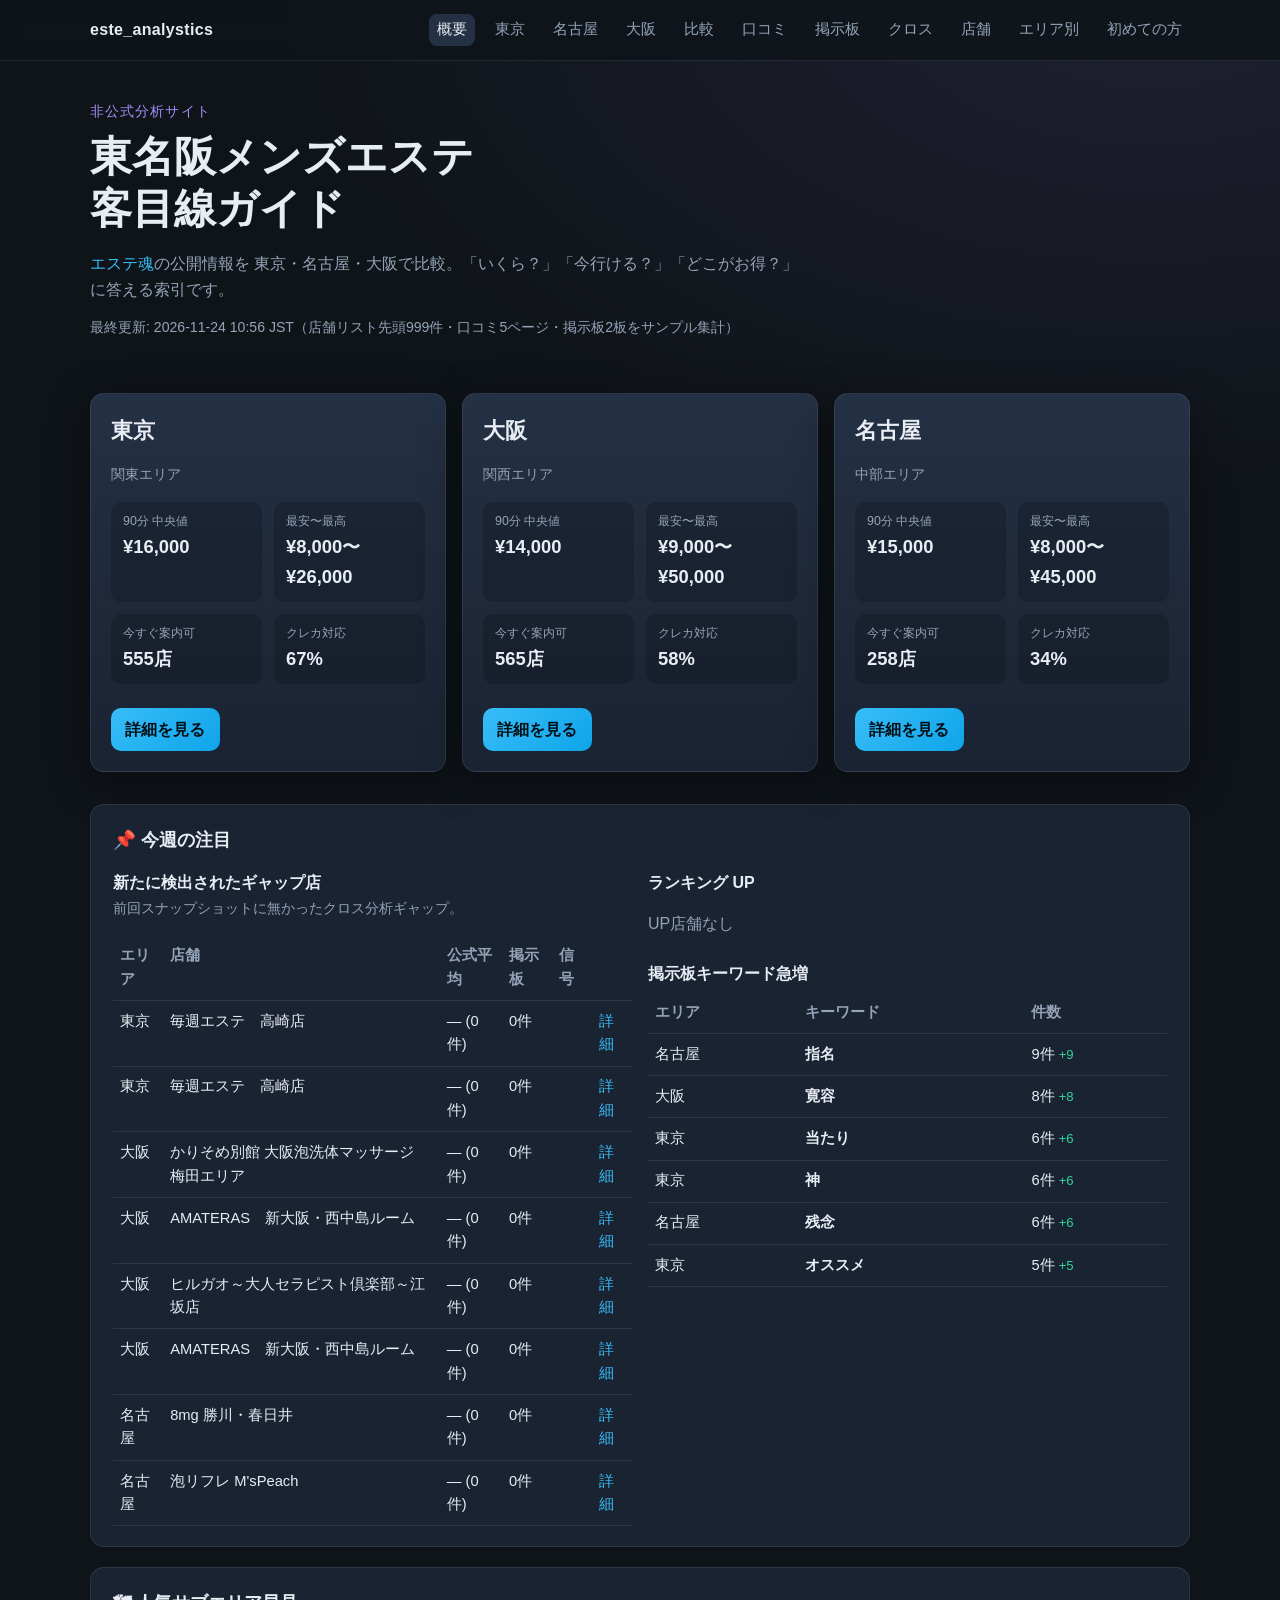
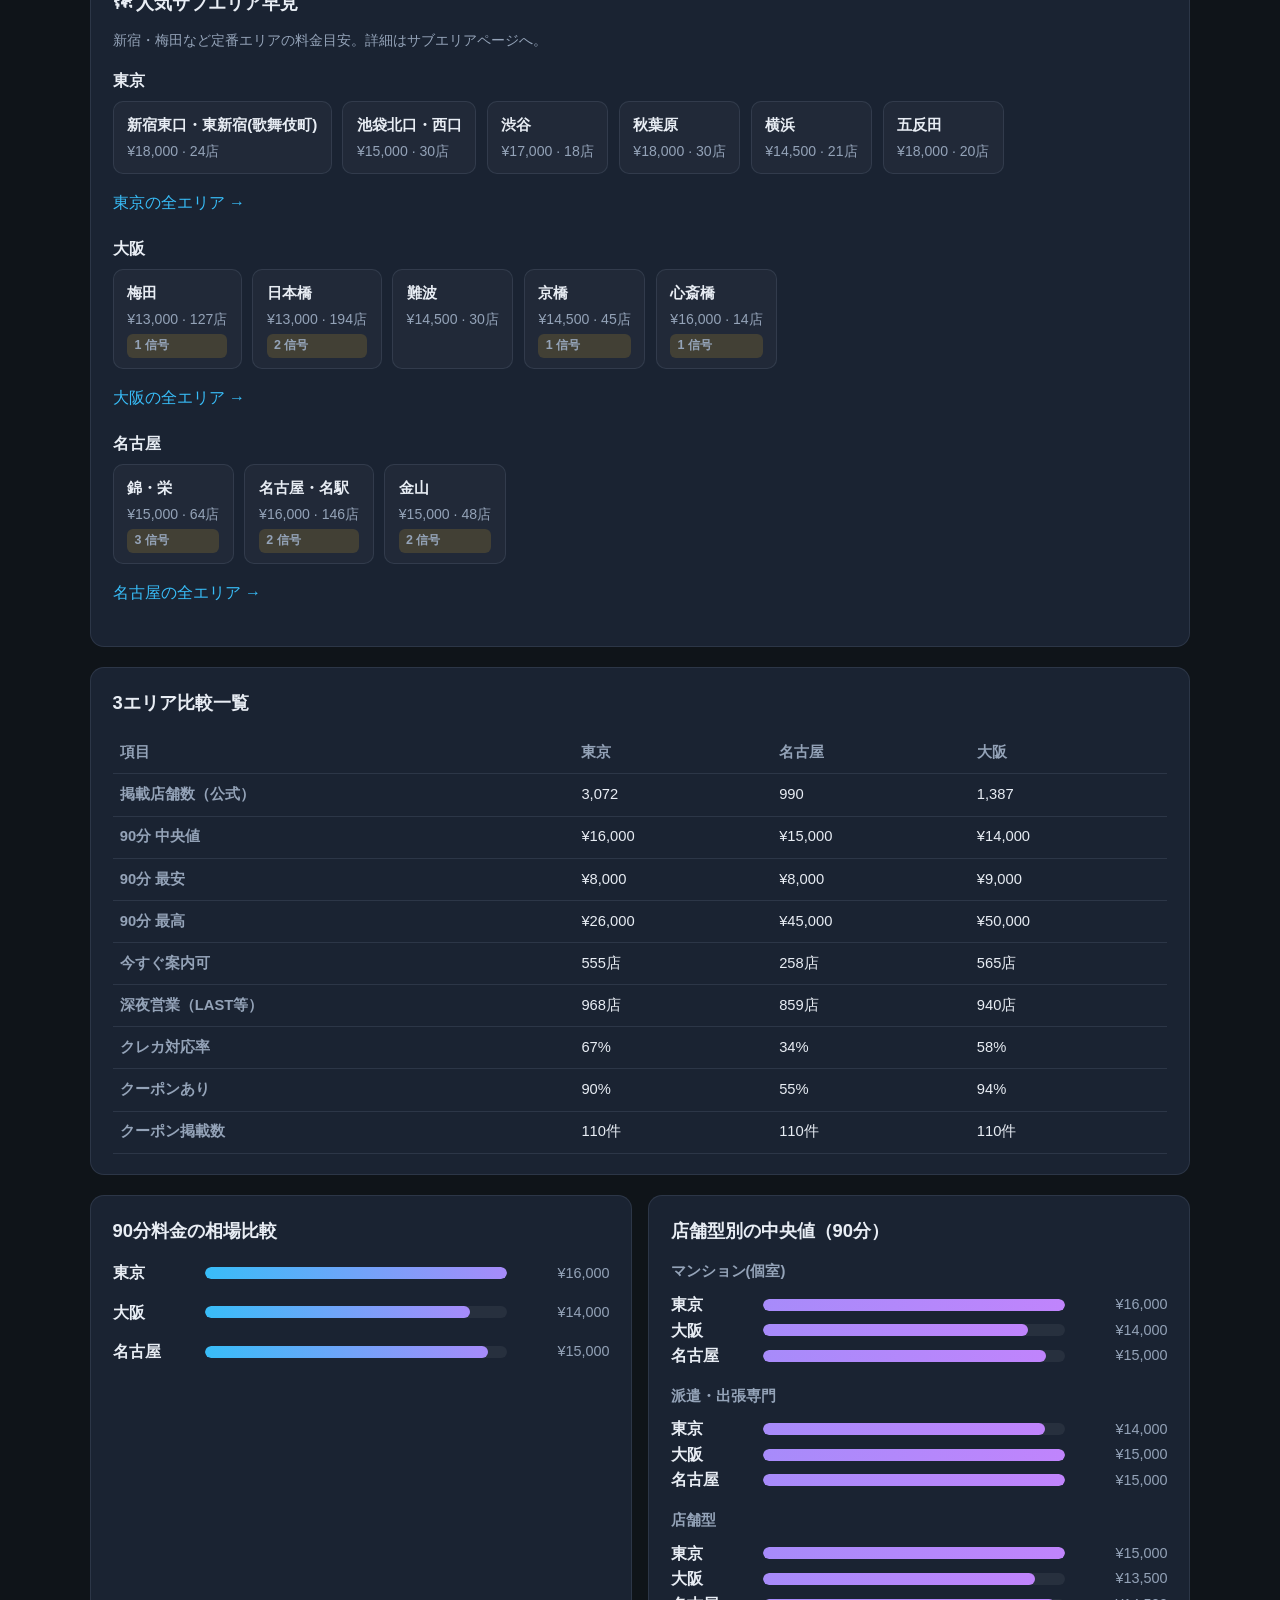
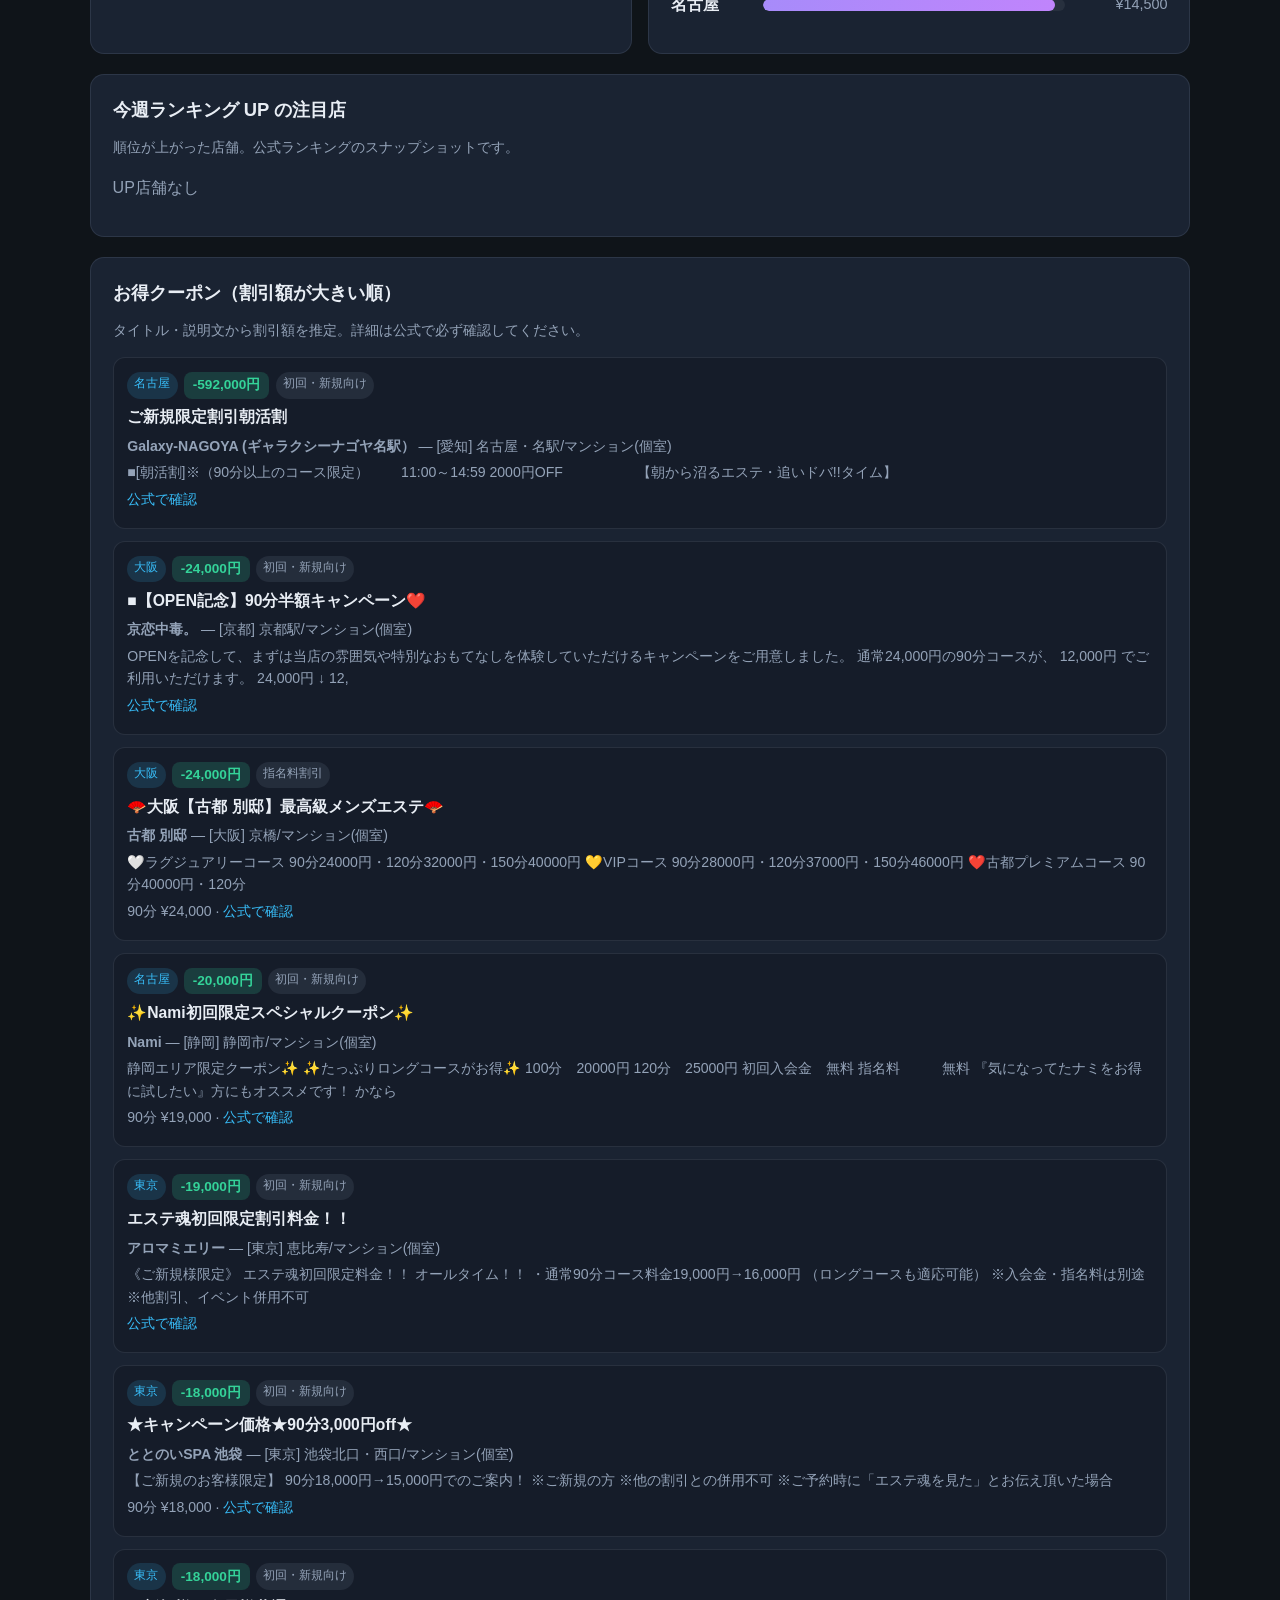
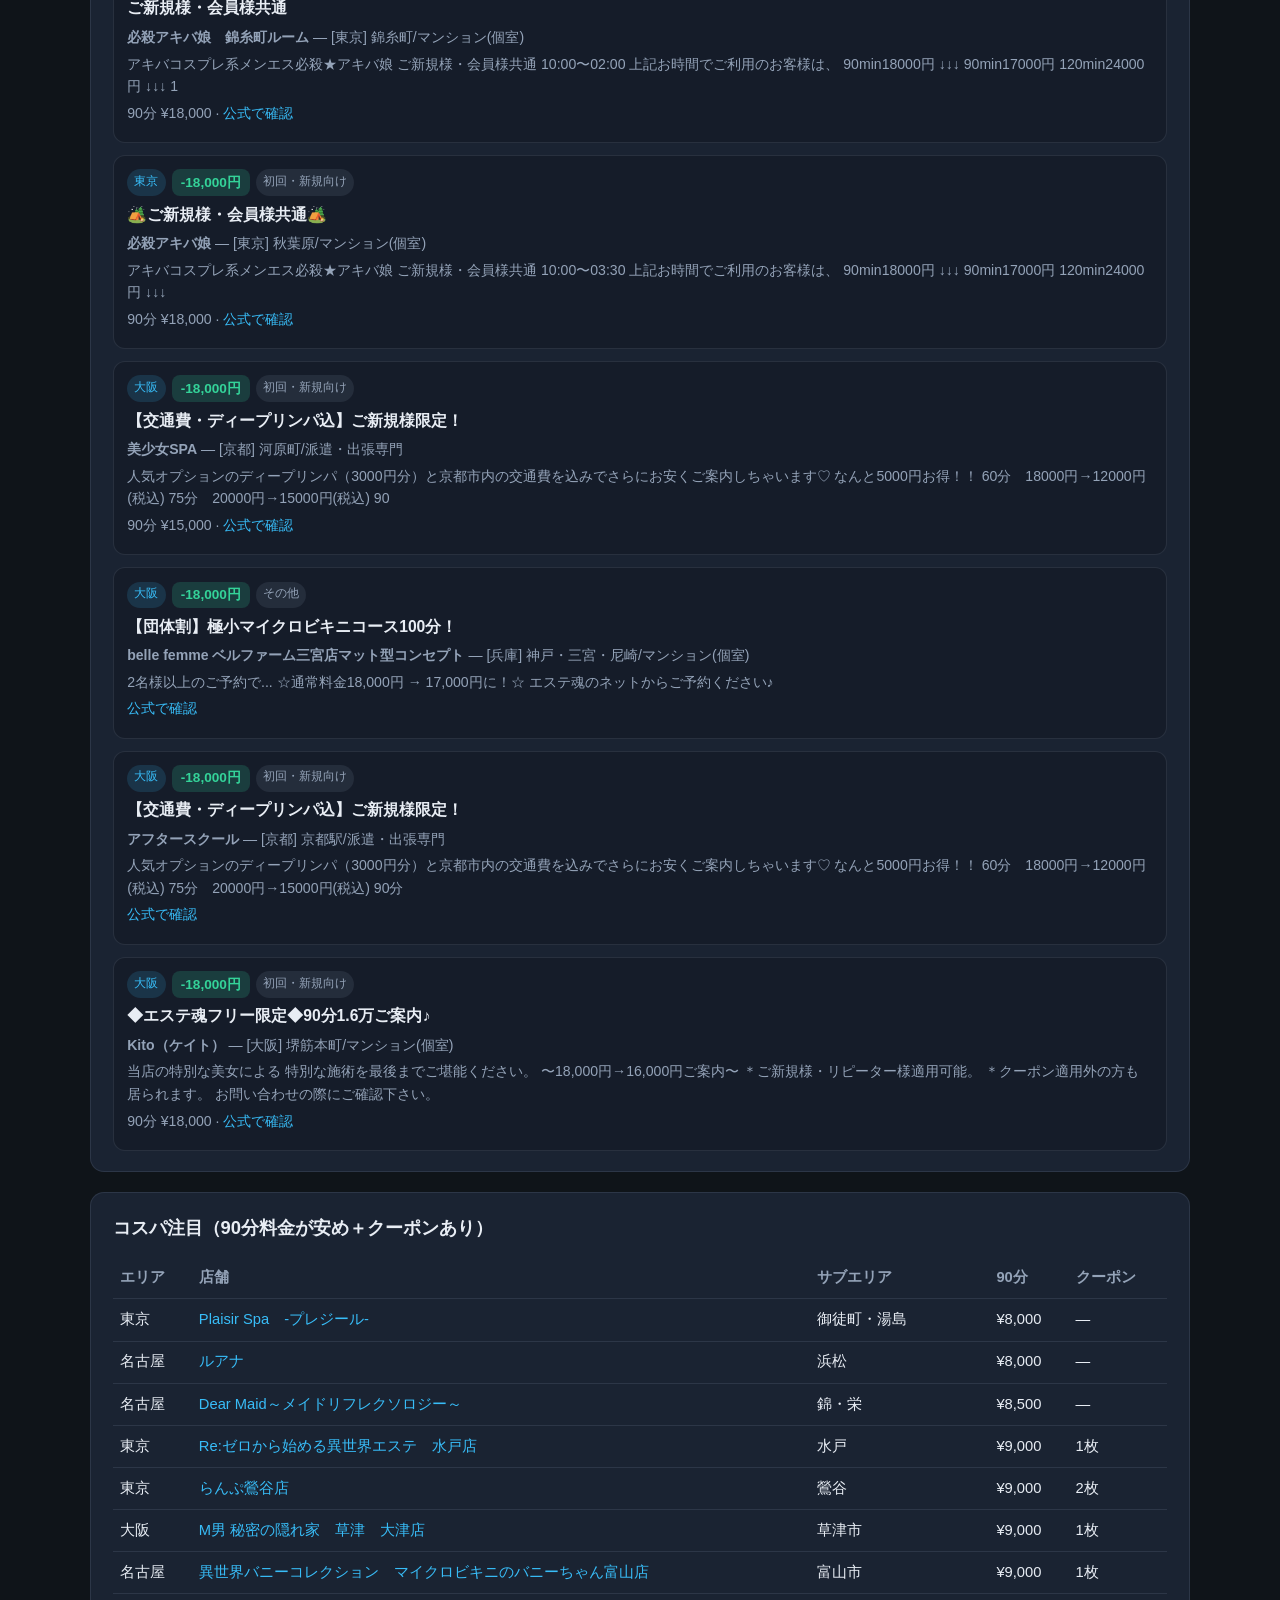
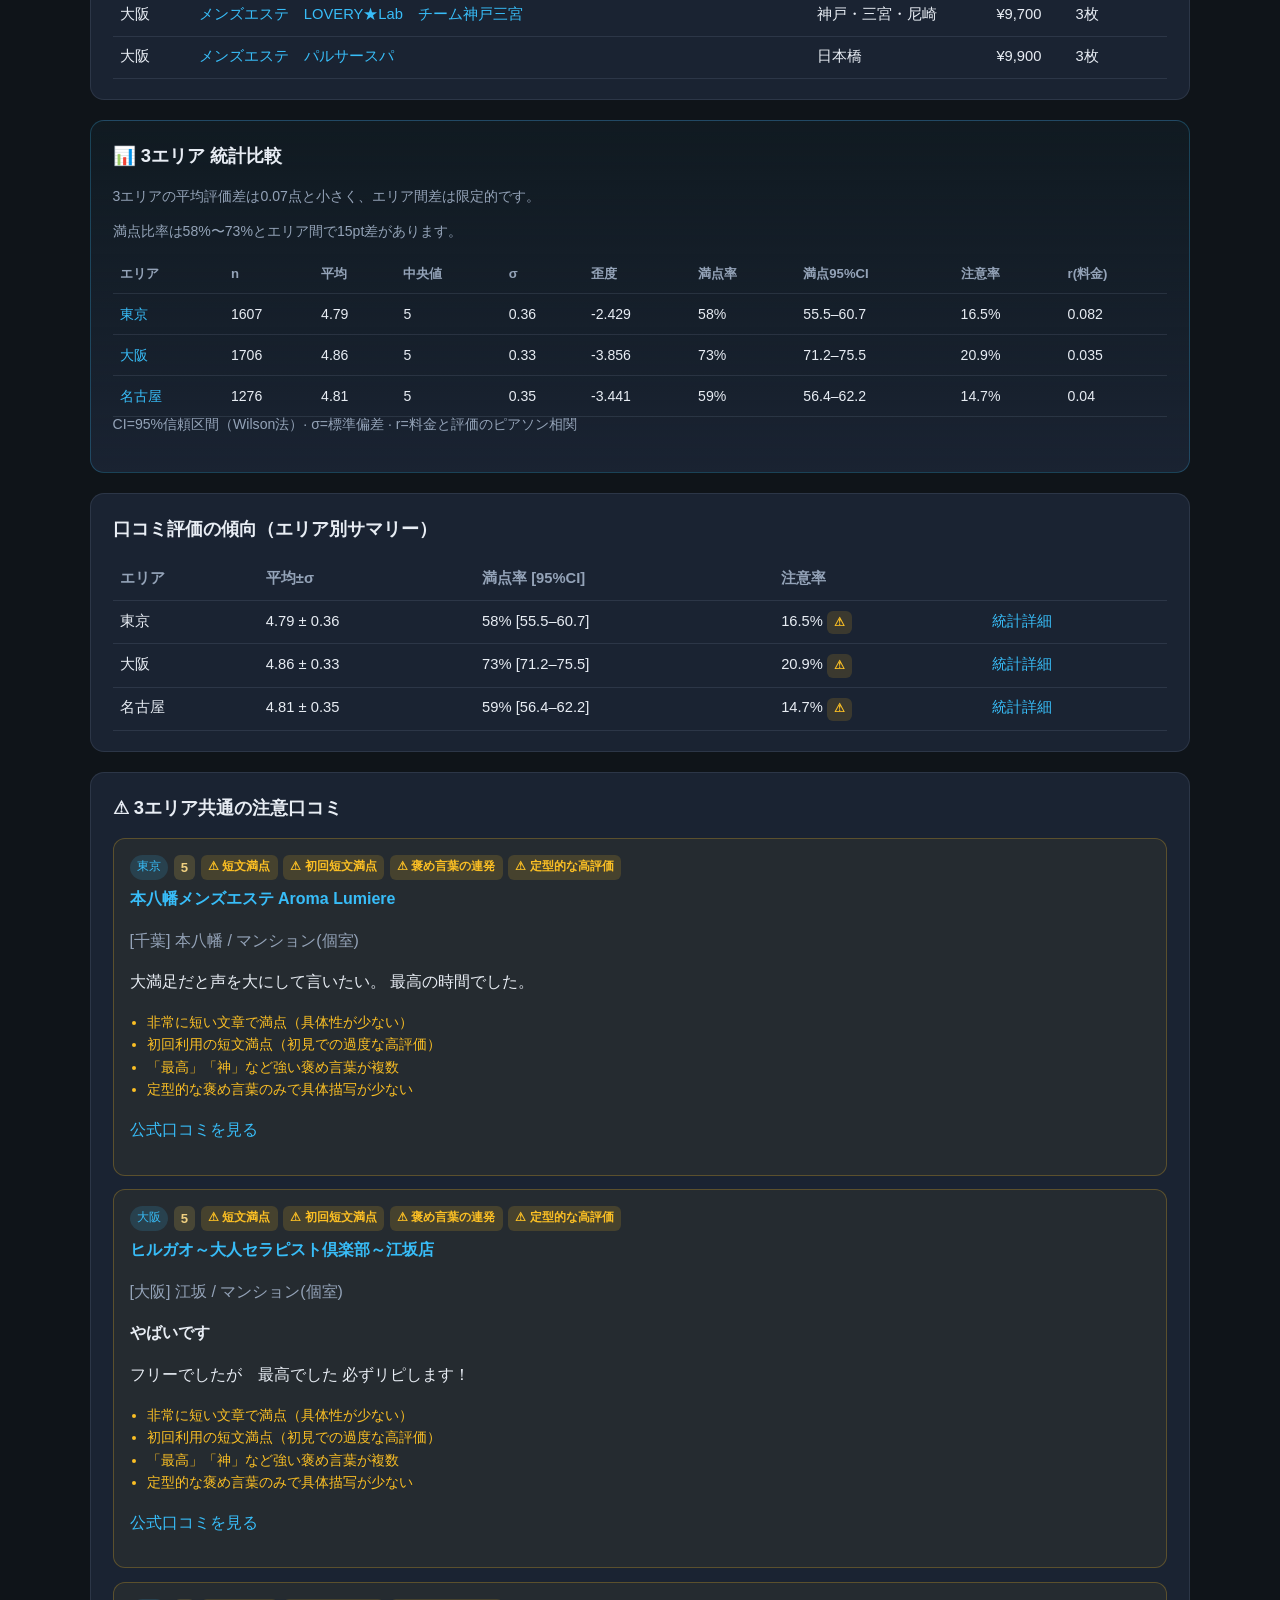
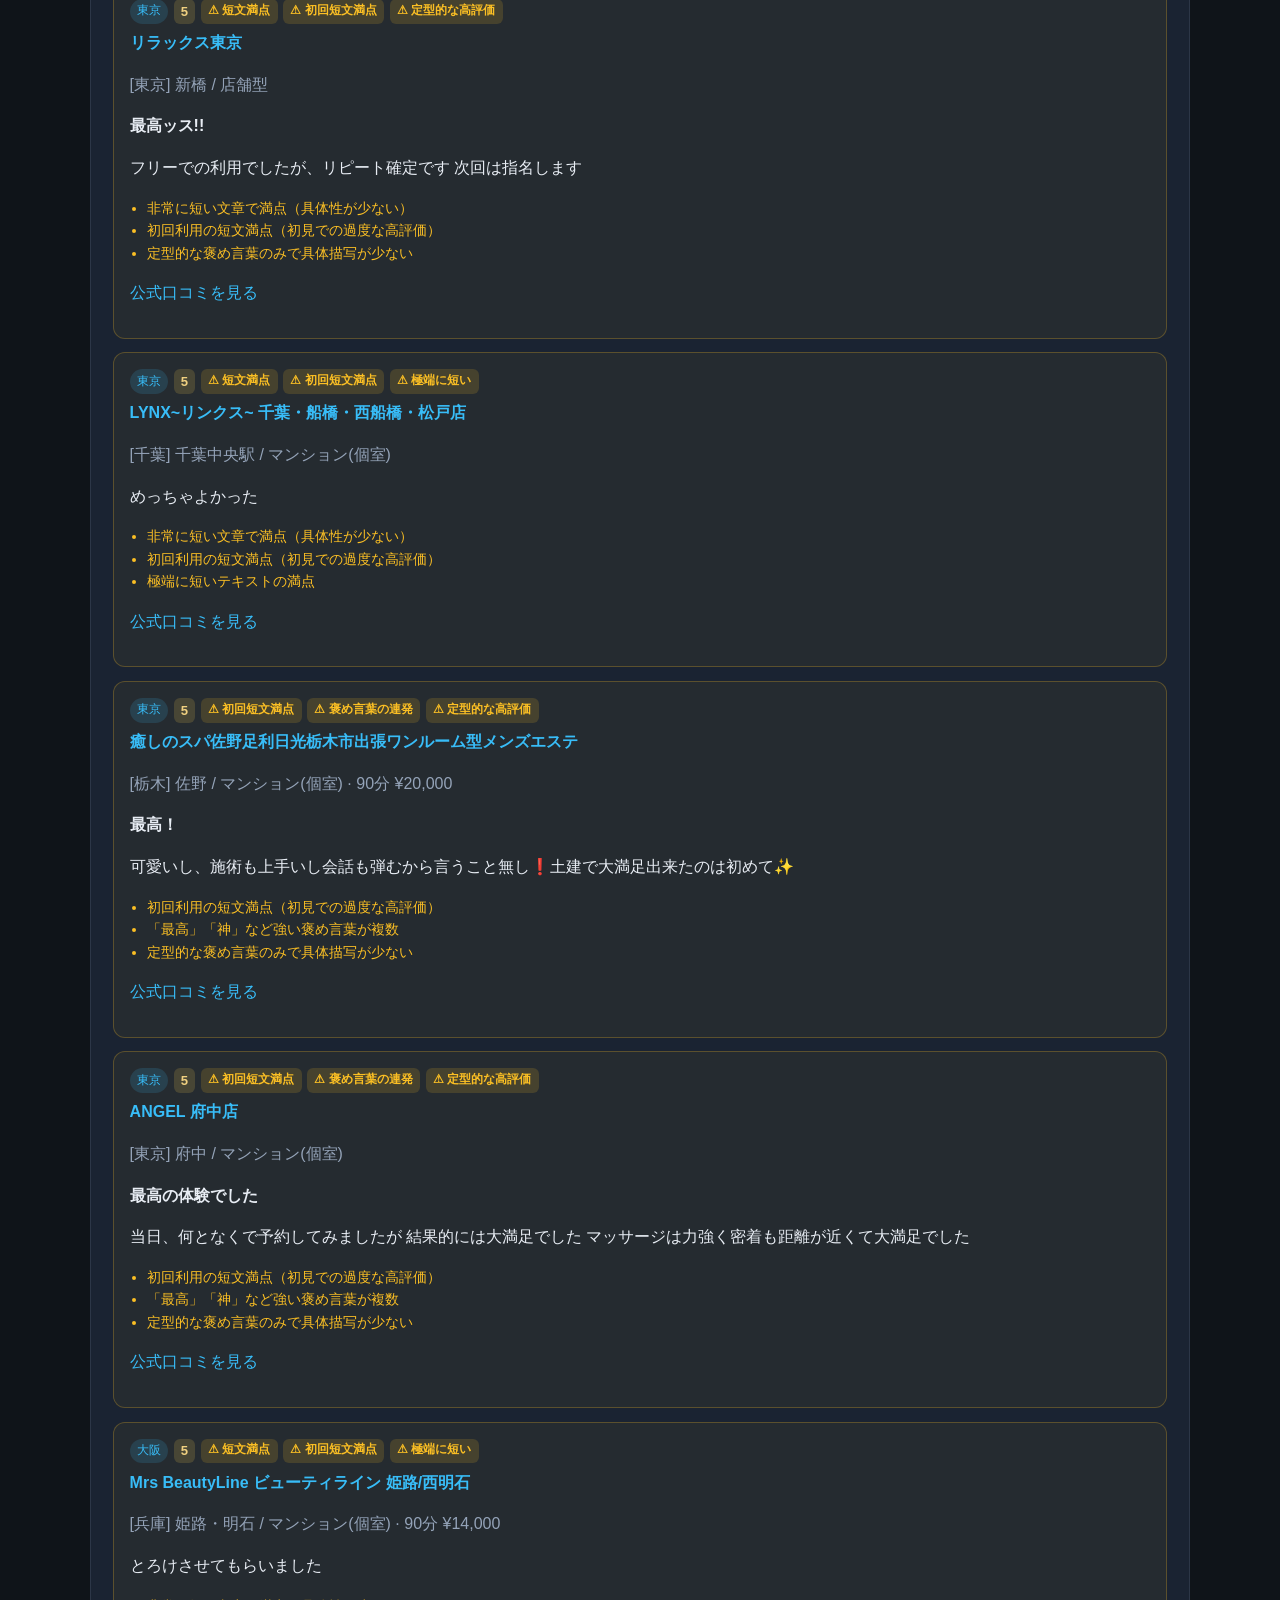
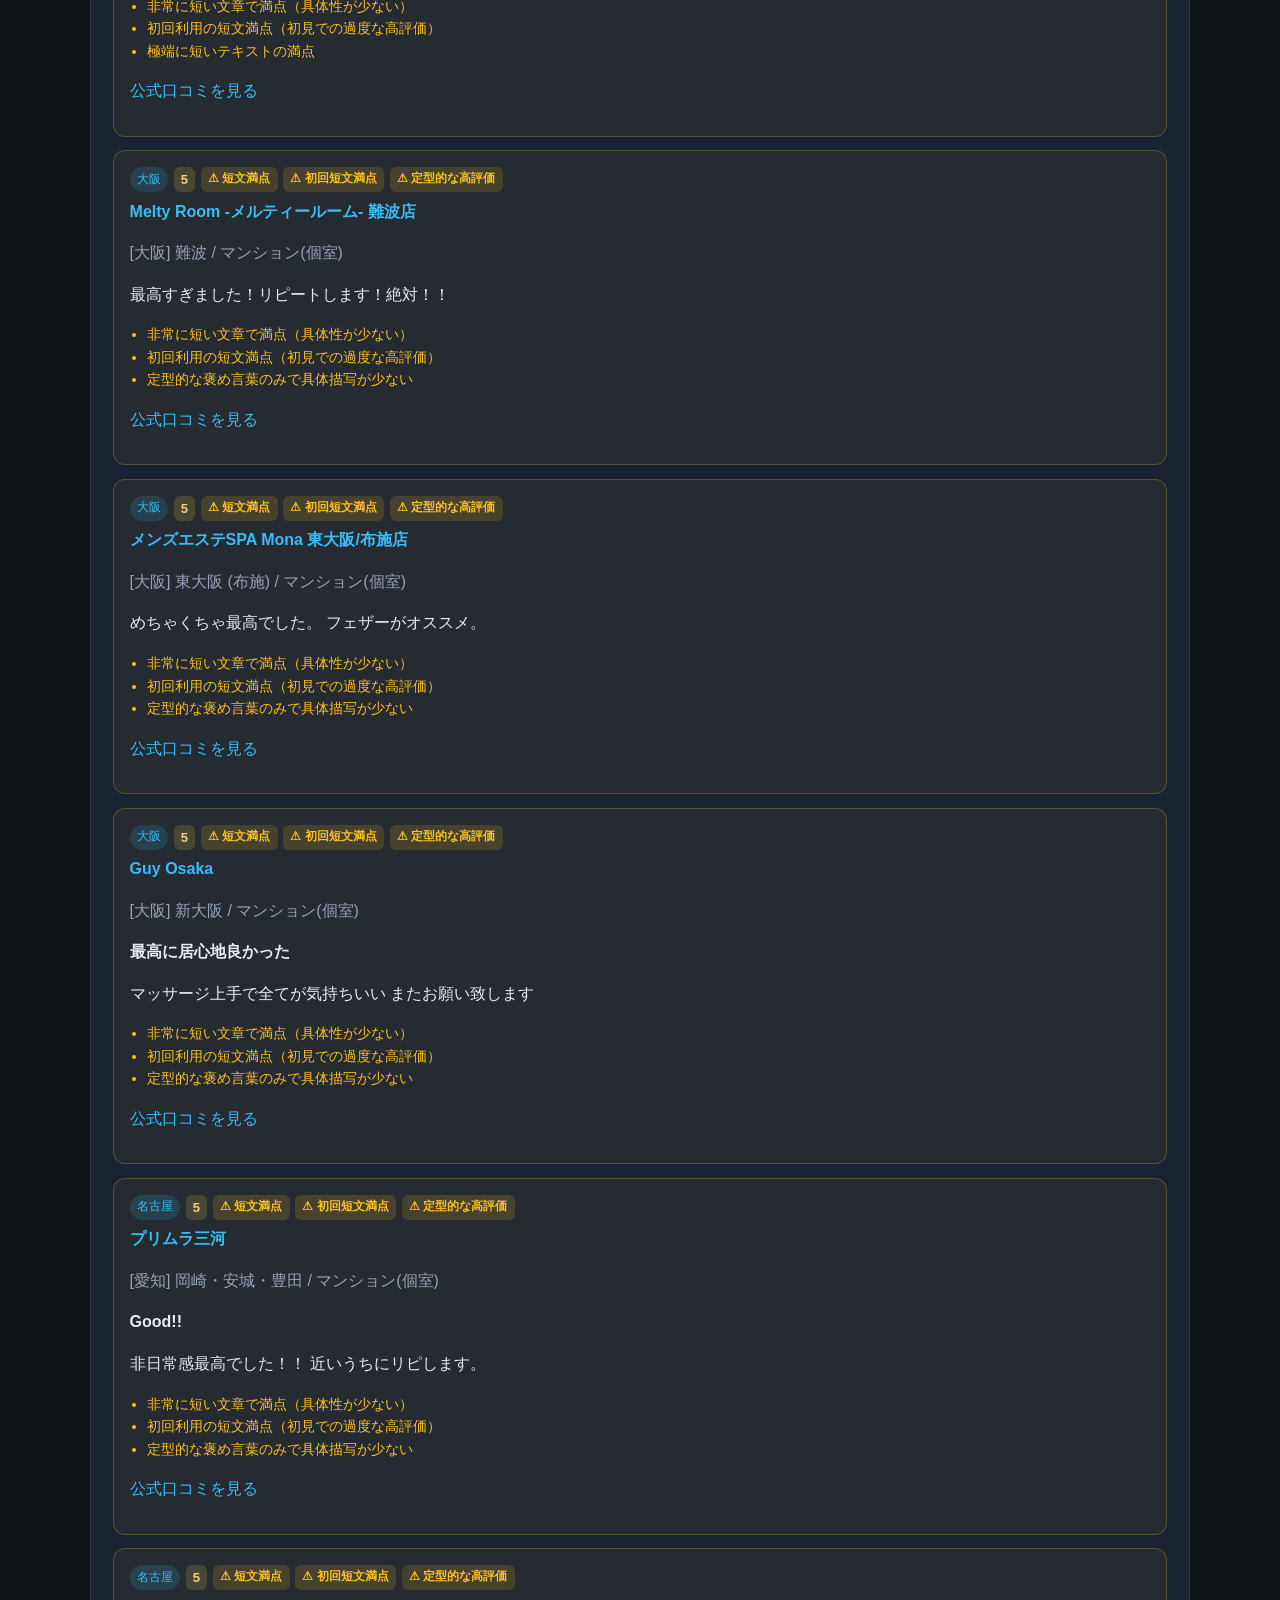
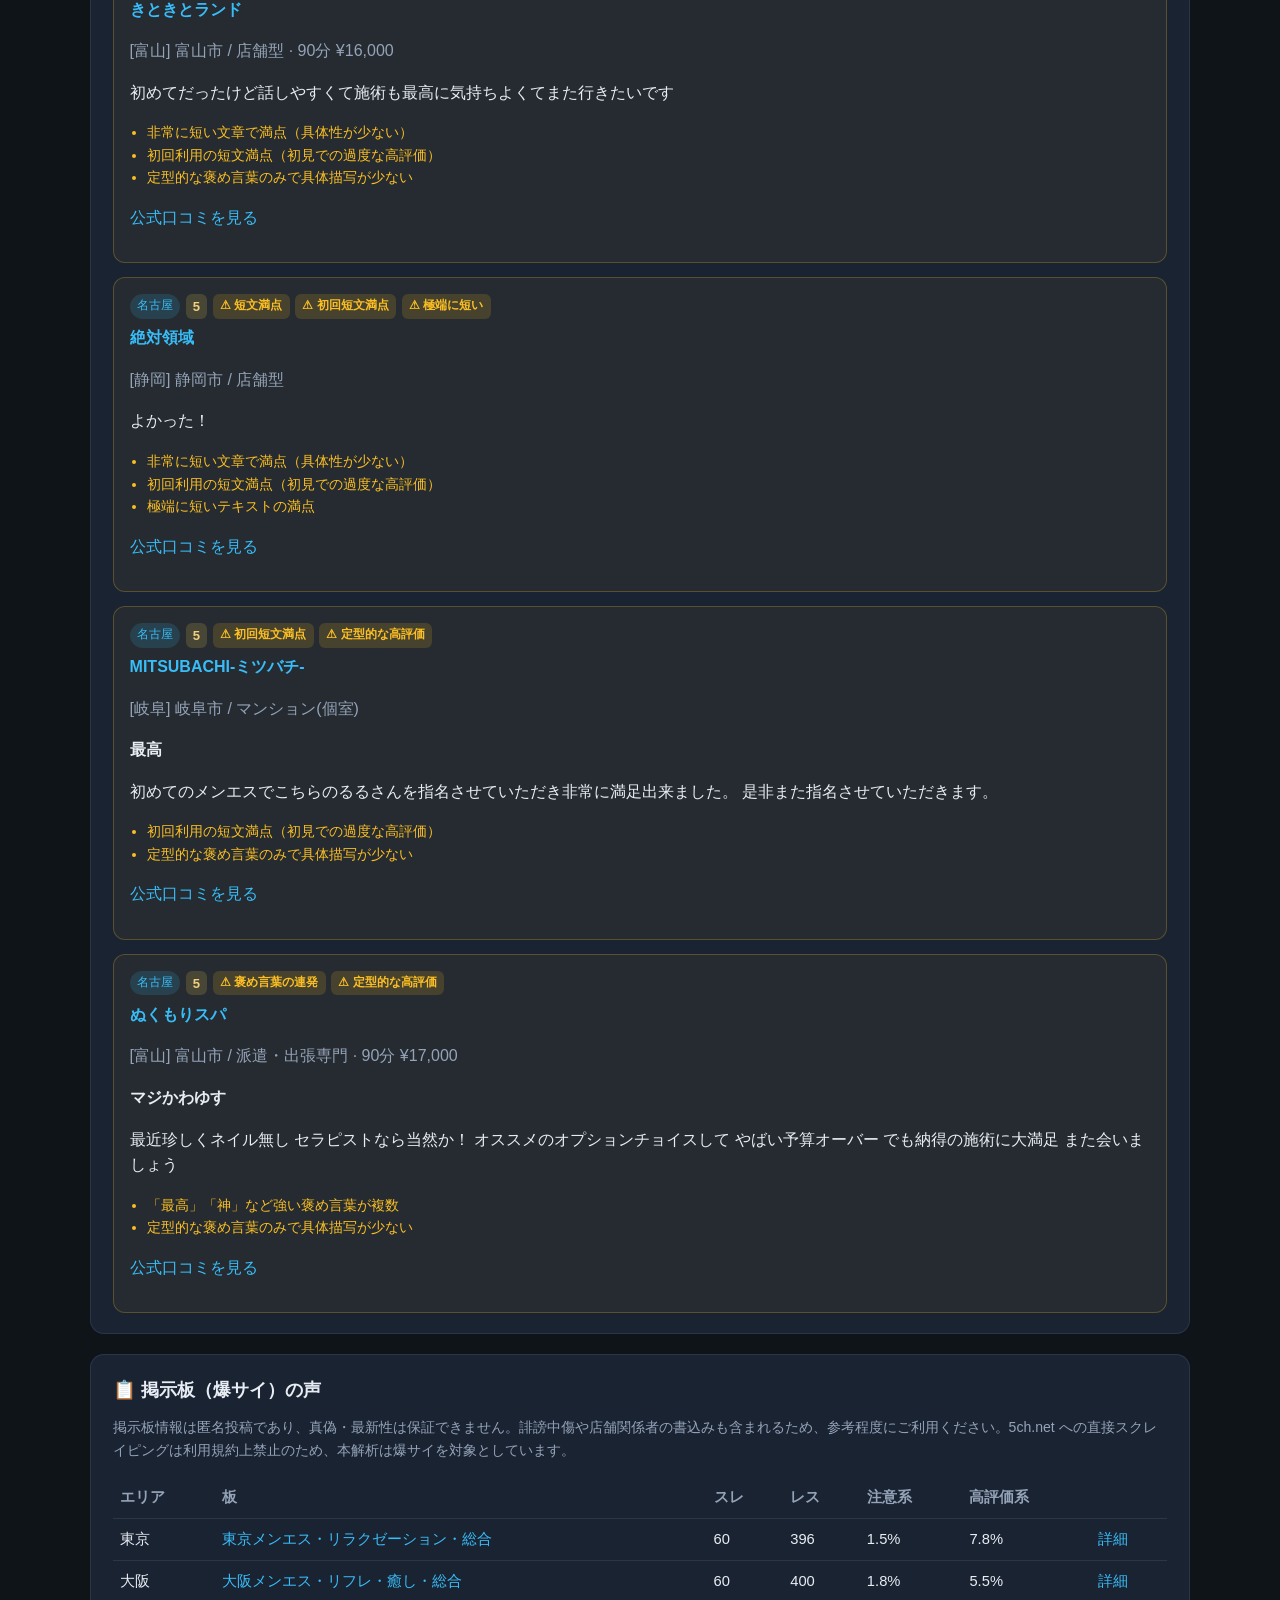
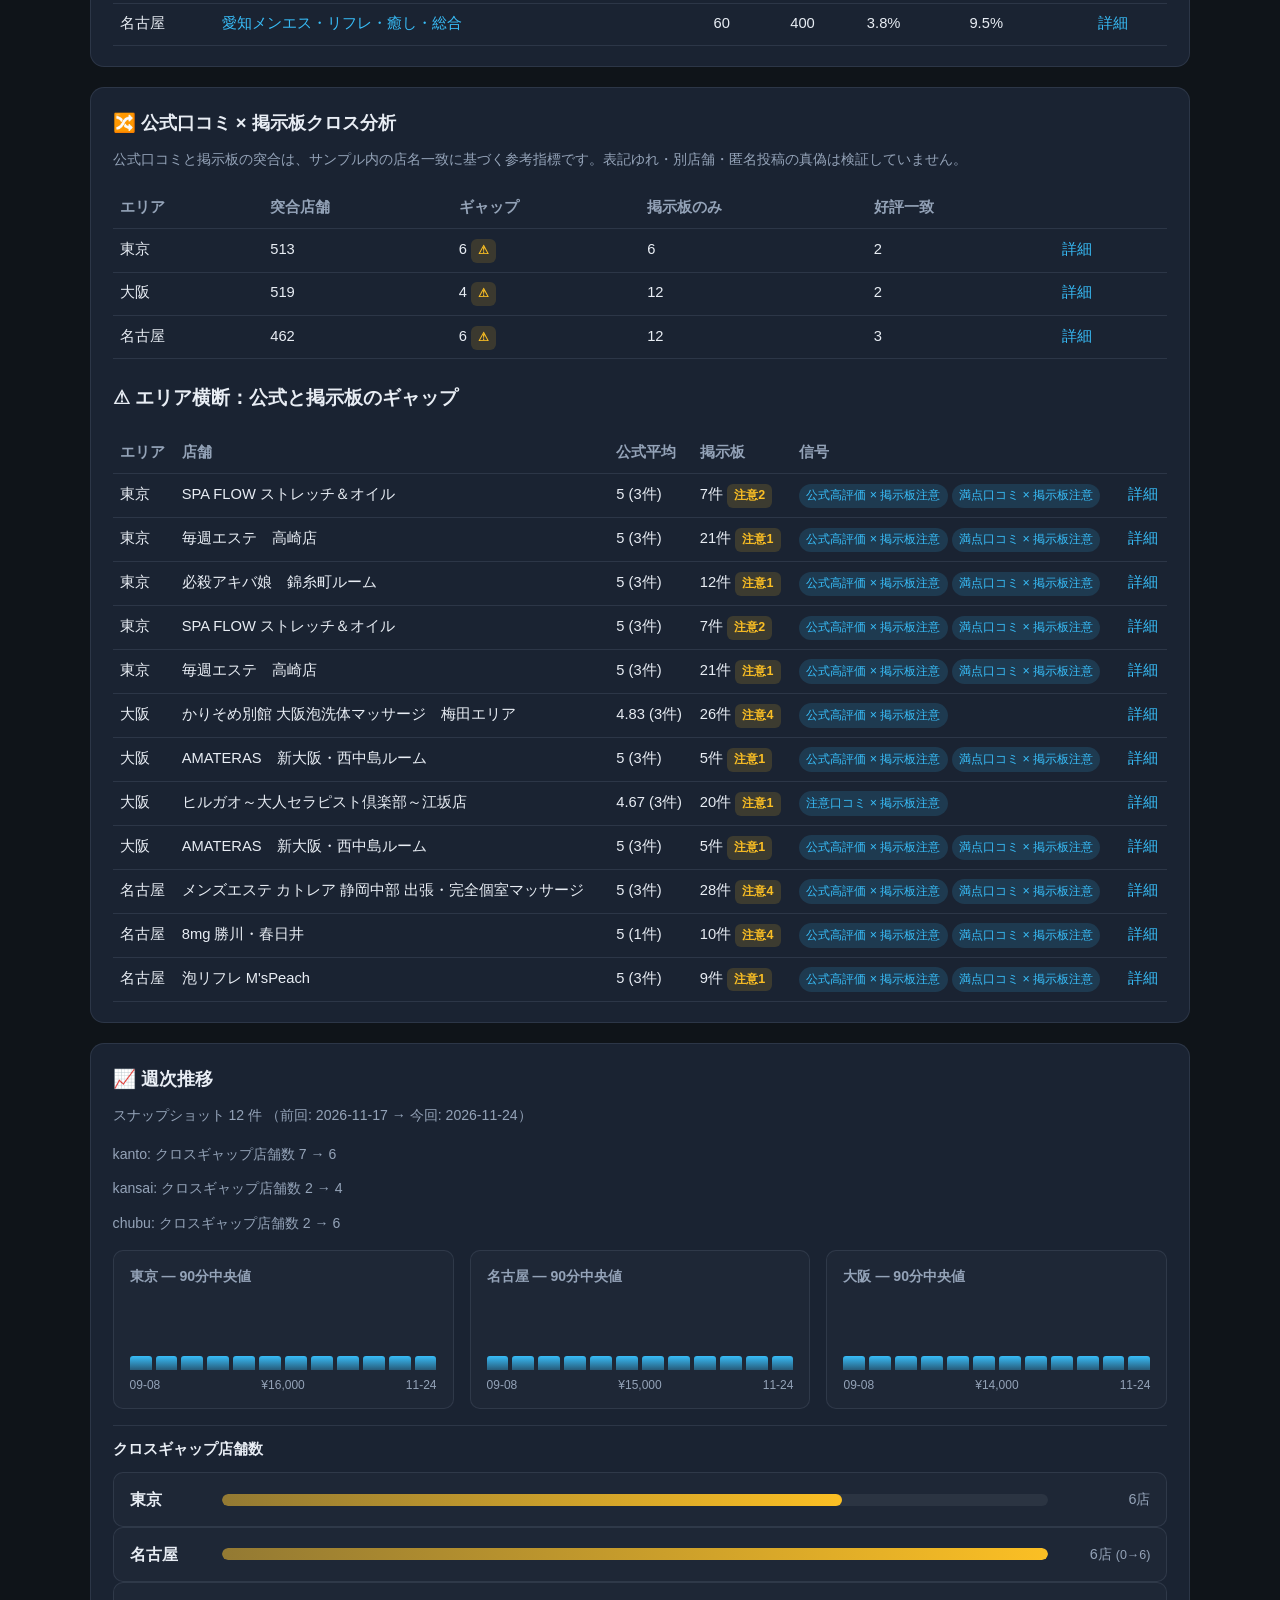
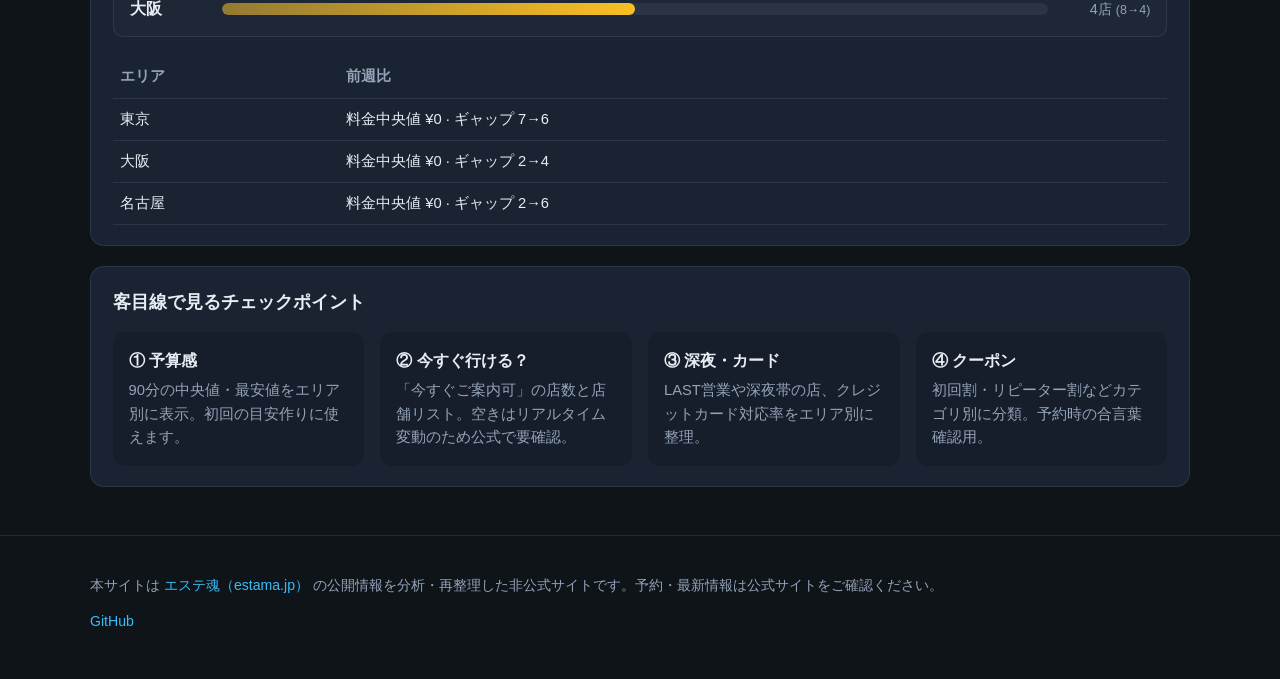
<file: docs/index.html>
<!DOCTYPE html>
<html lang="ja">
<head>
  <meta charset="UTF-8">
  <meta name="viewport" content="width=device-width, initial-scale=1.0">
  <title>エステ魂 東名阪エリア解析 | este_analystics</title>
  <meta name="description" content="エステ魂（estama.jp）の東京・名古屋・大阪を客目線で再整理。料金相場、今すぐ案内可、クーポン、口コミ・掲示板クロス分析を比較。">
  <link rel="canonical" href="https://jim-auto.github.io/este_analystics/">
  <meta property="og:title" content="エステ魂 東名阪エリア解析 | este_analystics">
  <meta property="og:description" content="東京・名古屋・大阪のメンズエステを客目線で比較。料金相場、クーポン、口コミ×掲示板クロス分析。">
  <meta property="og:url" content="https://jim-auto.github.io/este_analystics/">
  <meta property="og:type" content="website">
  <meta property="og:locale" content="ja_JP">
  <meta name="twitter:card" content="summary">
  <link rel="stylesheet" href="css/style.css">
</head>
<body>
  <header class="site-header">
    <div class="container header-inner">
      <a class="logo" href="index.html">este_analystics</a>
      <nav class="nav">
        <a href="index.html" class="active">概要</a>
        <a href="area.html?region=kanto">東京</a>
        <a href="area.html?region=chubu">名古屋</a>
        <a href="area.html?region=kansai">大阪</a>
        <a href="compare.html">比較</a>
        <a href="reviews.html?region=kanto">口コミ</a>
        <a href="bbs.html?region=kanto">掲示板</a>
        <a href="cross.html?region=kanto">クロス</a>
        <a href="shops.html?region=kanto">店舗</a>
        <a href="subareas.html?region=kanto">エリア別</a>
        <a href="guide.html">初めての方</a>
      </nav>
    </div>
  </header>

  <main class="container">
    <section class="hero">
      <p class="eyebrow">非公式分析サイト</p>
      <h1>東名阪メンズエステ<br>客目線ガイド</h1>
      <p class="lead">
        <a href="https://estama.jp/" target="_blank" rel="noopener">エステ魂</a>の公開情報を
        東京・名古屋・大阪で比較。「いくら？」「今行ける？」「どこがお得？」に答える索引です。
      </p>
      <p class="updated" id="updated-at">データ読込中…</p>
    </section>

    <section class="cards" id="region-cards"></section>

    <section id="digest-section"></section>

    <section id="featured-section"></section>

    <section class="panel">
      <h2>3エリア比較一覧</h2>
      <div class="table-scroll">
        <table id="compare-table">
          <thead>
            <tr>
              <th>項目</th>
              <th>東京</th>
              <th>名古屋</th>
              <th>大阪</th>
            </tr>
          </thead>
          <tbody></tbody>
        </table>
      </div>
    </section>

    <section class="grid-2">
      <div class="panel">
        <h2>90分料金の相場比較</h2>
        <div class="chart-bars" id="price-chart"></div>
      </div>
      <div class="panel">
        <h2>店舗型別の中央値（90分）</h2>
        <div id="type-chart"></div>
      </div>
    </section>

    <section class="panel">
      <h2>今週ランキング UP の注目店</h2>
      <p class="section-note">順位が上がった店舗。公式ランキングのスナップショットです。</p>
      <div id="ranking-movers"></div>
    </section>

    <section class="panel">
      <h2>お得クーポン（割引額が大きい順）</h2>
      <p class="section-note">タイトル・説明文から割引額を推定。詳細は公式で必ず確認してください。</p>
      <div class="coupon-list" id="best-coupons"></div>
    </section>

    <section class="panel">
      <h2>コスパ注目（90分料金が安め＋クーポンあり）</h2>
      <div id="budget-picks"></div>
    </section>

    <section id="review-section"></section>

    <section id="bbs-section"></section>

    <section id="cross-section"></section>

    <section id="history-section"></section>

    <section class="panel">
      <h2>客目線で見るチェックポイント</h2>
      <div class="tips-grid">
        <article class="tip">
          <h3>① 予算感</h3>
          <p>90分の中央値・最安値をエリア別に表示。初回の目安作りに使えます。</p>
        </article>
        <article class="tip">
          <h3>② 今すぐ行ける？</h3>
          <p>「今すぐご案内可」の店数と店舗リスト。空きはリアルタイム変動のため公式で要確認。</p>
        </article>
        <article class="tip">
          <h3>③ 深夜・カード</h3>
          <p>LAST営業や深夜帯の店、クレジットカード対応率をエリア別に整理。</p>
        </article>
        <article class="tip">
          <h3>④ クーポン</h3>
          <p>初回割・リピーター割などカテゴリ別に分類。予約時の合言葉確認用。</p>
        </article>
      </div>
    </section>
  </main>

  <footer class="site-footer">
    <div class="container">
      <p>
        本サイトは <a href="https://estama.jp/" target="_blank" rel="noopener">エステ魂（estama.jp）</a>
        の公開情報を分析・再整理した非公式サイトです。予約・最新情報は公式サイトをご確認ください。
      </p>
      <p><a href="https://github.com/jim-auto/este_analystics">GitHub</a></p>
    </div>
  </footer>

  <script src="js/utils.js"></script>
  <script src="js/render.js"></script>
  <script src="js/index.js"></script>
</body>
</html>
</file>
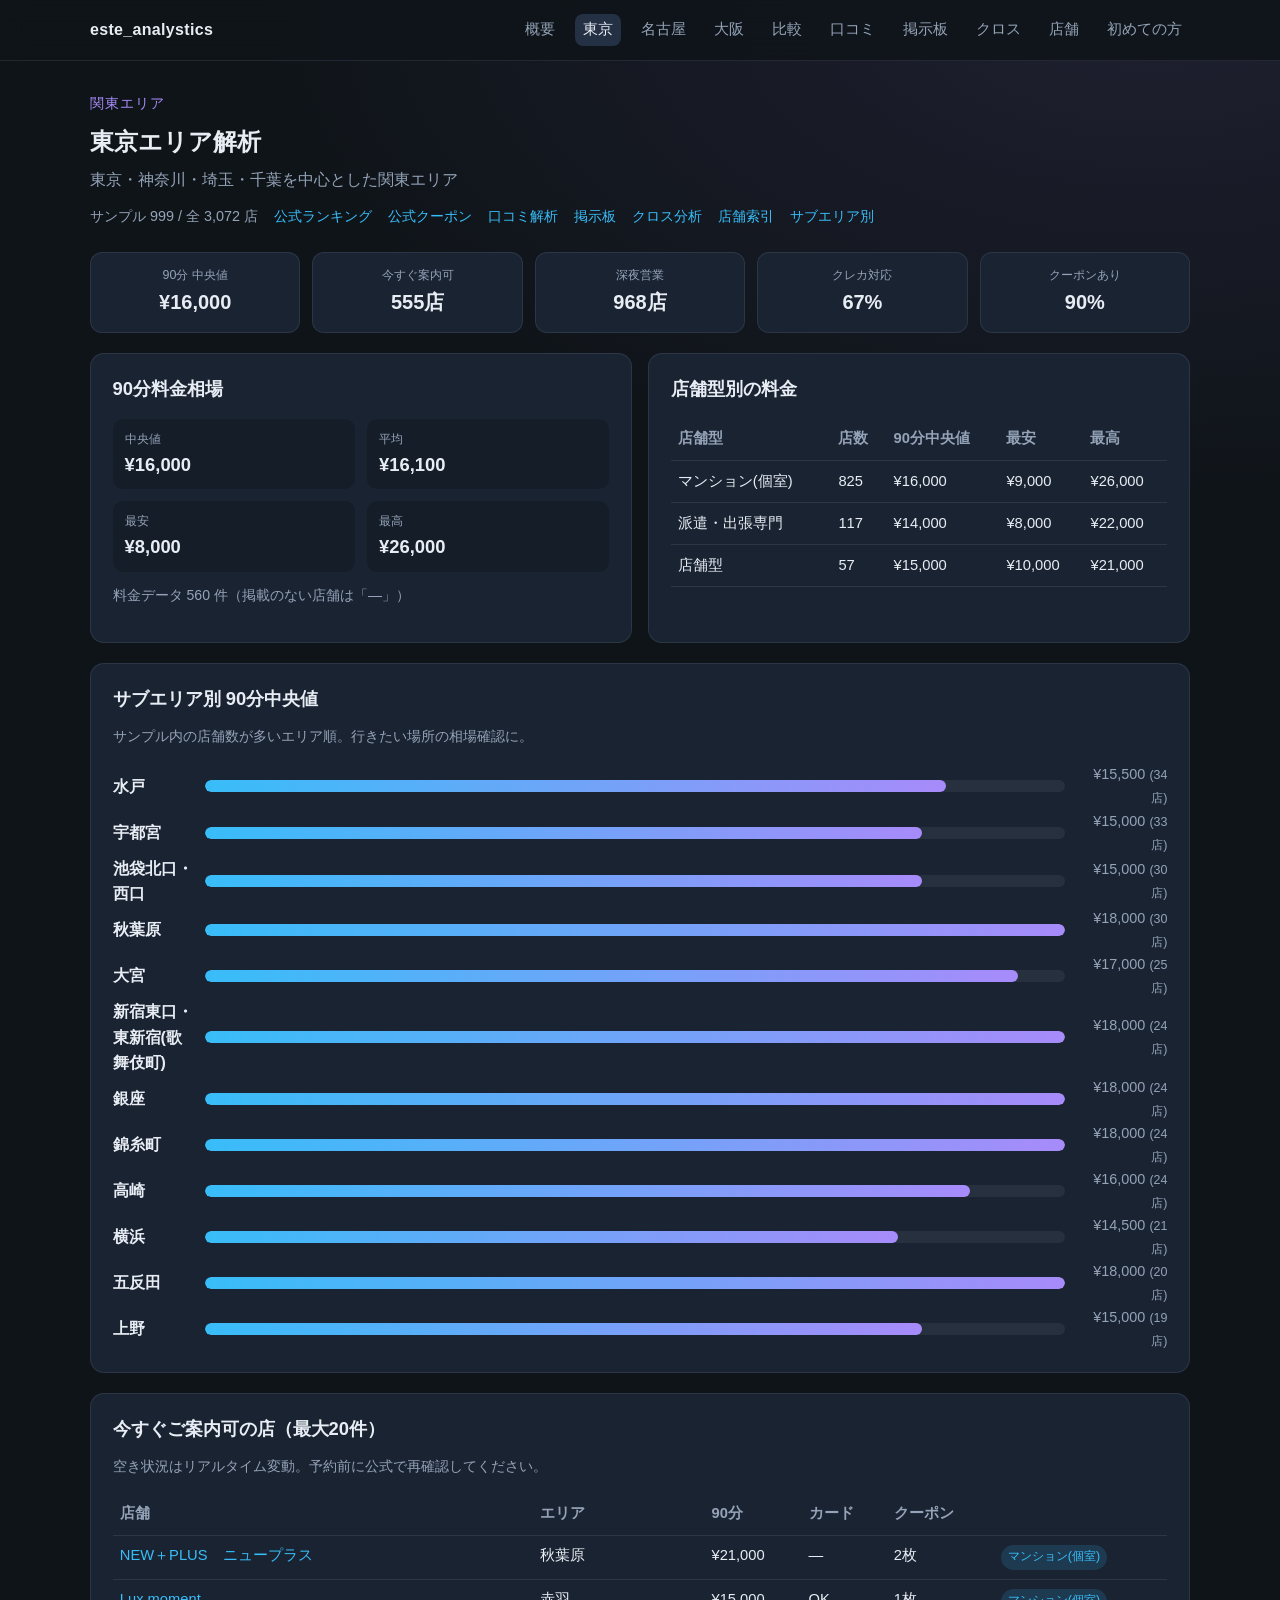
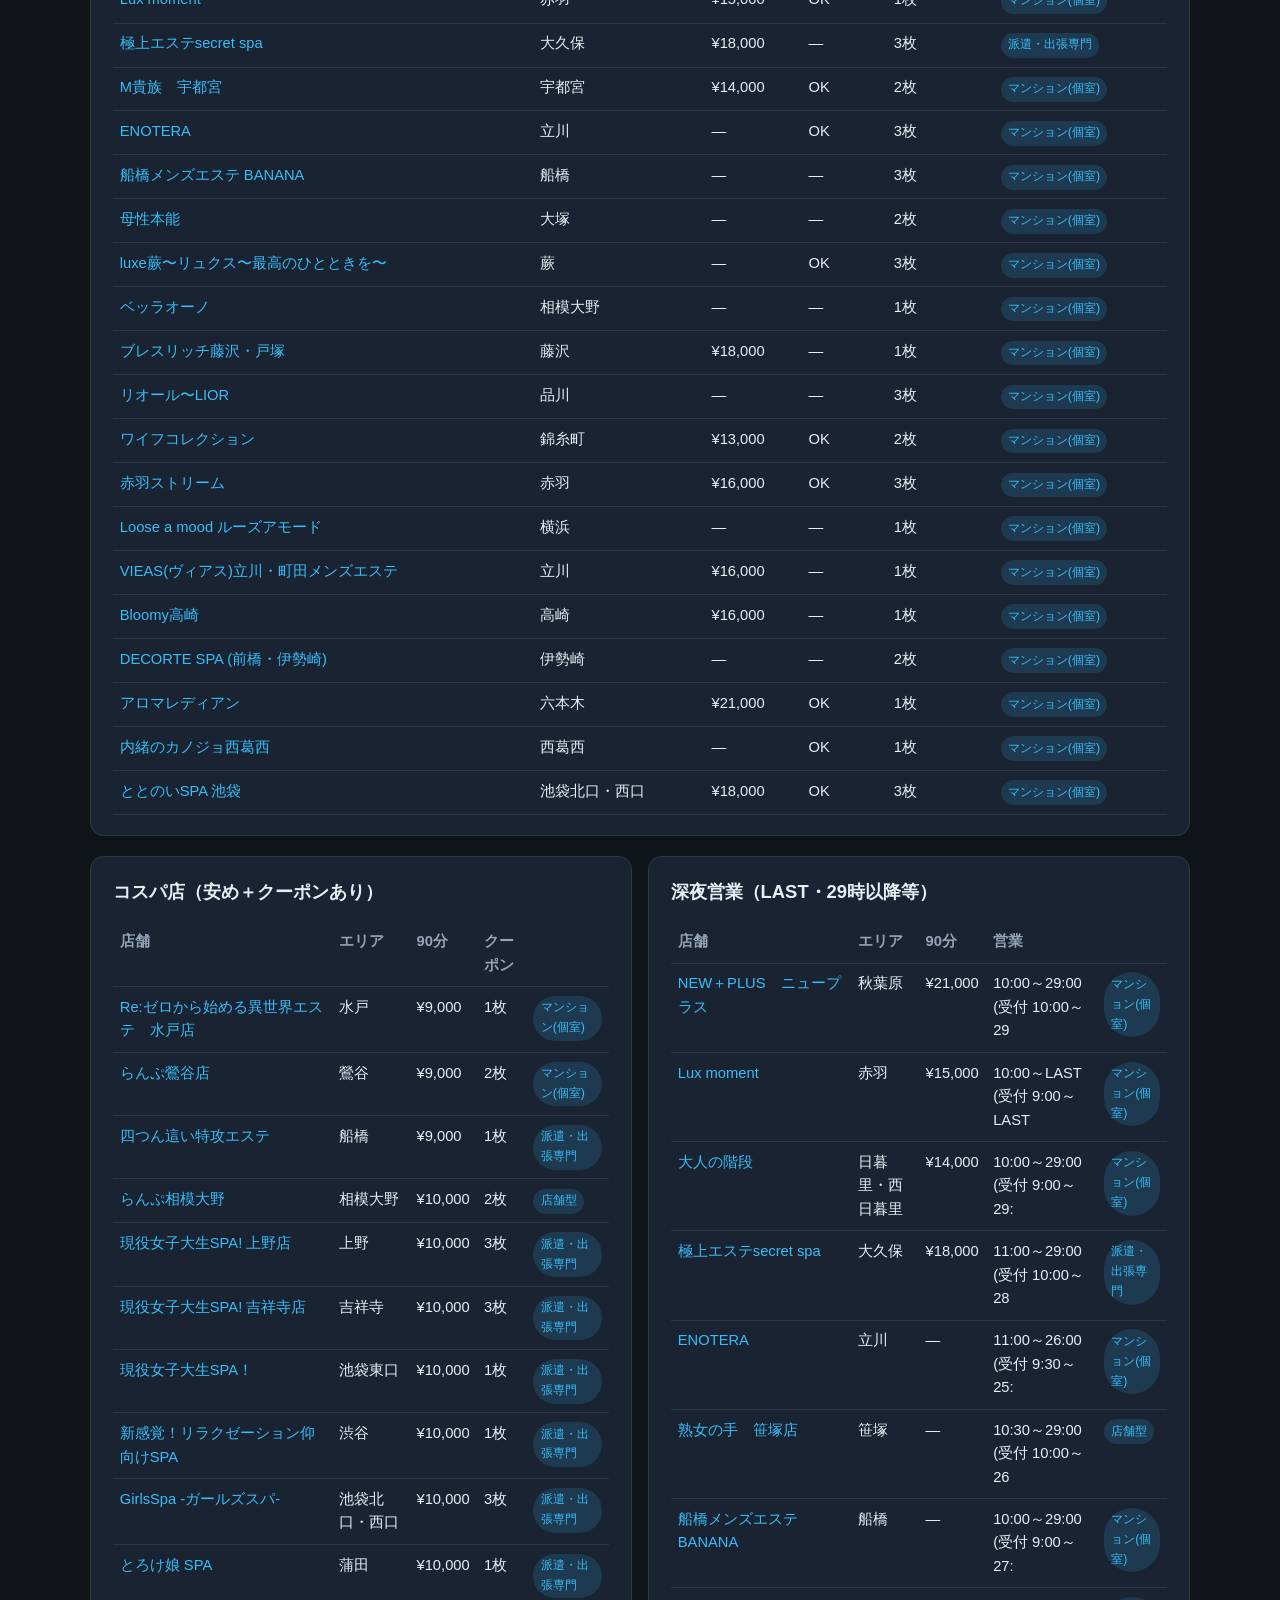
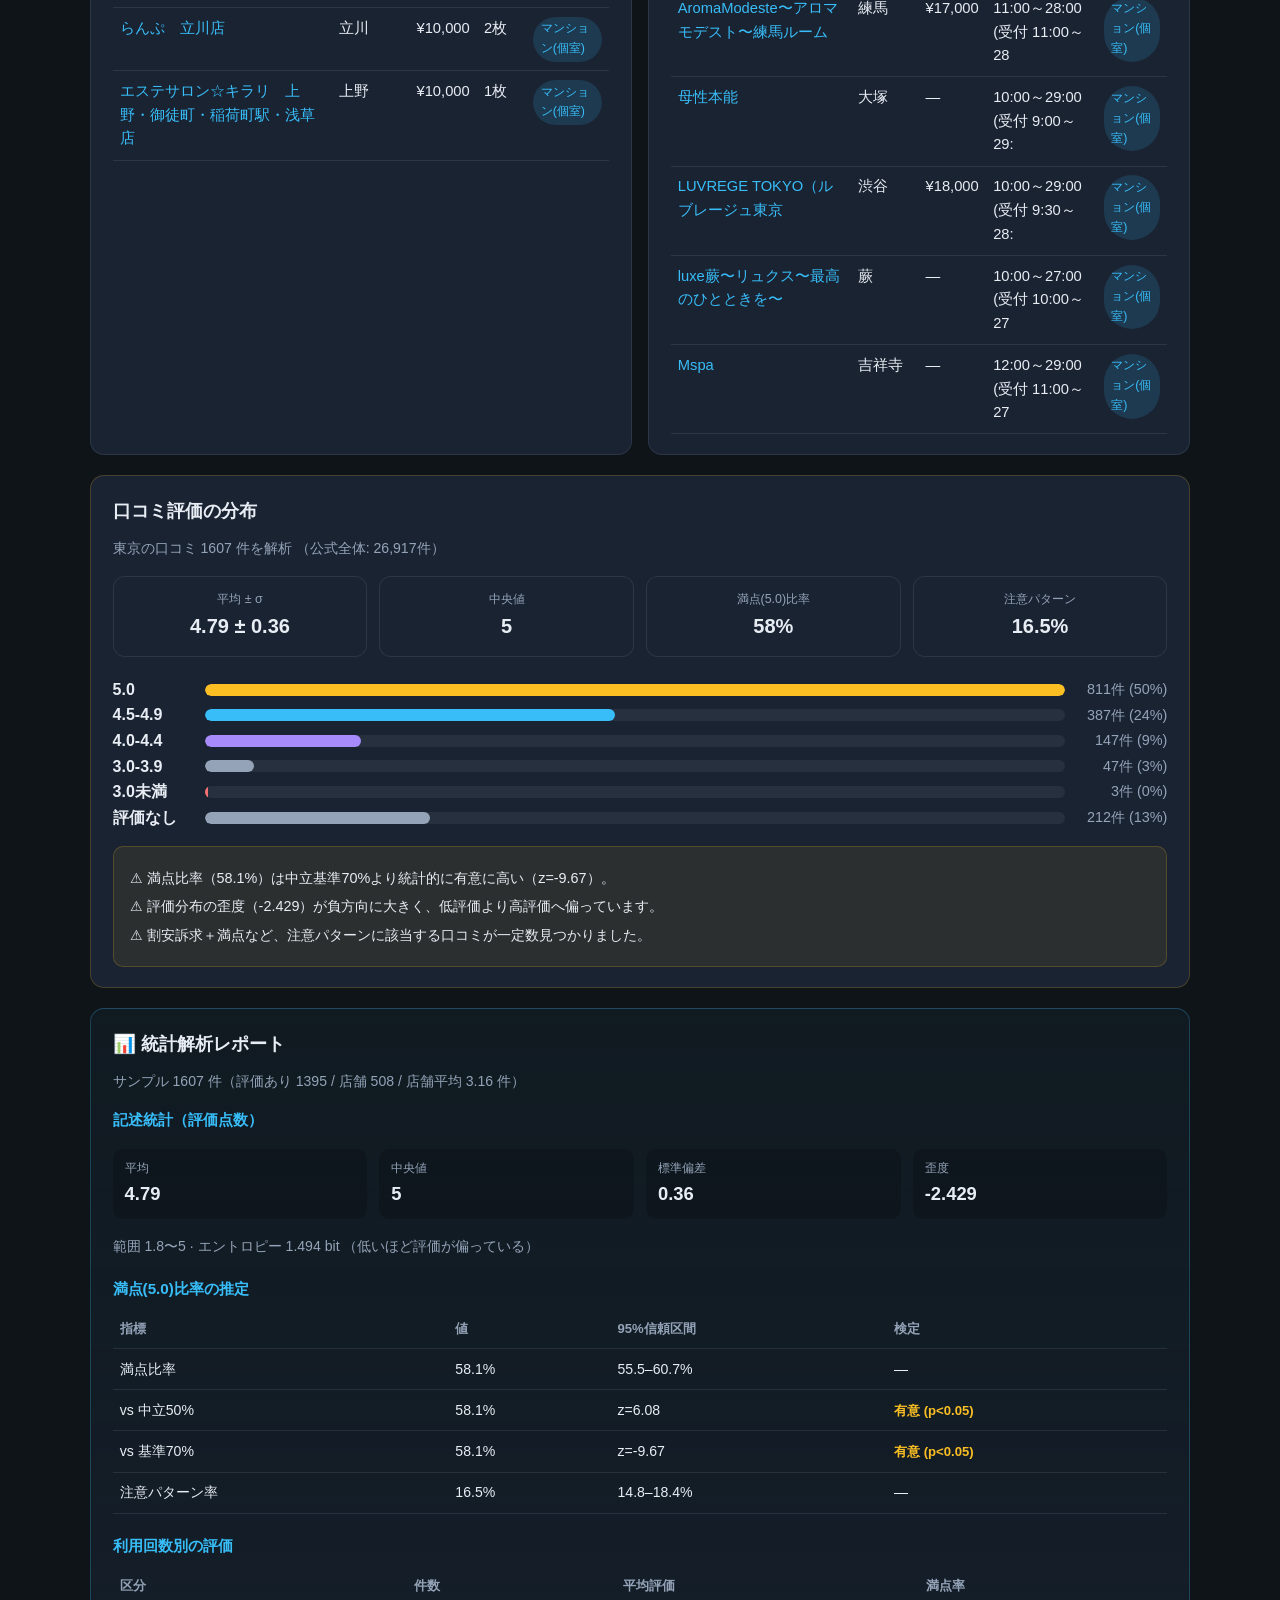
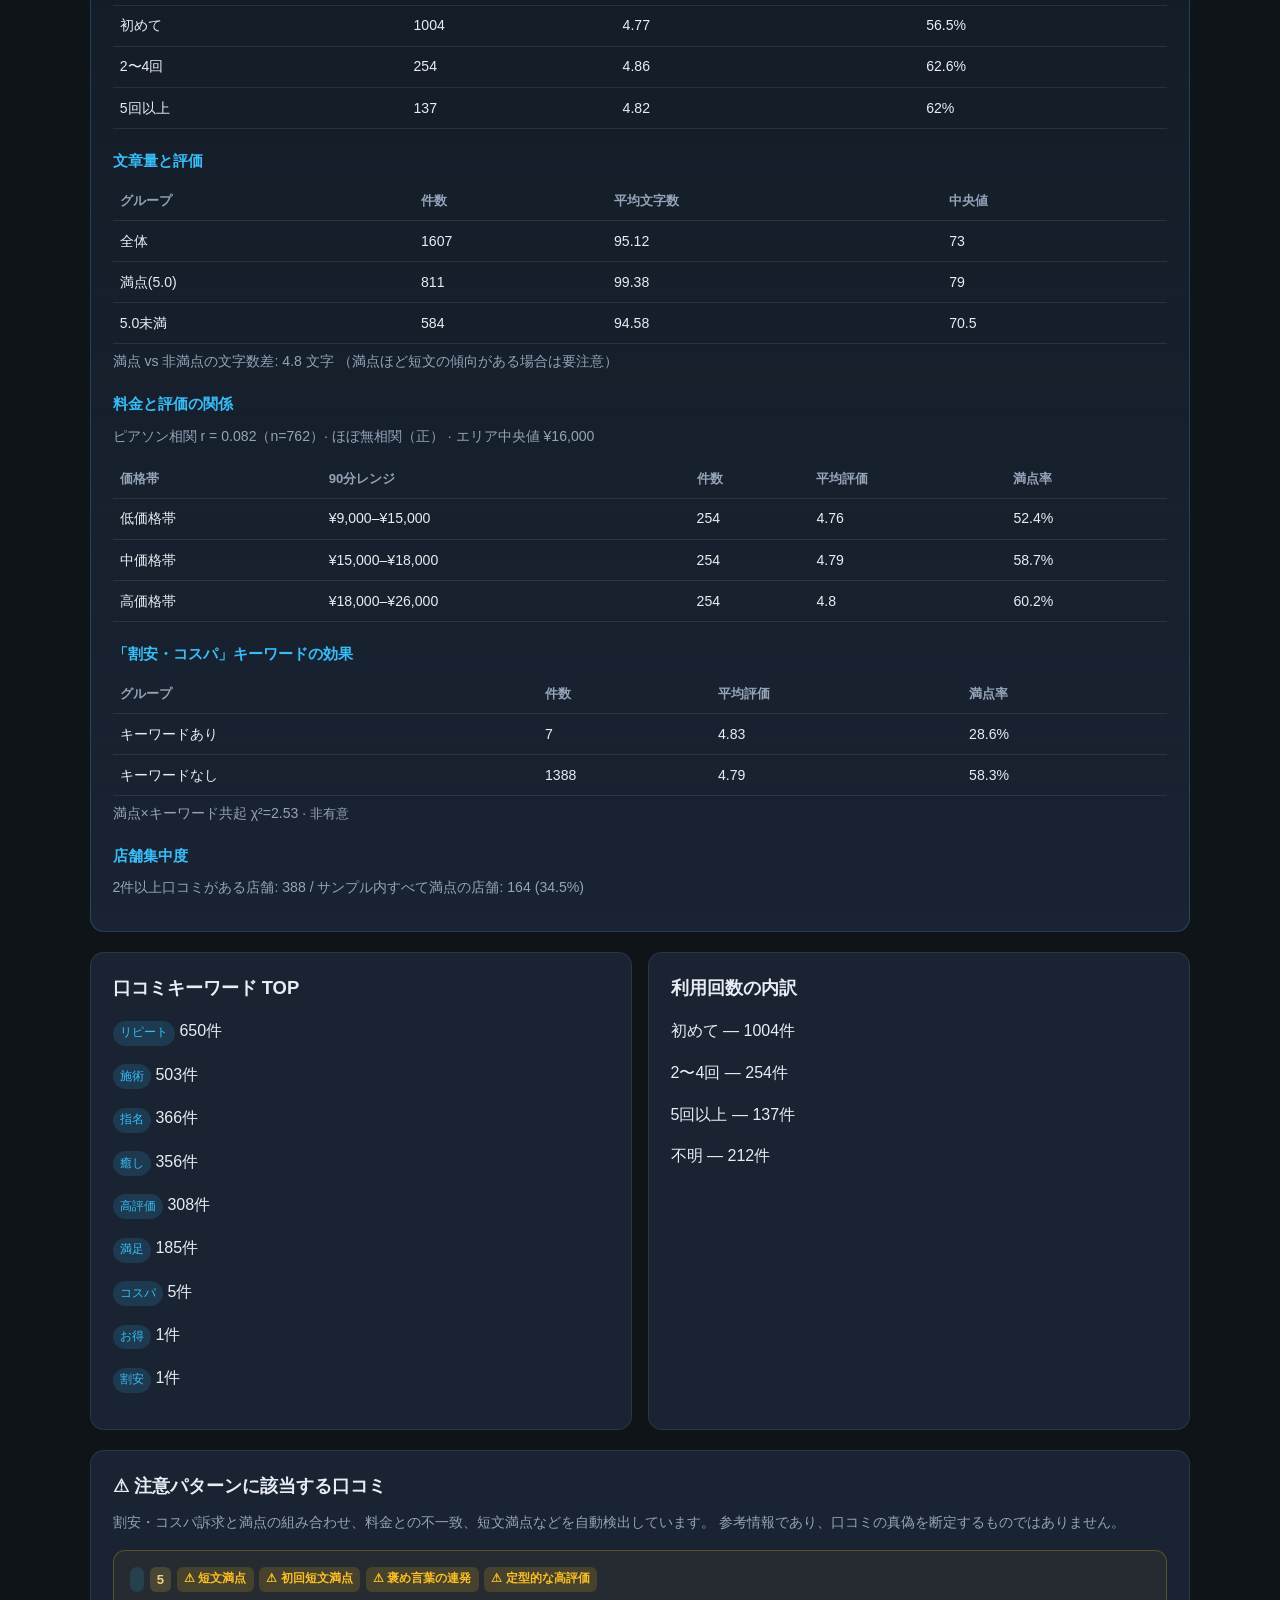
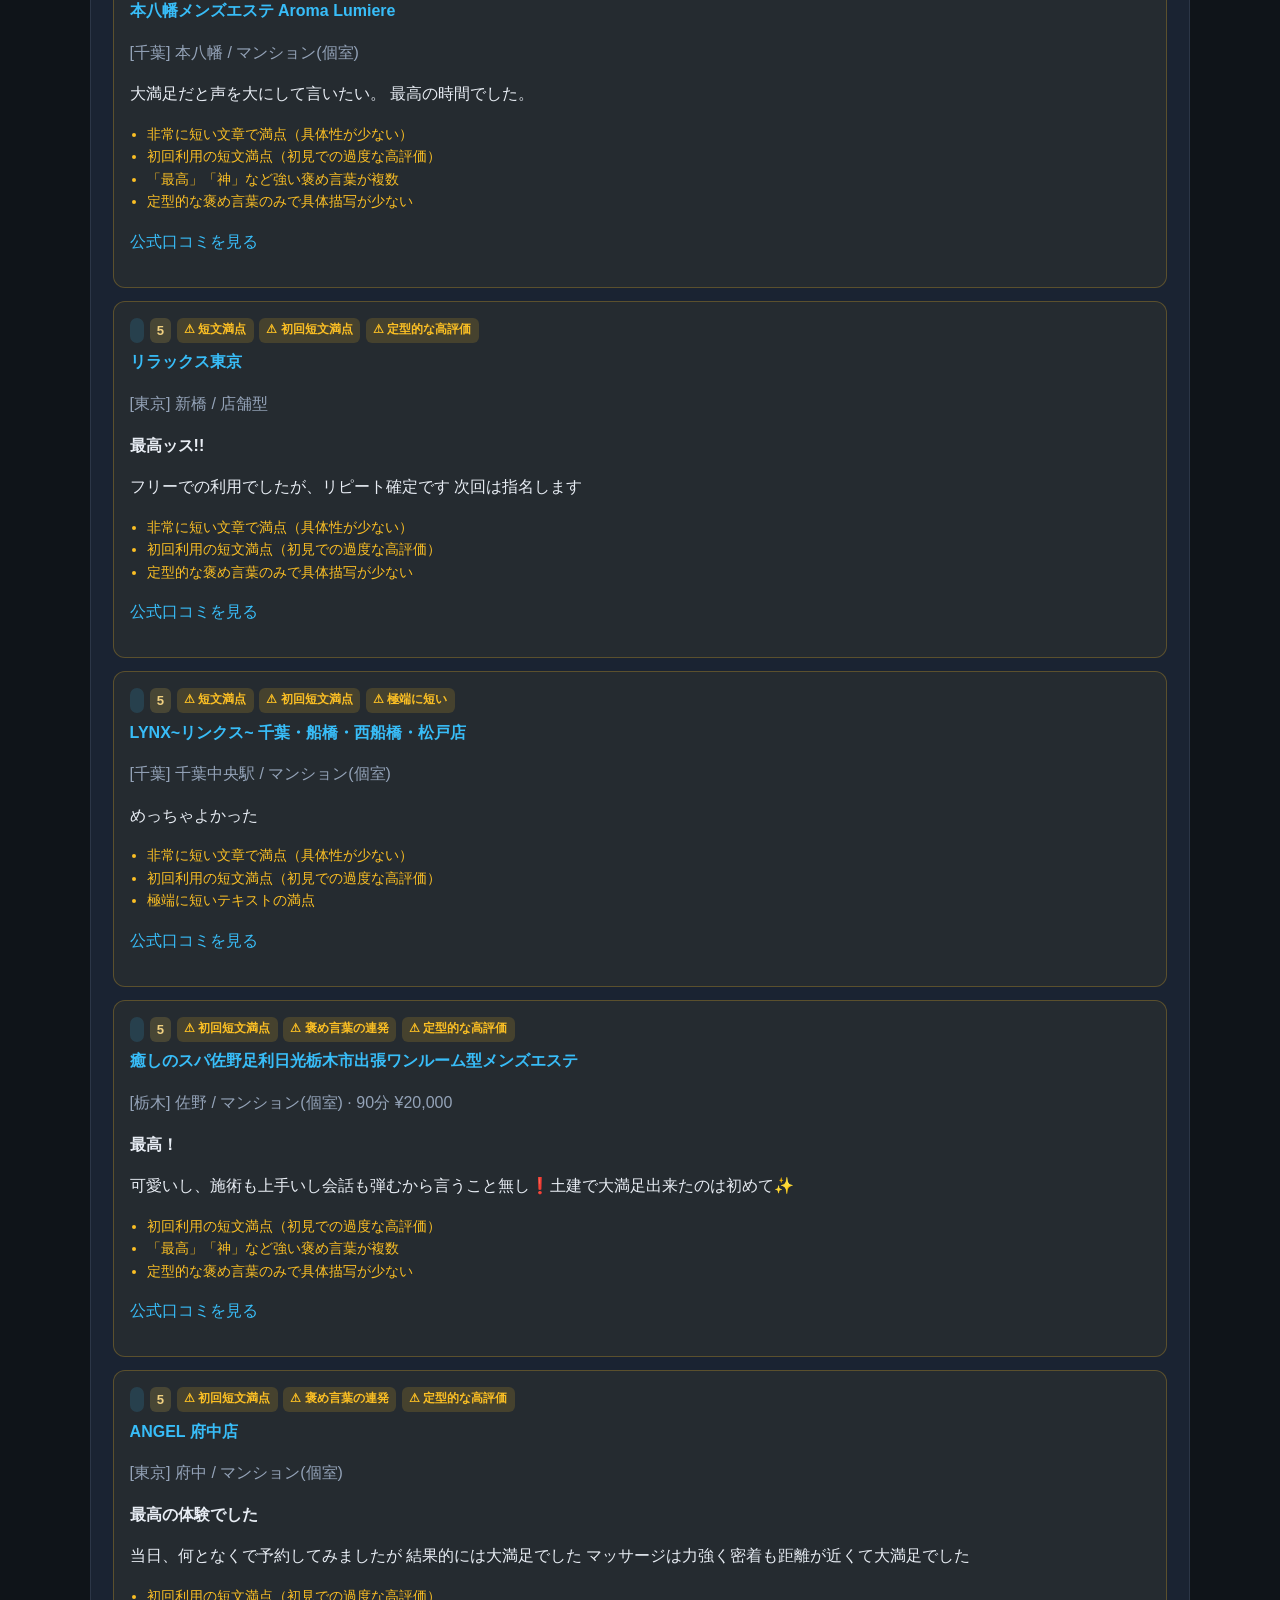
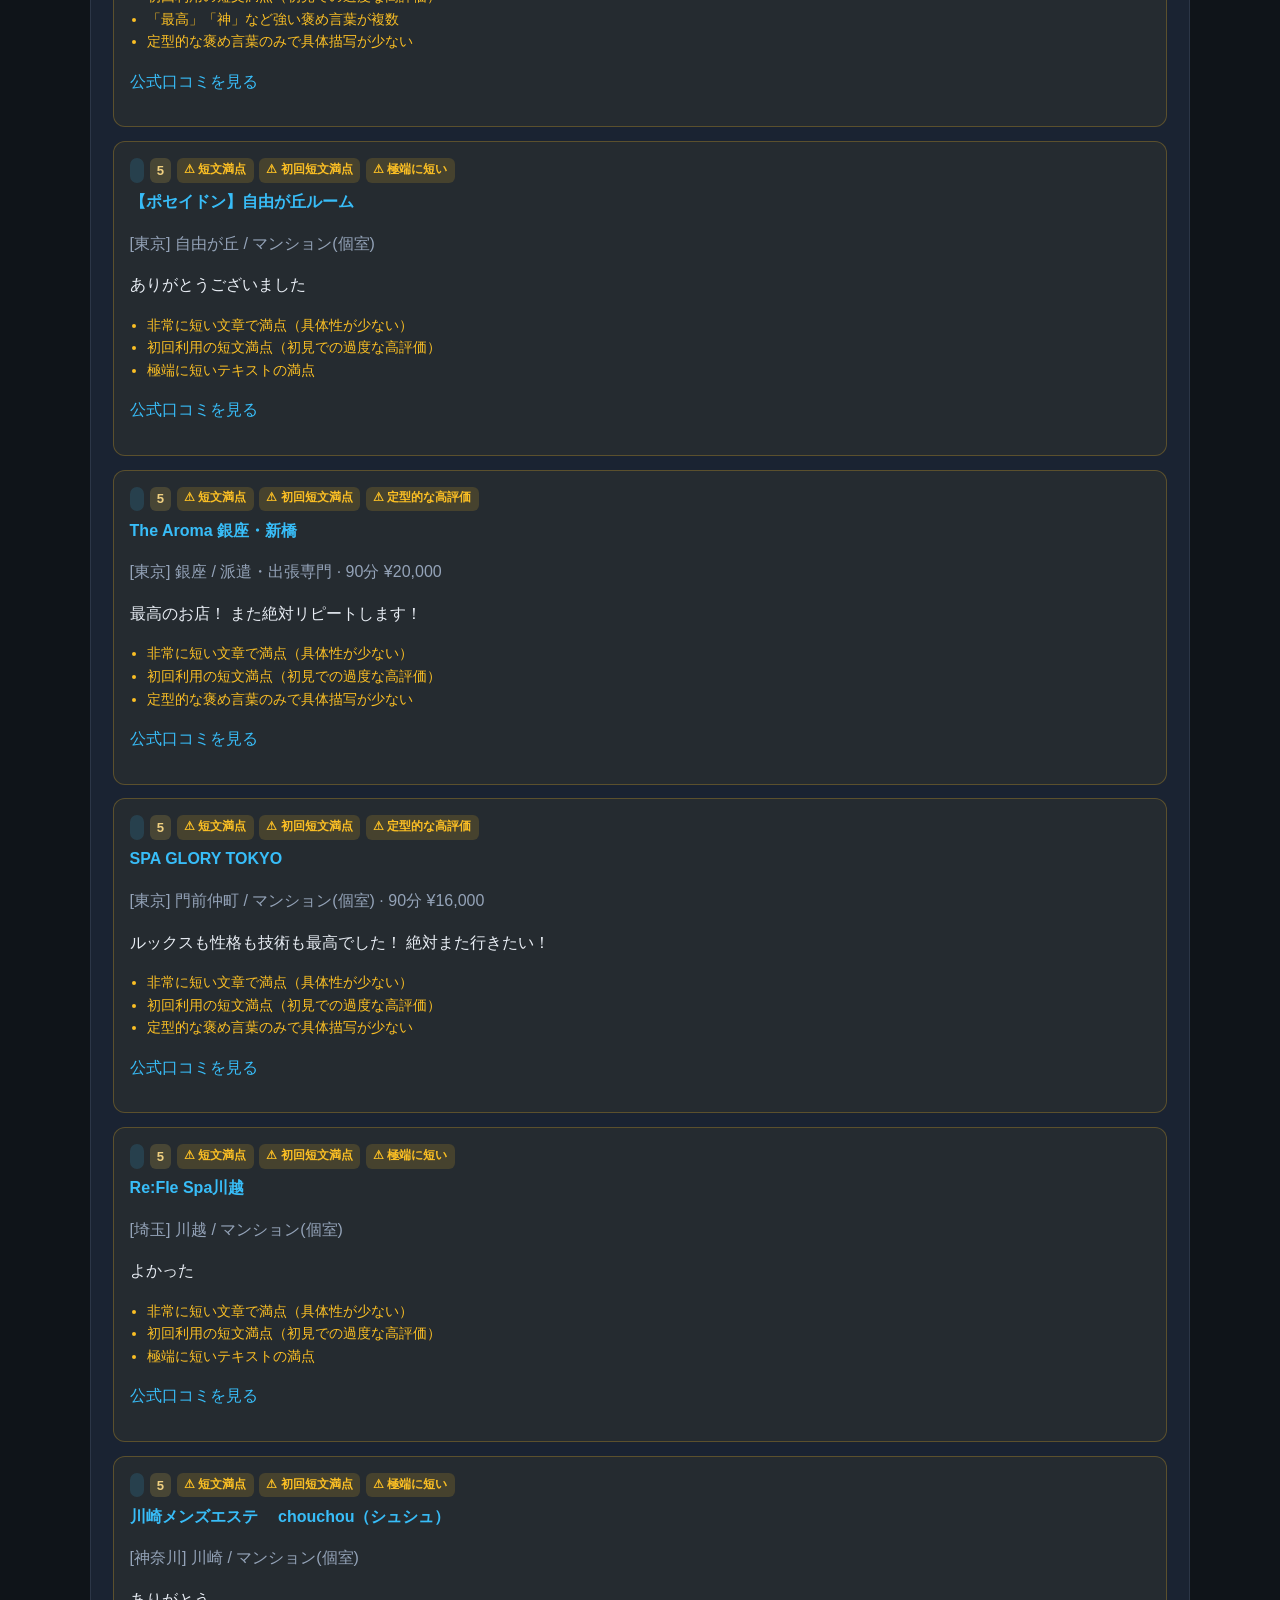
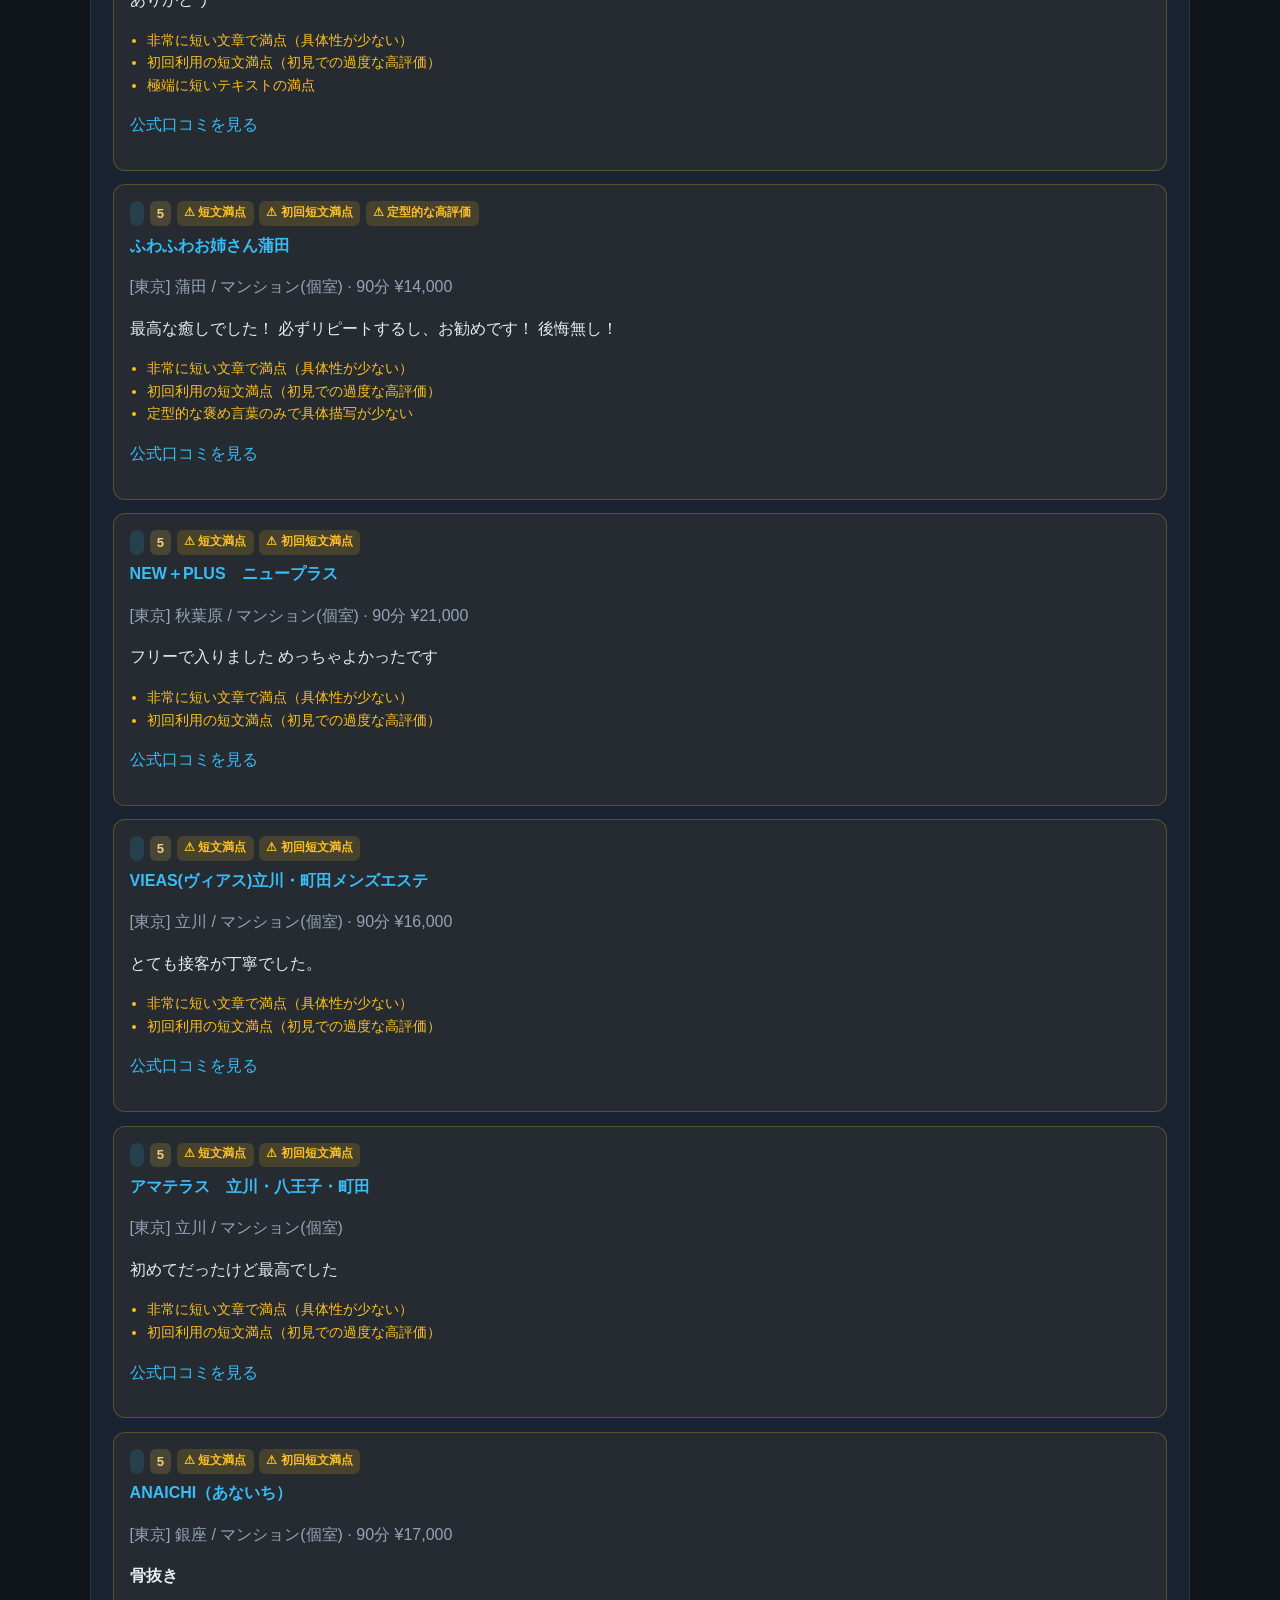
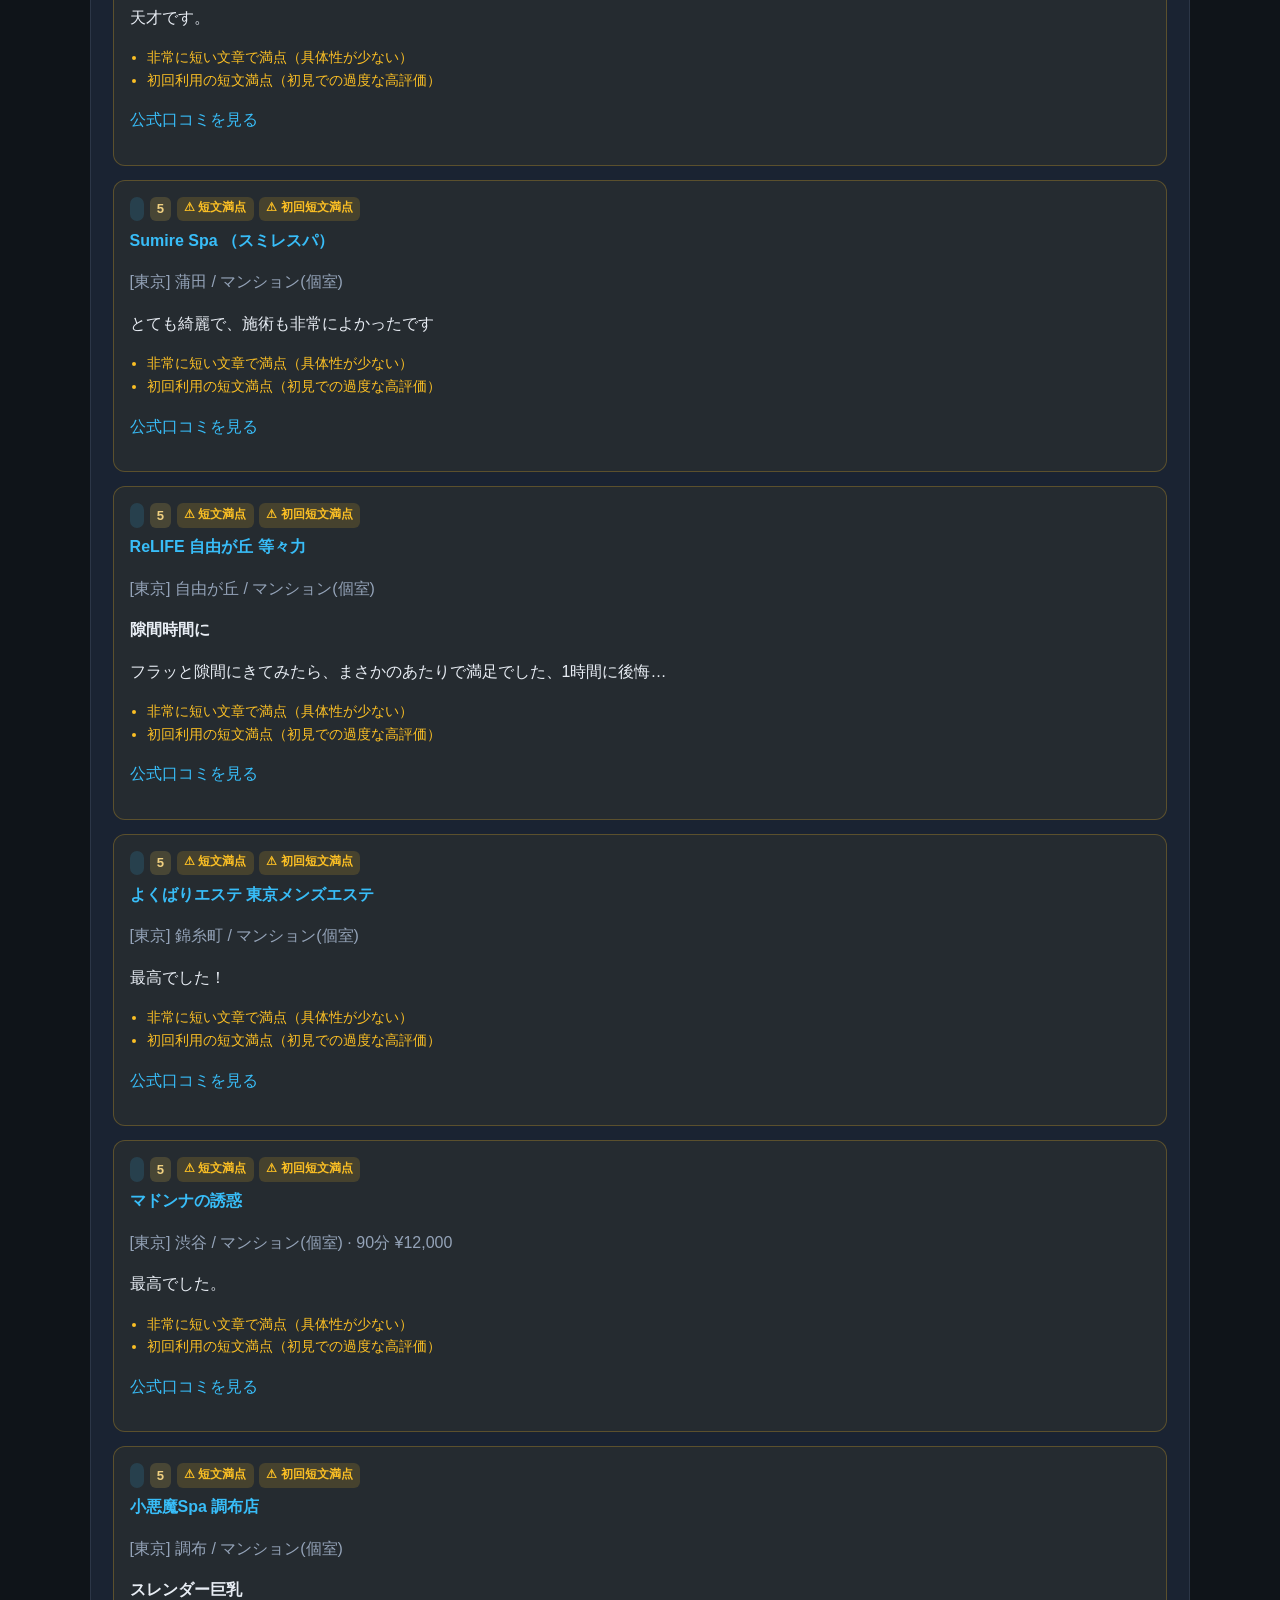
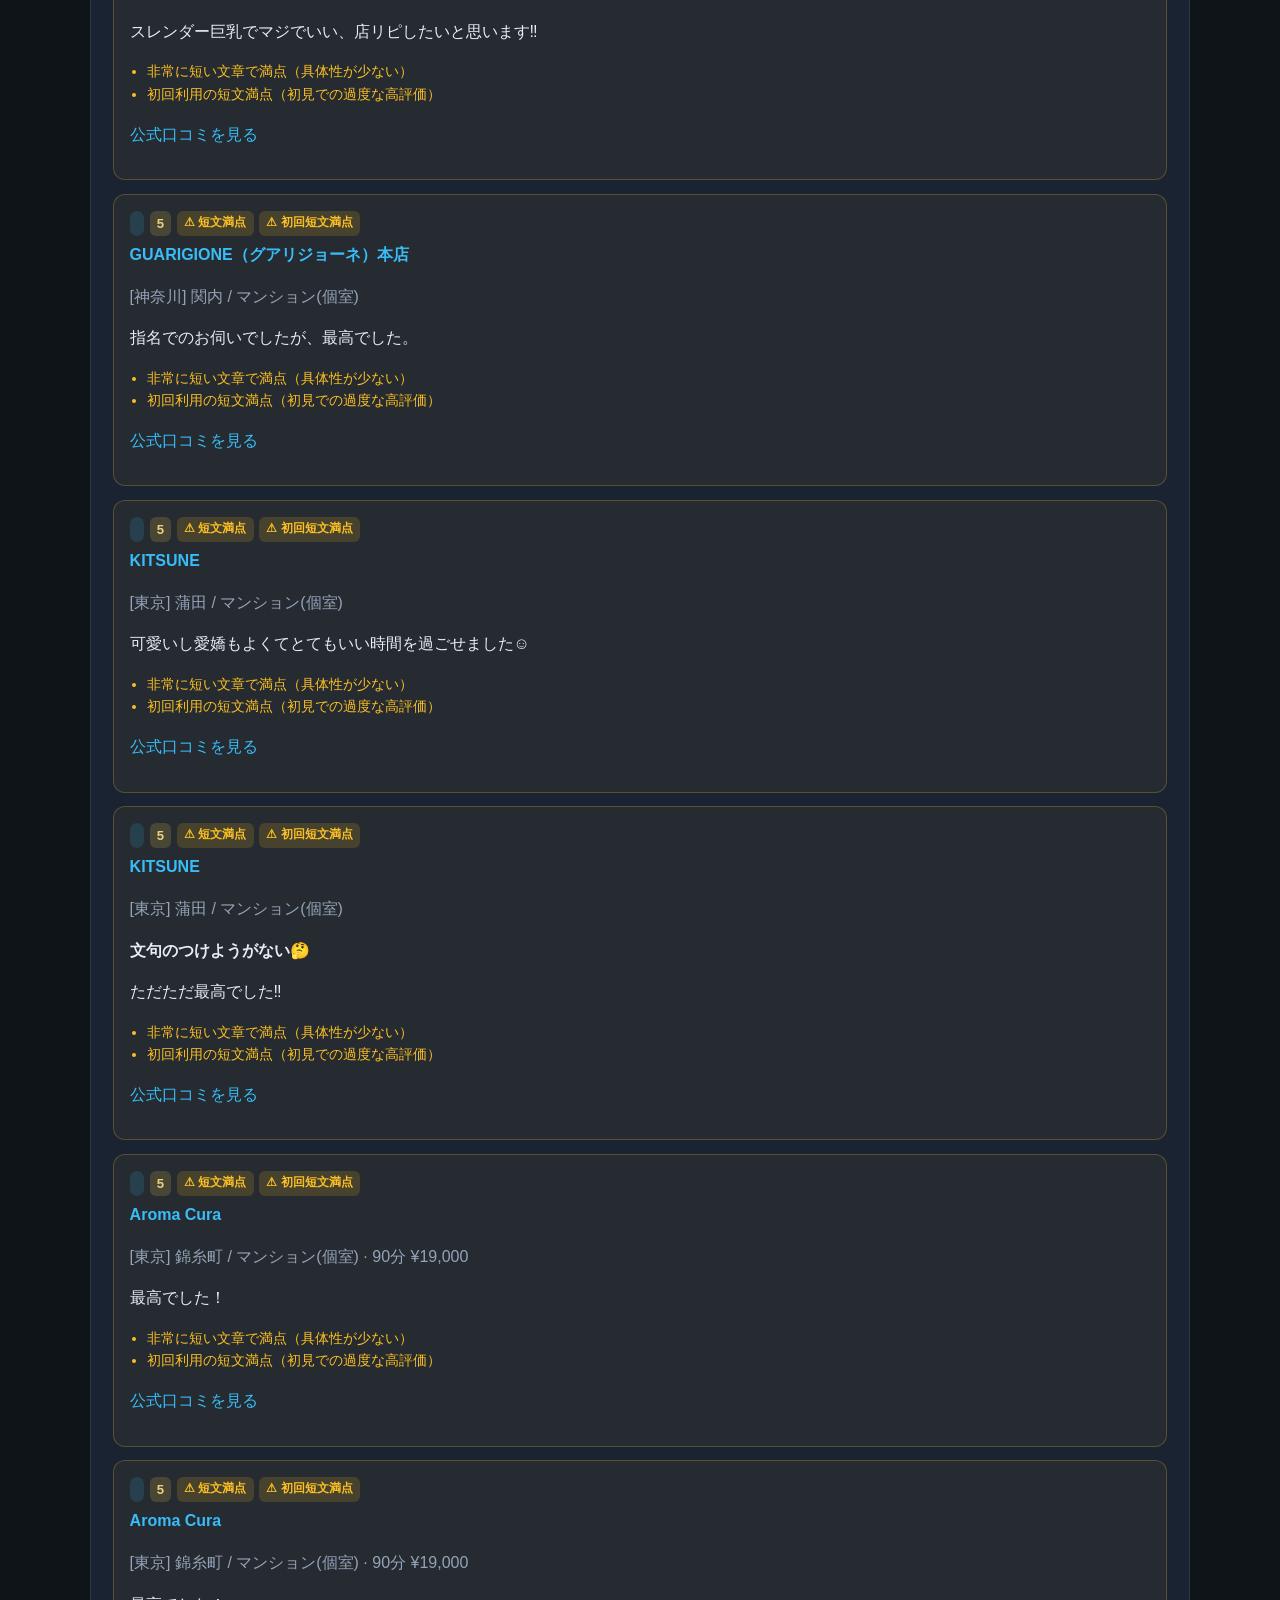
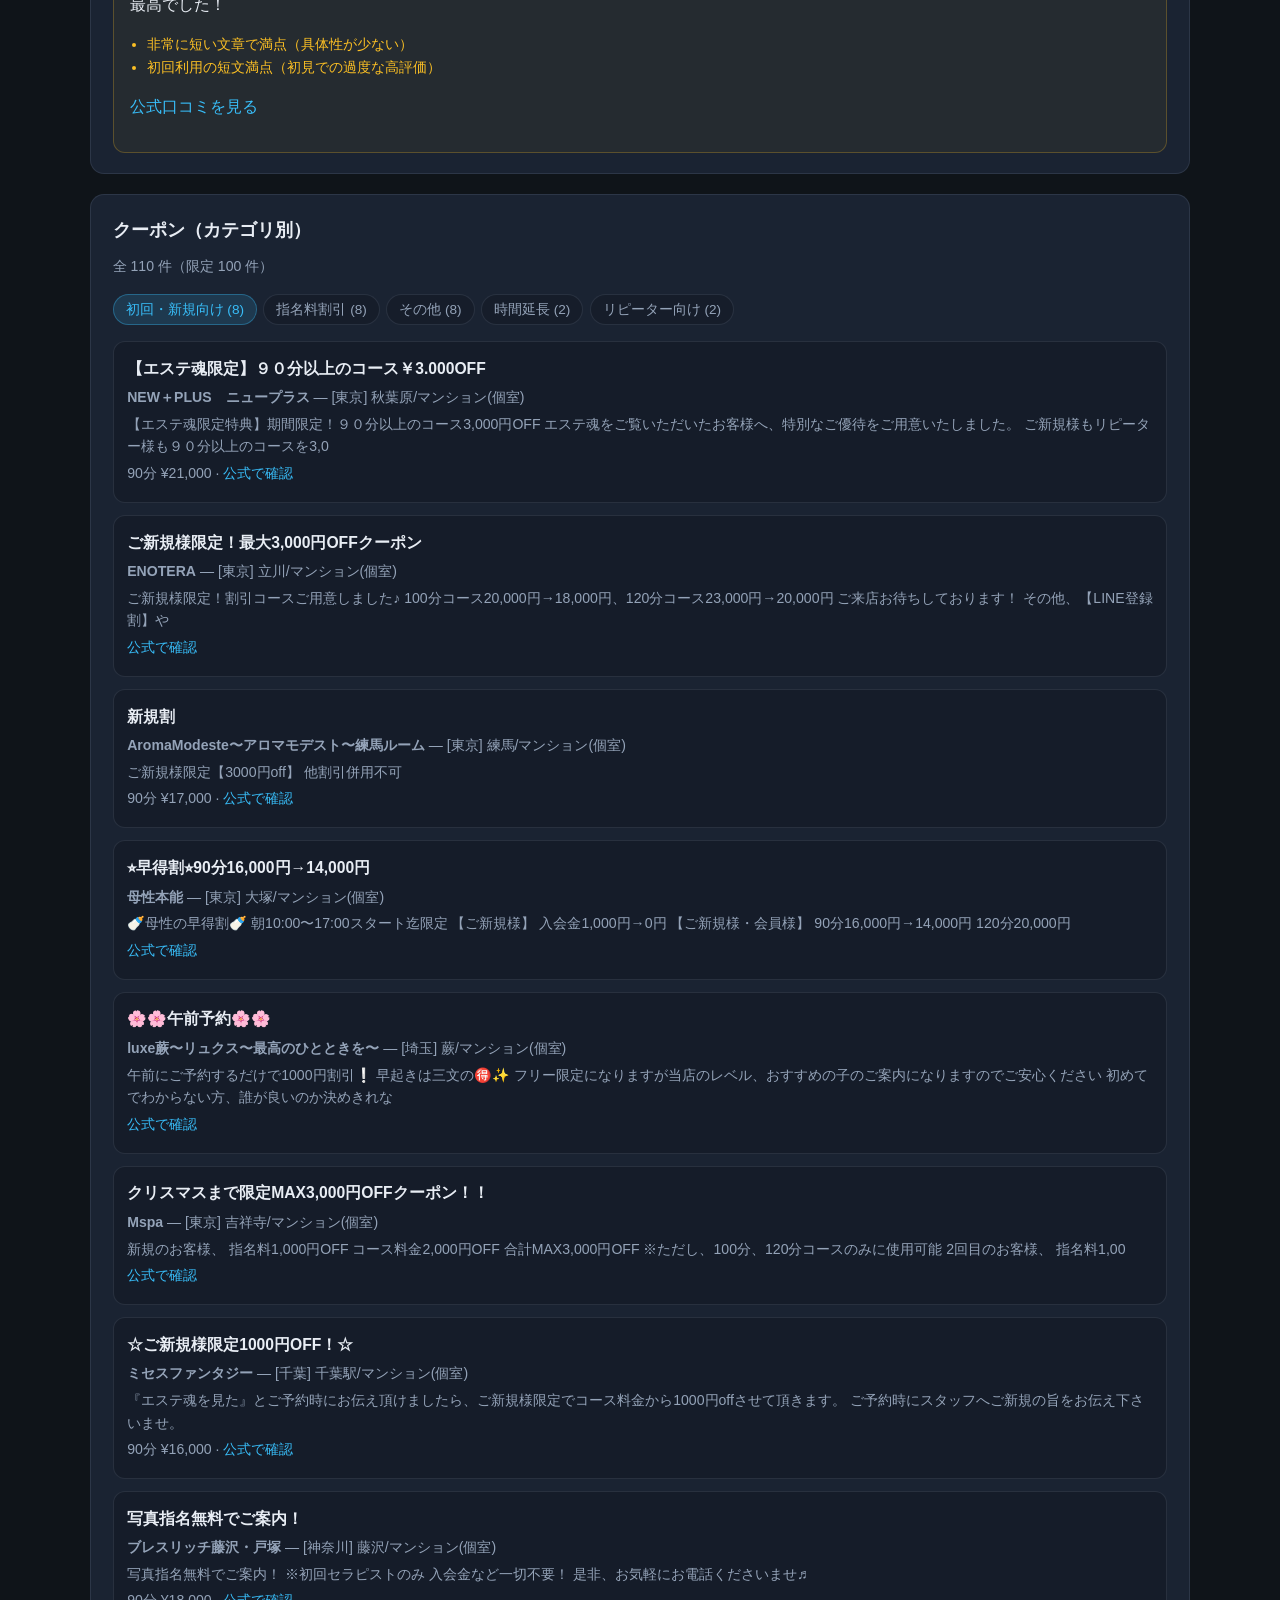
<file: docs/area.html>
<!DOCTYPE html>
<html lang="ja">
<head>
  <meta charset="UTF-8">
  <meta name="viewport" content="width=device-width, initial-scale=1.0">
  <title>エリア詳細 | este_analystics</title>
  <meta name="description" content="エステ魂エリア別の料金相場・ランキング・クーポン詳細">
  <link rel="stylesheet" href="css/style.css">
</head>
<body>
  <header class="site-header">
    <div class="container header-inner">
      <a class="logo" href="index.html">este_analystics</a>
      <nav class="nav">
        <a href="index.html">概要</a>
        <a href="area.html?region=kanto" data-nav="kanto">東京</a>
        <a href="area.html?region=chubu" data-nav="chubu">名古屋</a>
        <a href="area.html?region=kansai" data-nav="kansai">大阪</a>
        <a href="compare.html">比較</a>
        <a href="reviews.html?region=kanto">口コミ</a>
        <a href="bbs.html?region=kanto">掲示板</a>
        <a href="cross.html?region=kanto">クロス</a>
        <a href="shops.html?region=kanto">店舗</a>
        <a href="guide.html">初めての方</a>
      </nav>
    </div>
  </header>

  <main class="container" id="area-root">
    <p class="loading">読込中…</p>
  </main>

  <footer class="site-footer">
    <div class="container">
      <p>
        本サイトは <a href="https://estama.jp/" target="_blank" rel="noopener">エステ魂（estama.jp）</a>
        の公開情報を分析・再整理した非公式サイトです。予約・最新情報は公式サイトをご確認ください。
      </p>
    </div>
  </footer>

  <script src="js/utils.js"></script>
  <script src="js/render.js"></script>
  <script src="js/area.js"></script>
</body>
</html>
</file>
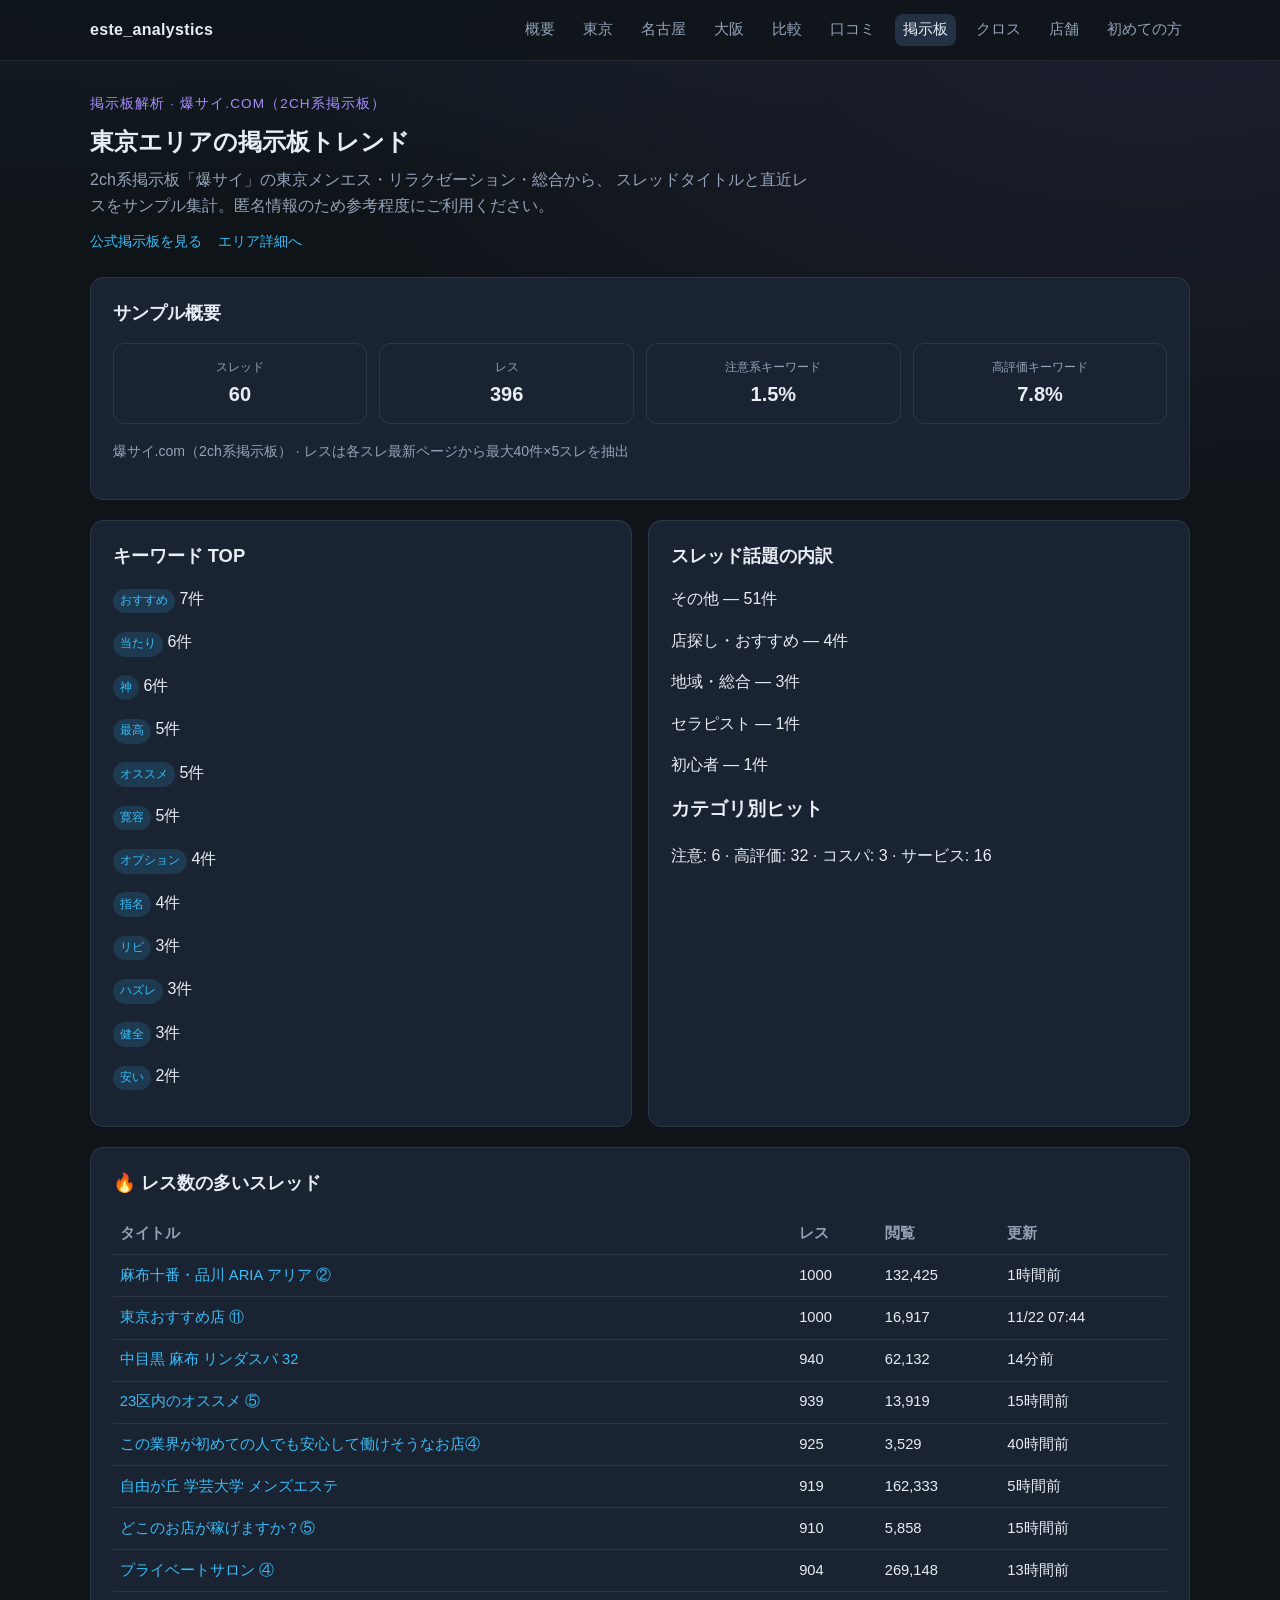
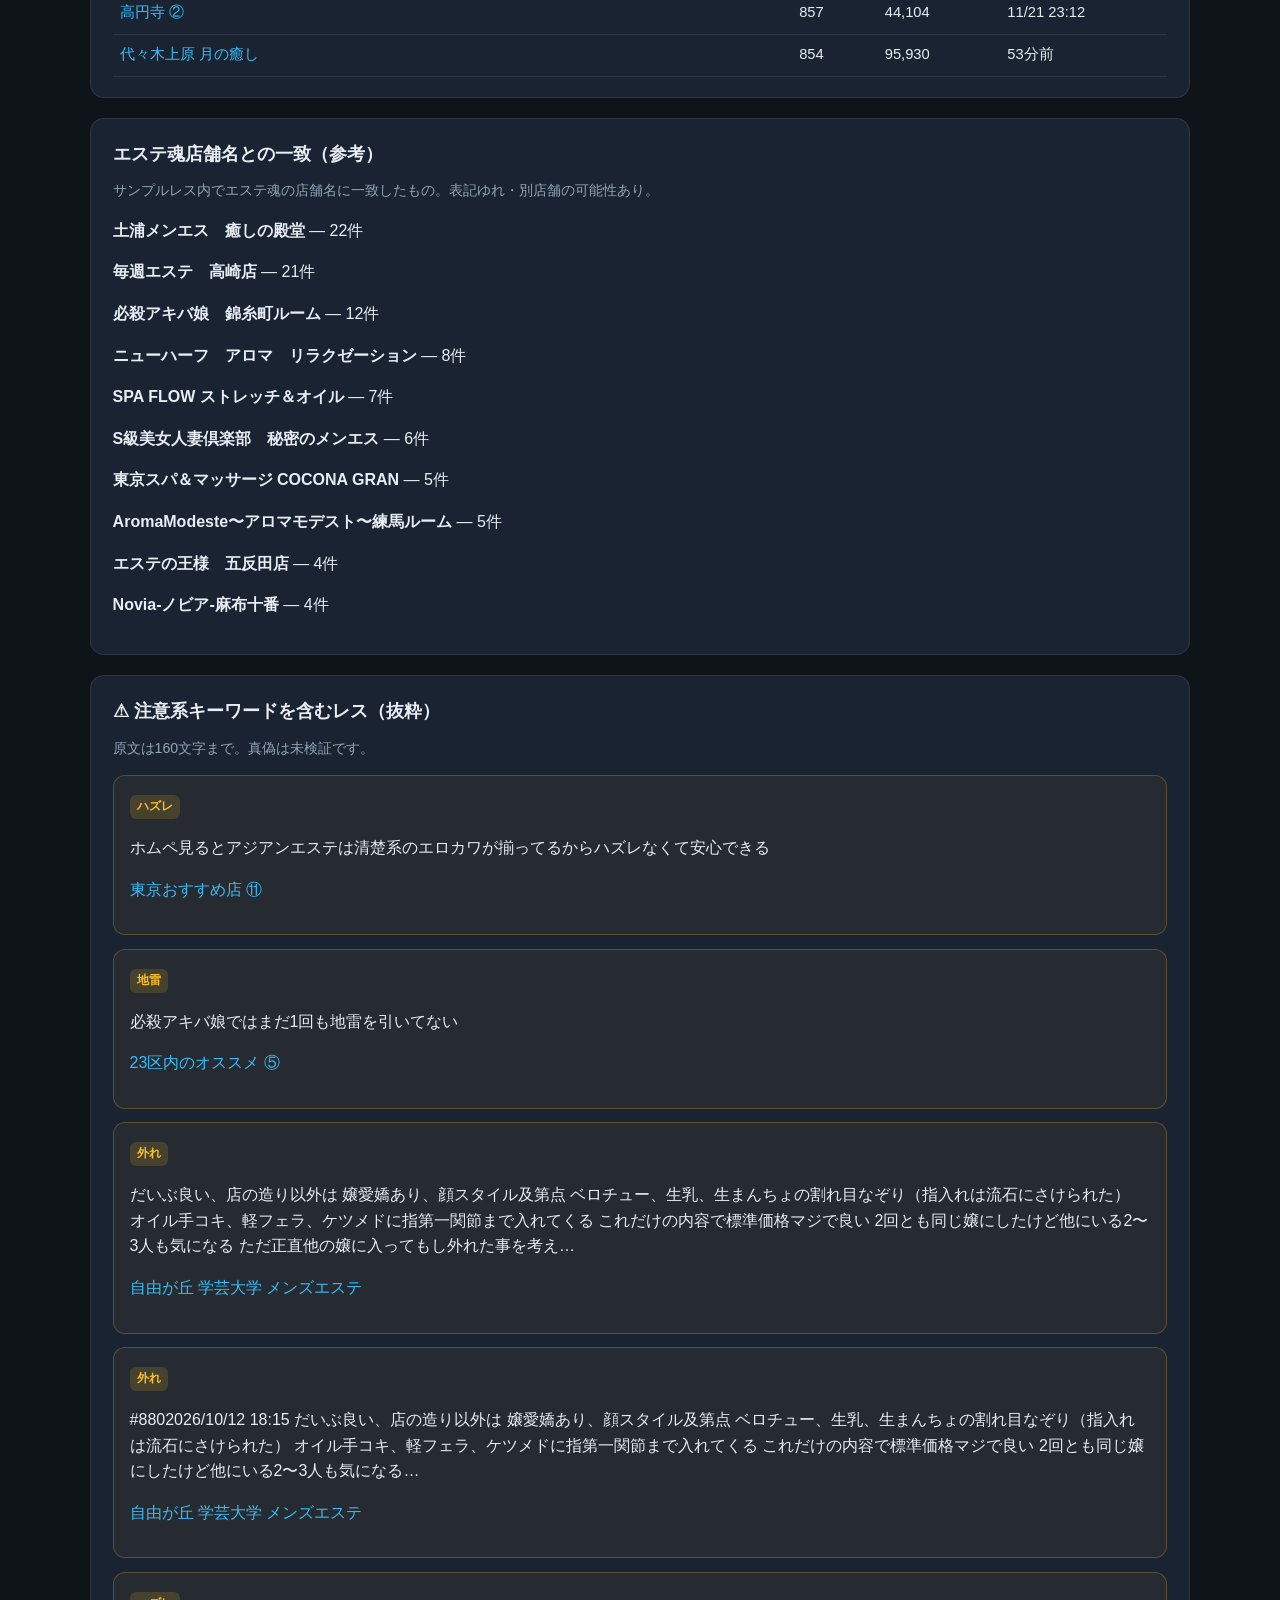
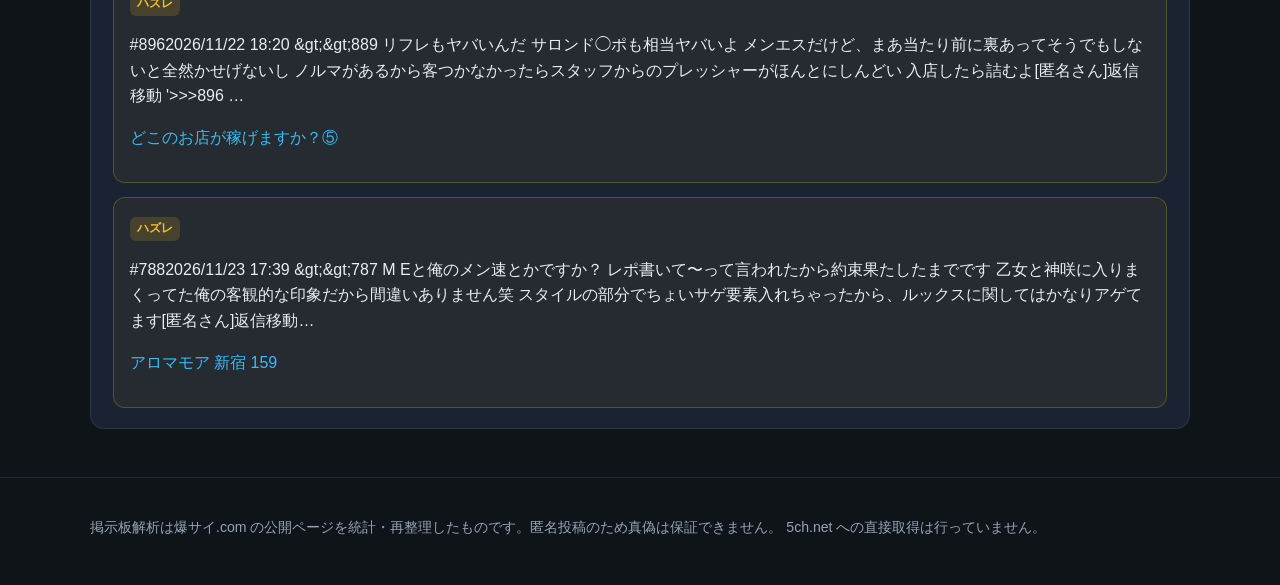
<file: docs/bbs.html>
<!DOCTYPE html>
<html lang="ja">
<head>
  <meta charset="UTF-8">
  <meta name="viewport" content="width=device-width, initial-scale=1.0">
  <title>掲示板解析 | este_analystics</title>
  <meta name="description" content="爆サイ（2ch系）メンエス掲示板のキーワード・注意報告の傾向分析">
  <link rel="stylesheet" href="css/style.css">
</head>
<body>
  <header class="site-header">
    <div class="container header-inner">
      <a class="logo" href="index.html">este_analystics</a>
      <nav class="nav">
        <a href="index.html">概要</a>
        <a href="area.html?region=kanto">東京</a>
        <a href="area.html?region=chubu">名古屋</a>
        <a href="area.html?region=kansai">大阪</a>
        <a href="compare.html">比較</a>
        <a href="reviews.html?region=kanto">口コミ</a>
        <a href="bbs.html?region=kanto" data-nav="kanto">掲示板</a>
        <a href="cross.html?region=kanto">クロス</a>
        <a href="shops.html?region=kanto">店舗</a>
        <a href="guide.html">初めての方</a>
      </nav>
    </div>
  </header>

  <main class="container" id="bbs-root">
    <p class="loading">読込中…</p>
  </main>

  <footer class="site-footer">
    <div class="container">
      <p>
        掲示板解析は爆サイ.com の公開ページを統計・再整理したものです。匿名投稿のため真偽は保証できません。
        5ch.net への直接取得は行っていません。
      </p>
    </div>
  </footer>

  <script src="js/utils.js"></script>
  <script src="js/render.js"></script>
  <script src="js/bbs.js"></script>
</body>
</html>
</file>
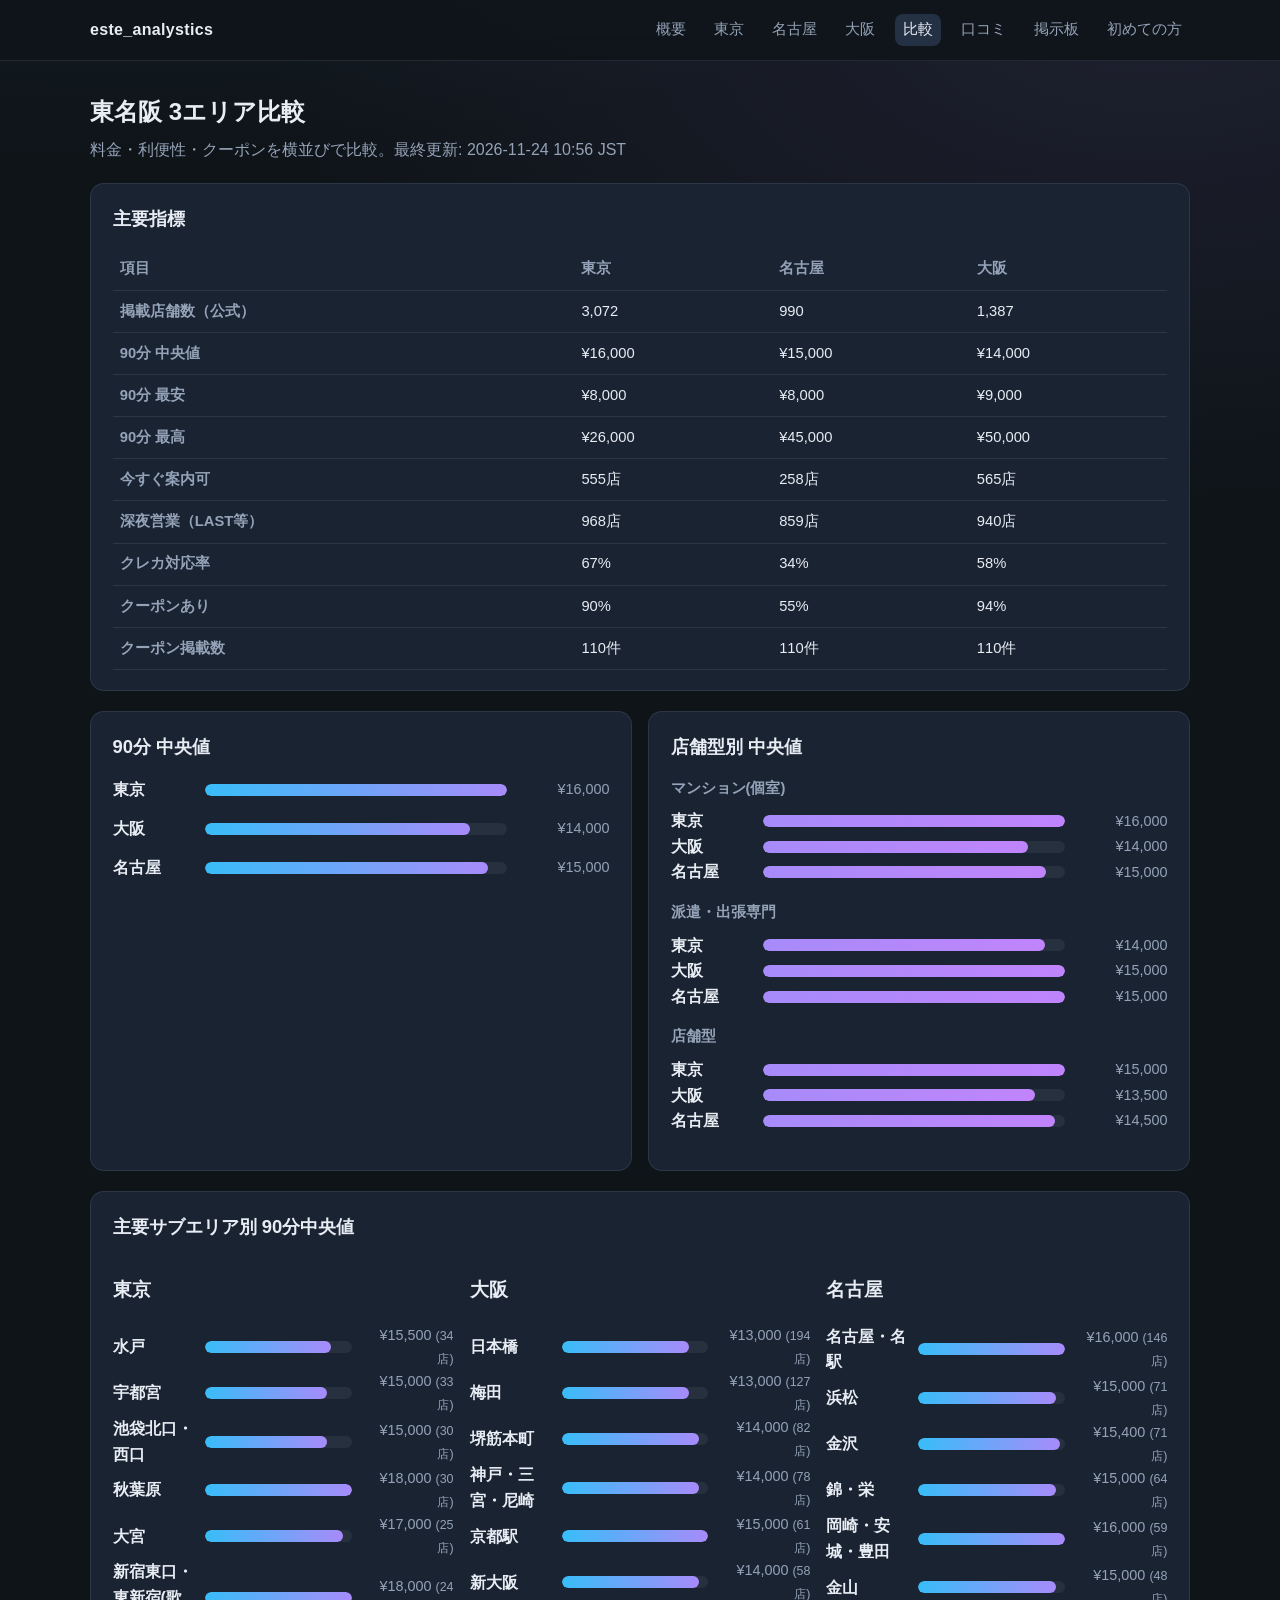
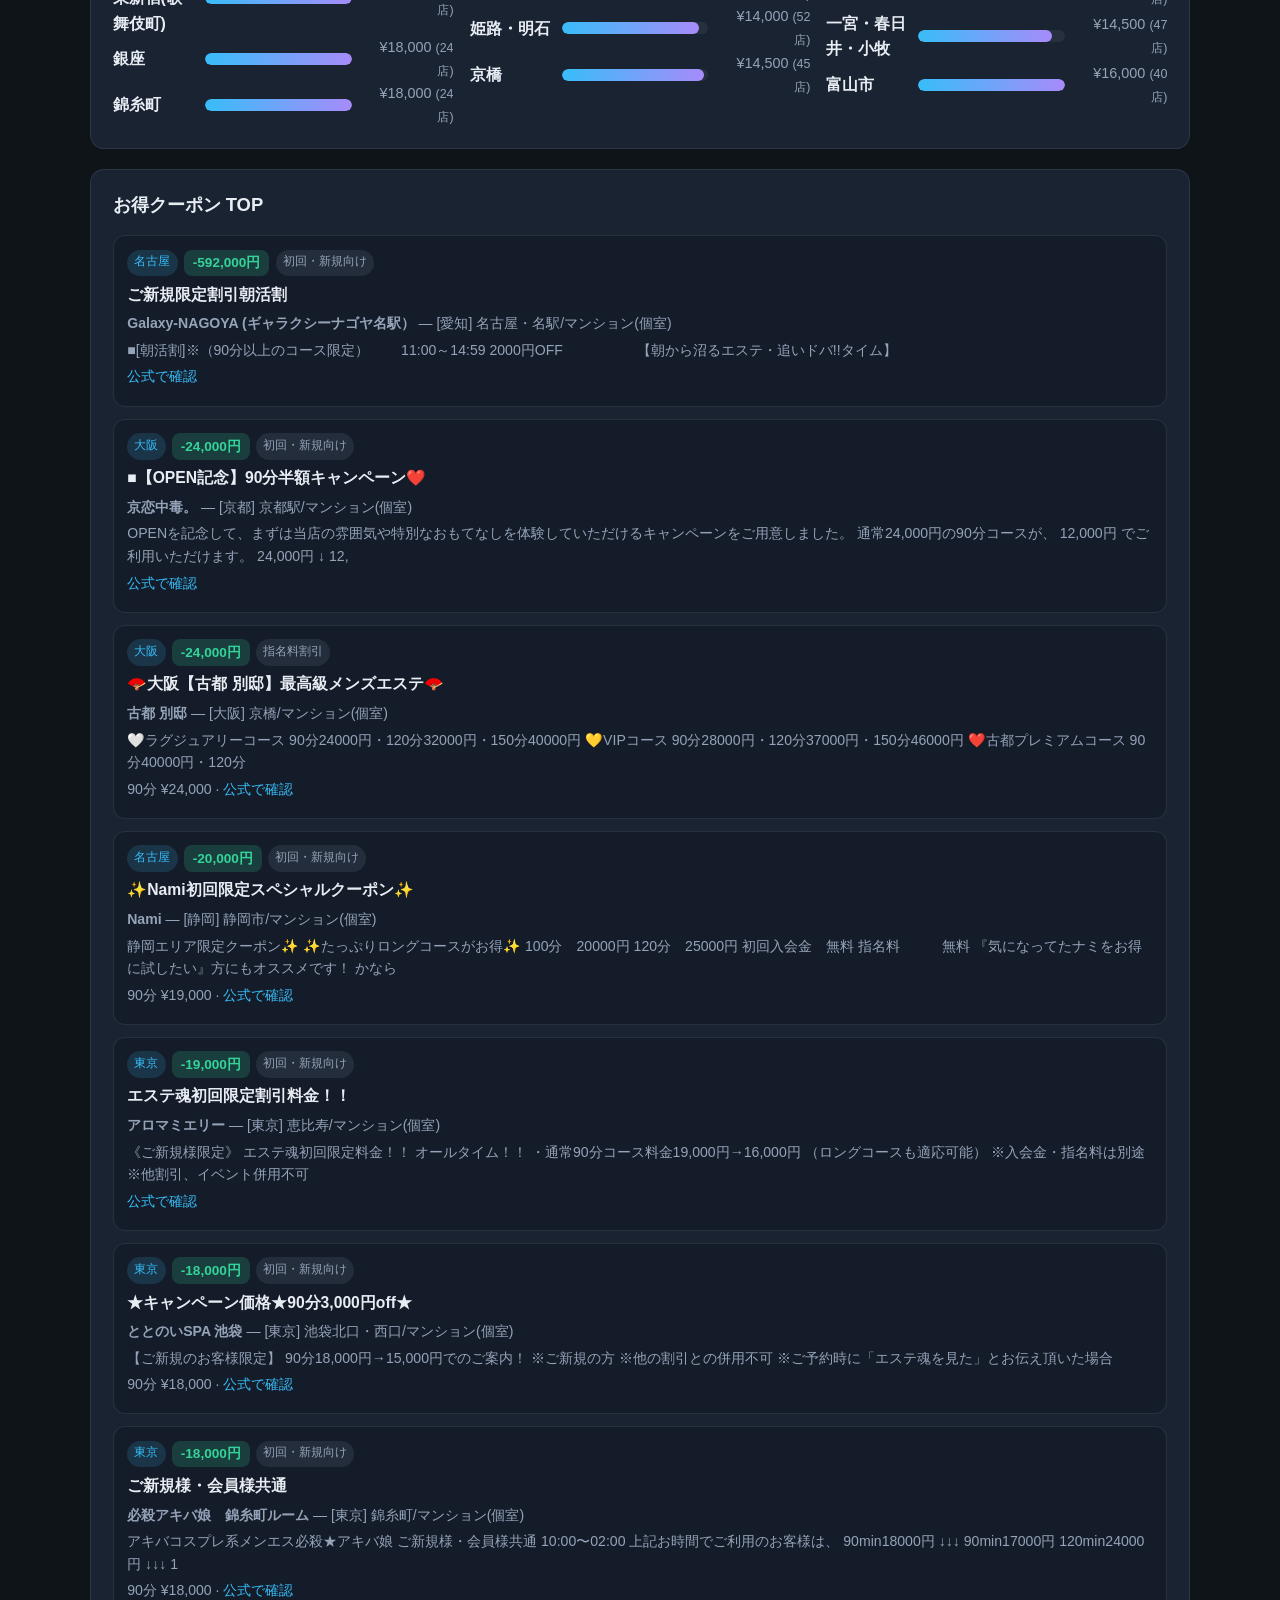
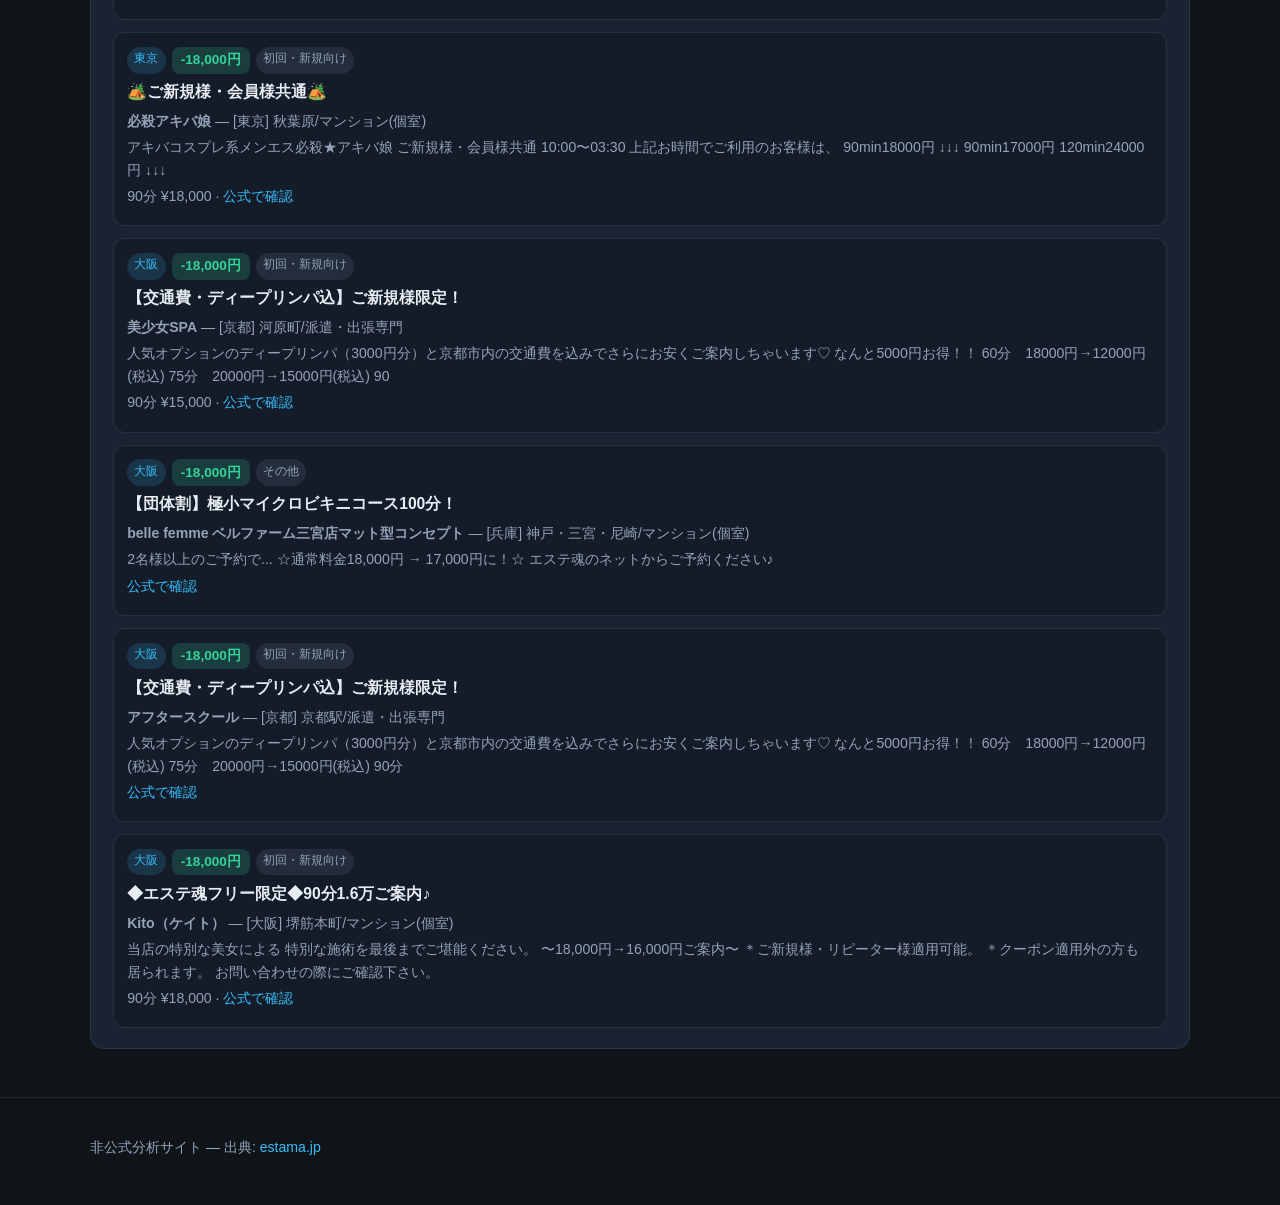
<file: docs/compare.html>
<!DOCTYPE html>
<html lang="ja">
<head>
  <meta charset="UTF-8">
  <meta name="viewport" content="width=device-width, initial-scale=1.0">
  <title>3エリア比較 | este_analystics</title>
  <link rel="stylesheet" href="css/style.css">
</head>
<body>
  <header class="site-header">
    <div class="container header-inner">
      <a class="logo" href="index.html">este_analystics</a>
      <nav class="nav">
        <a href="index.html">概要</a>
        <a href="area.html?region=kanto">東京</a>
        <a href="area.html?region=chubu">名古屋</a>
        <a href="area.html?region=kansai">大阪</a>
        <a href="compare.html" class="active">比較</a>
        <a href="reviews.html?region=kanto">口コミ</a>
        <a href="bbs.html?region=kanto">掲示板</a>
        <a href="guide.html">初めての方</a>
      </nav>
    </div>
  </header>

  <main class="container" id="compare-root">
    <p class="loading">読込中…</p>
  </main>

  <footer class="site-footer">
    <div class="container">
      <p>非公式分析サイト — 出典: <a href="https://estama.jp/" target="_blank" rel="noopener">estama.jp</a></p>
    </div>
  </footer>

  <script src="js/utils.js"></script>
  <script src="js/render.js"></script>
  <script src="js/compare.js"></script>
</body>
</html>
</file>
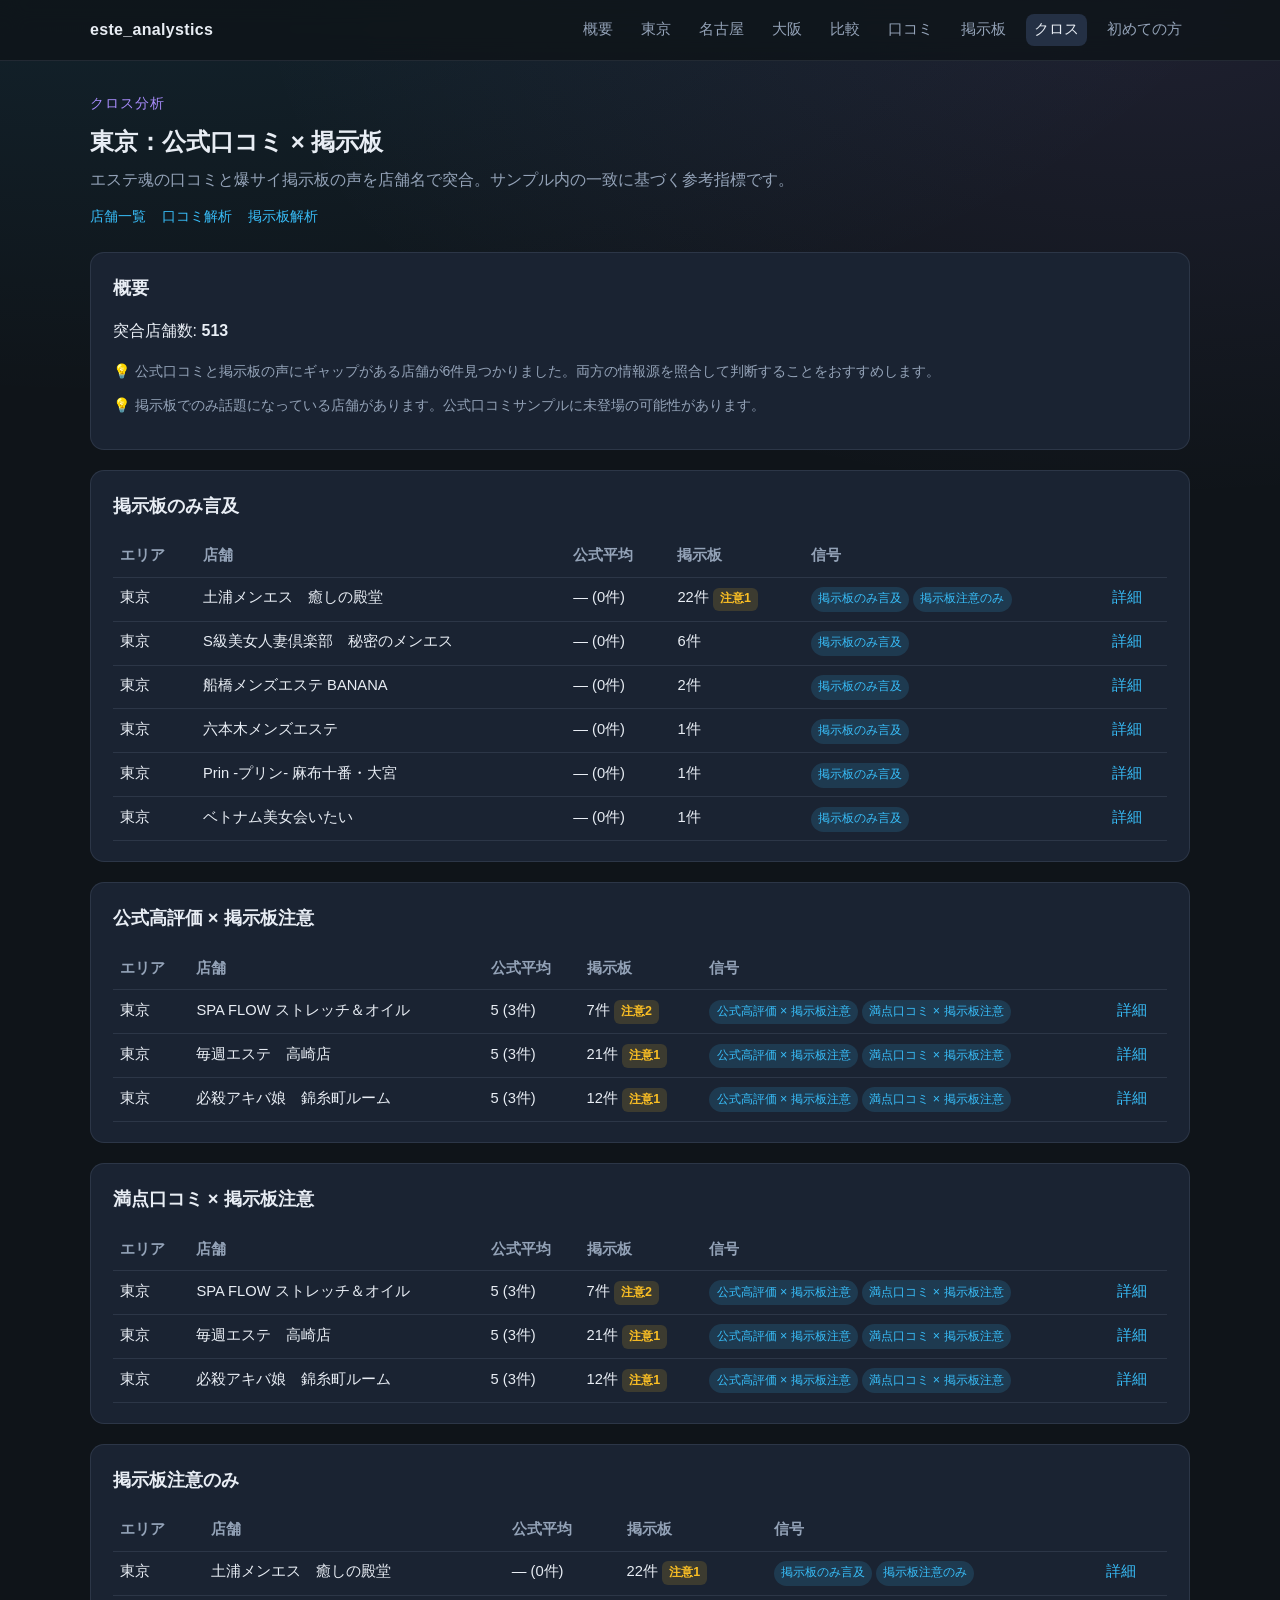
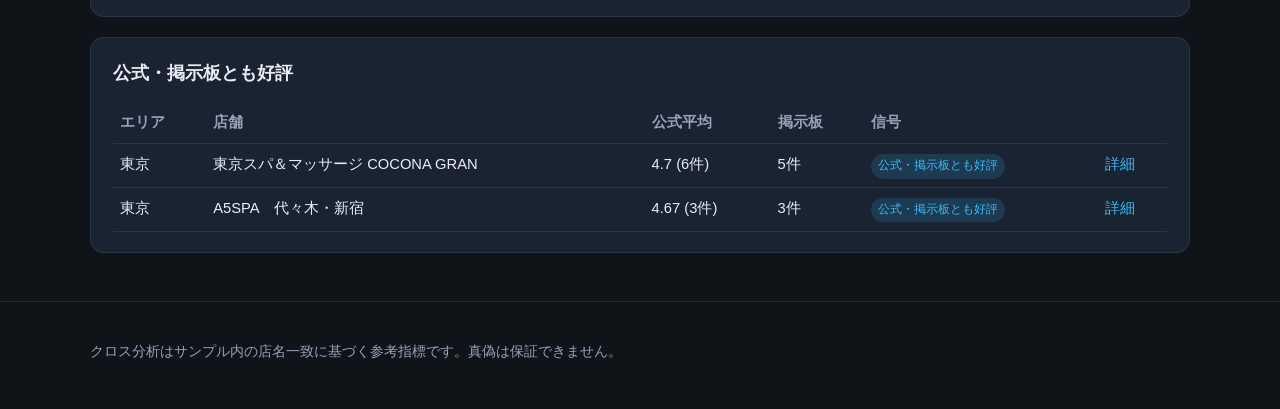
<file: docs/cross.html>
<!DOCTYPE html>
<html lang="ja">
<head>
  <meta charset="UTF-8">
  <meta name="viewport" content="width=device-width, initial-scale=1.0">
  <title>クロス分析 | este_analystics</title>
  <meta name="description" content="エステ魂口コミと爆サイ掲示板のクロス分析">
  <link rel="stylesheet" href="css/style.css">
</head>
<body>
  <header class="site-header">
    <div class="container header-inner">
      <a class="logo" href="index.html">este_analystics</a>
      <nav class="nav">
        <a href="index.html">概要</a>
        <a href="area.html?region=kanto">東京</a>
        <a href="area.html?region=chubu">名古屋</a>
        <a href="area.html?region=kansai">大阪</a>
        <a href="compare.html">比較</a>
        <a href="reviews.html?region=kanto">口コミ</a>
        <a href="bbs.html?region=kanto">掲示板</a>
        <a href="cross.html?region=kanto" data-nav="kanto">クロス</a>
        <a href="guide.html">初めての方</a>
      </nav>
    </div>
  </header>

  <main class="container" id="cross-root">
    <p class="loading">読込中…</p>
  </main>

  <footer class="site-footer">
    <div class="container">
      <p>クロス分析はサンプル内の店名一致に基づく参考指標です。真偽は保証できません。</p>
    </div>
  </footer>

  <script src="js/utils.js"></script>
  <script src="js/render.js"></script>
  <script src="js/cross.js"></script>
</body>
</html>
</file>
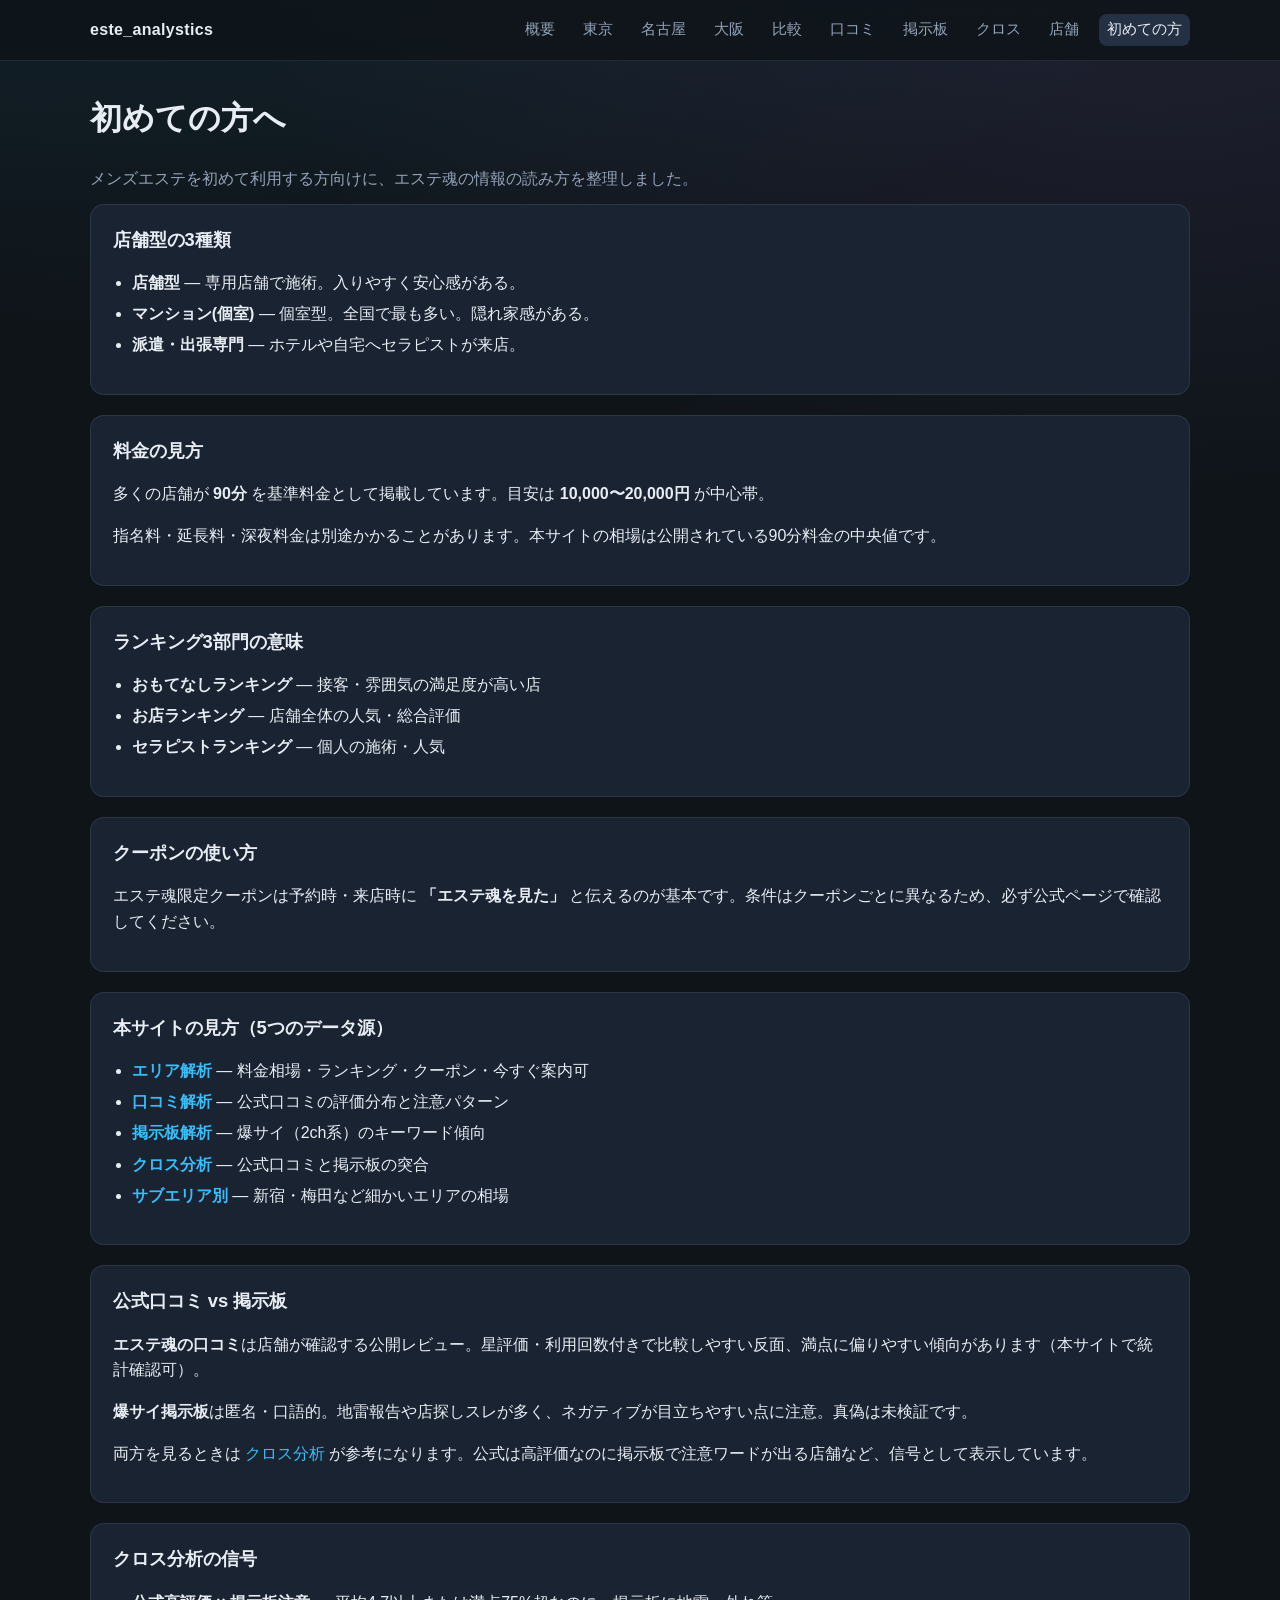
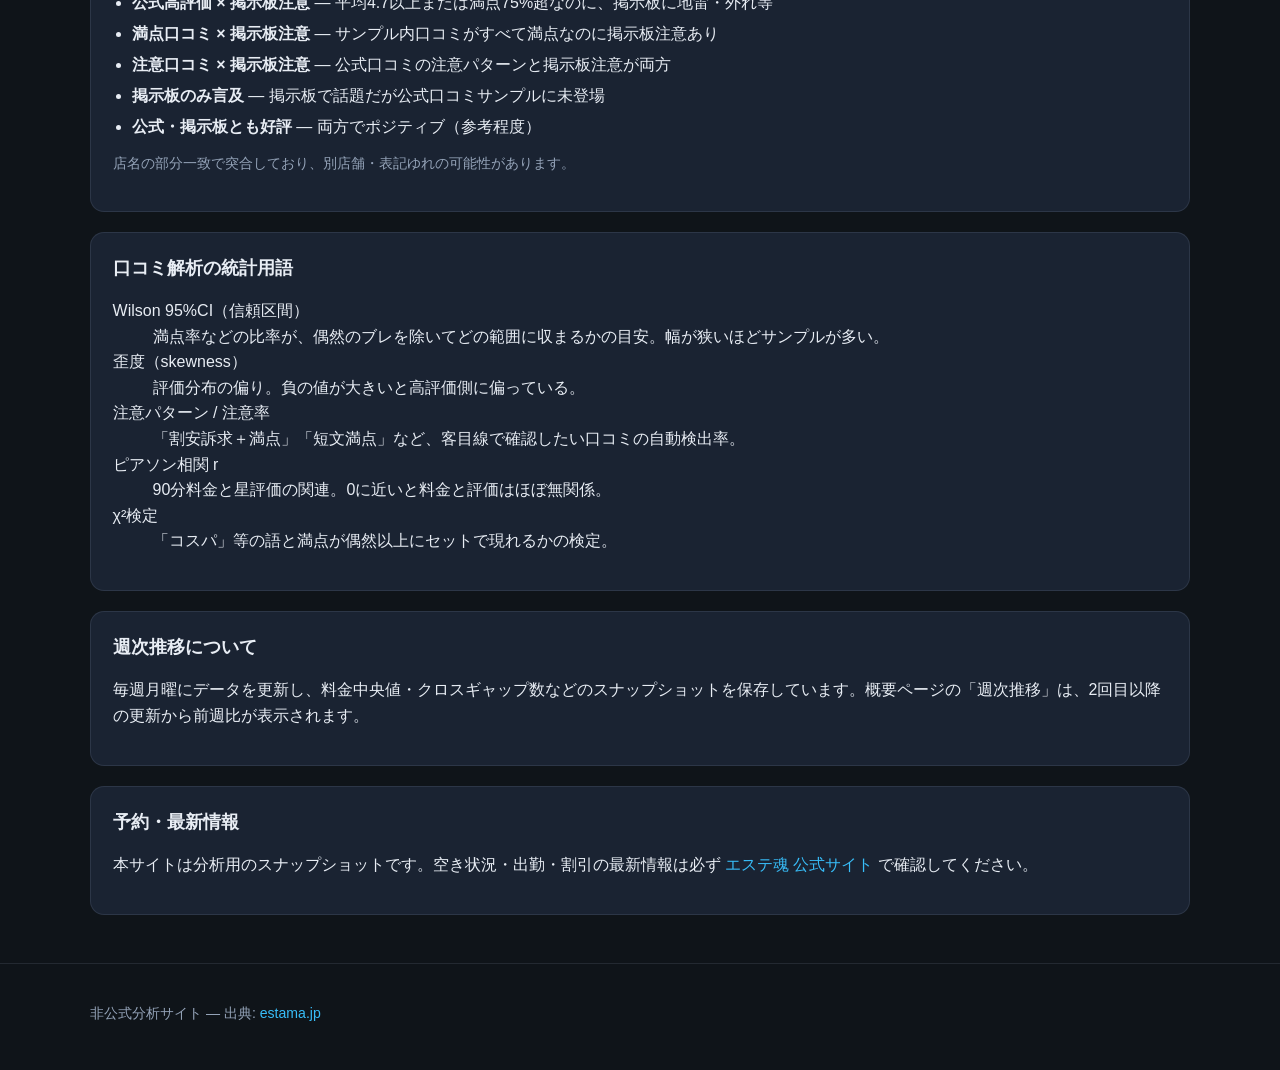
<file: docs/guide.html>
<!DOCTYPE html>
<html lang="ja">
<head>
  <meta charset="UTF-8">
  <meta name="viewport" content="width=device-width, initial-scale=1.0">
  <title>初めての方へ | este_analystics</title>
  <link rel="stylesheet" href="css/style.css">
</head>
<body>
  <header class="site-header">
    <div class="container header-inner">
      <a class="logo" href="index.html">este_analystics</a>
      <nav class="nav">
        <a href="index.html">概要</a>
        <a href="area.html?region=kanto">東京</a>
        <a href="area.html?region=chubu">名古屋</a>
        <a href="area.html?region=kansai">大阪</a>
        <a href="compare.html">比較</a>
        <a href="reviews.html?region=kanto">口コミ</a>
        <a href="bbs.html?region=kanto">掲示板</a>
        <a href="cross.html?region=kanto">クロス</a>
        <a href="shops.html?region=kanto">店舗</a>
        <a href="guide.html" class="active">初めての方</a>
      </nav>
    </div>
  </header>

  <main class="container prose">
    <h1>初めての方へ</h1>
    <p class="lead">メンズエステを初めて利用する方向けに、エステ魂の情報の読み方を整理しました。</p>

    <section class="panel">
      <h2>店舗型の3種類</h2>
      <ul>
        <li><strong>店舗型</strong> — 専用店舗で施術。入りやすく安心感がある。</li>
        <li><strong>マンション(個室)</strong> — 個室型。全国で最も多い。隠れ家感がある。</li>
        <li><strong>派遣・出張専門</strong> — ホテルや自宅へセラピストが来店。</li>
      </ul>
    </section>

    <section class="panel">
      <h2>料金の見方</h2>
      <p>多くの店舗が <strong>90分</strong> を基準料金として掲載しています。目安は <strong>10,000〜20,000円</strong> が中心帯。</p>
      <p>指名料・延長料・深夜料金は別途かかることがあります。本サイトの相場は公開されている90分料金の中央値です。</p>
    </section>

    <section class="panel">
      <h2>ランキング3部門の意味</h2>
      <ul>
        <li><strong>おもてなしランキング</strong> — 接客・雰囲気の満足度が高い店</li>
        <li><strong>お店ランキング</strong> — 店舗全体の人気・総合評価</li>
        <li><strong>セラピストランキング</strong> — 個人の施術・人気</li>
      </ul>
    </section>

    <section class="panel">
      <h2>クーポンの使い方</h2>
      <p>エステ魂限定クーポンは予約時・来店時に <strong>「エステ魂を見た」</strong> と伝えるのが基本です。条件はクーポンごとに異なるため、必ず公式ページで確認してください。</p>
    </section>

    <section class="panel">
      <h2>本サイトの見方（5つのデータ源）</h2>
      <ul>
        <li><strong><a href="area.html?region=kanto">エリア解析</a></strong> — 料金相場・ランキング・クーポン・今すぐ案内可</li>
        <li><strong><a href="reviews.html?region=kanto">口コミ解析</a></strong> — 公式口コミの評価分布と注意パターン</li>
        <li><strong><a href="bbs.html?region=kanto">掲示板解析</a></strong> — 爆サイ（2ch系）のキーワード傾向</li>
        <li><strong><a href="cross.html?region=kanto">クロス分析</a></strong> — 公式口コミと掲示板の突合</li>
        <li><strong><a href="subareas.html?region=kanto">サブエリア別</a></strong> — 新宿・梅田など細かいエリアの相場</li>
      </ul>
    </section>

    <section class="panel">
      <h2>公式口コミ vs 掲示板</h2>
      <p><strong>エステ魂の口コミ</strong>は店舗が確認する公開レビュー。星評価・利用回数付きで比較しやすい反面、満点に偏りやすい傾向があります（本サイトで統計確認可）。</p>
      <p><strong>爆サイ掲示板</strong>は匿名・口語的。地雷報告や店探しスレが多く、ネガティブが目立ちやすい点に注意。真偽は未検証です。</p>
      <p>両方を見るときは <a href="cross.html?region=kanto">クロス分析</a> が参考になります。公式は高評価なのに掲示板で注意ワードが出る店舗など、信号として表示しています。</p>
    </section>

    <section class="panel">
      <h2>クロス分析の信号</h2>
      <ul>
        <li><strong>公式高評価 × 掲示板注意</strong> — 平均4.7以上または満点75%超なのに、掲示板に地雷・外れ等</li>
        <li><strong>満点口コミ × 掲示板注意</strong> — サンプル内口コミがすべて満点なのに掲示板注意あり</li>
        <li><strong>注意口コミ × 掲示板注意</strong> — 公式口コミの注意パターンと掲示板注意が両方</li>
        <li><strong>掲示板のみ言及</strong> — 掲示板で話題だが公式口コミサンプルに未登場</li>
        <li><strong>公式・掲示板とも好評</strong> — 両方でポジティブ（参考程度）</li>
      </ul>
      <p class="section-note">店名の部分一致で突合しており、別店舗・表記ゆれの可能性があります。</p>
    </section>

    <section class="panel">
      <h2>口コミ解析の統計用語</h2>
      <dl>
        <dt>Wilson 95%CI（信頼区間）</dt>
        <dd>満点率などの比率が、偶然のブレを除いてどの範囲に収まるかの目安。幅が狭いほどサンプルが多い。</dd>
        <dt>歪度（skewness）</dt>
        <dd>評価分布の偏り。負の値が大きいと高評価側に偏っている。</dd>
        <dt>注意パターン / 注意率</dt>
        <dd>「割安訴求＋満点」「短文満点」など、客目線で確認したい口コミの自動検出率。</dd>
        <dt>ピアソン相関 r</dt>
        <dd>90分料金と星評価の関連。0に近いと料金と評価はほぼ無関係。</dd>
        <dt>χ²検定</dt>
        <dd>「コスパ」等の語と満点が偶然以上にセットで現れるかの検定。</dd>
      </dl>
    </section>

    <section class="panel">
      <h2>週次推移について</h2>
      <p>毎週月曜にデータを更新し、料金中央値・クロスギャップ数などのスナップショットを保存しています。概要ページの「週次推移」は、2回目以降の更新から前週比が表示されます。</p>
    </section>

    <section class="panel">
      <h2>予約・最新情報</h2>
      <p>本サイトは分析用のスナップショットです。空き状況・出勤・割引の最新情報は必ず
        <a href="https://estama.jp/" target="_blank" rel="noopener">エステ魂 公式サイト</a> で確認してください。</p>
    </section>
  </main>

  <footer class="site-footer">
    <div class="container">
      <p>非公式分析サイト — 出典: <a href="https://estama.jp/" target="_blank" rel="noopener">estama.jp</a></p>
    </div>
  </footer>
</body>
</html>
</file>
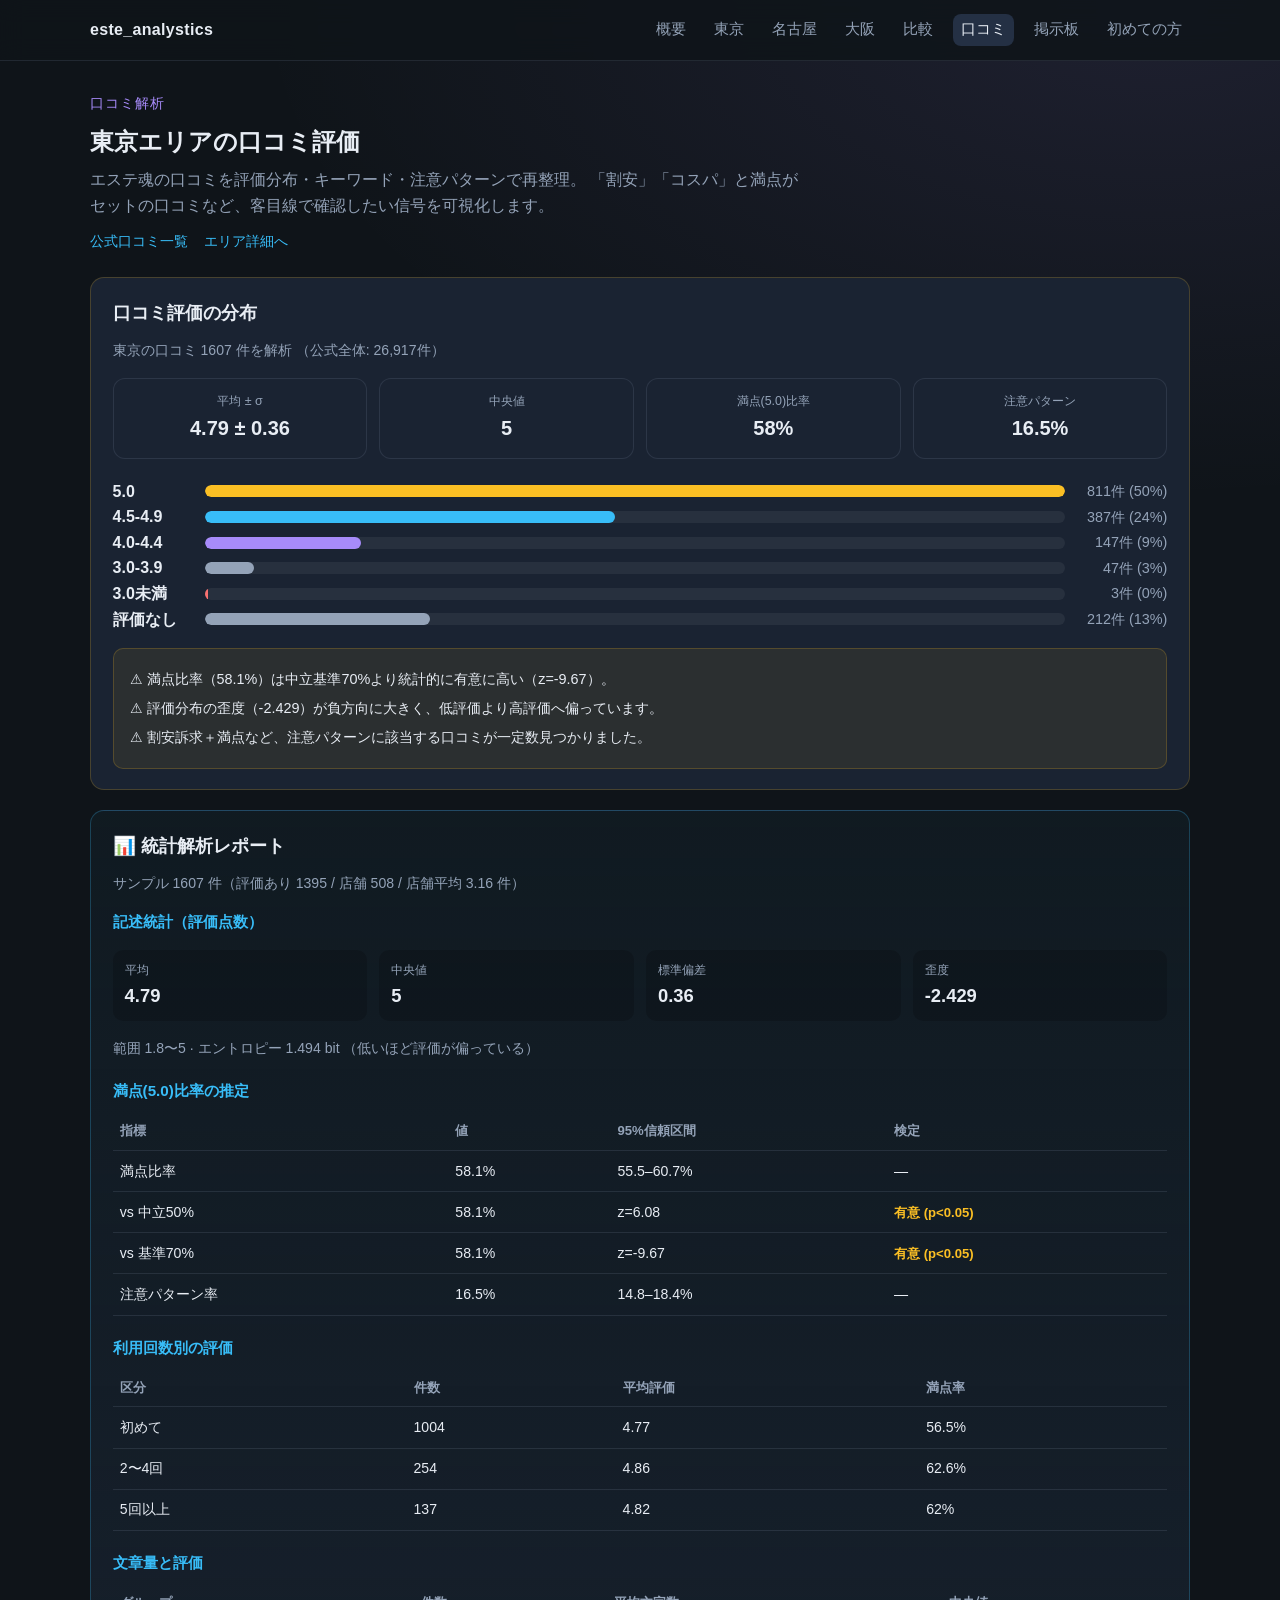
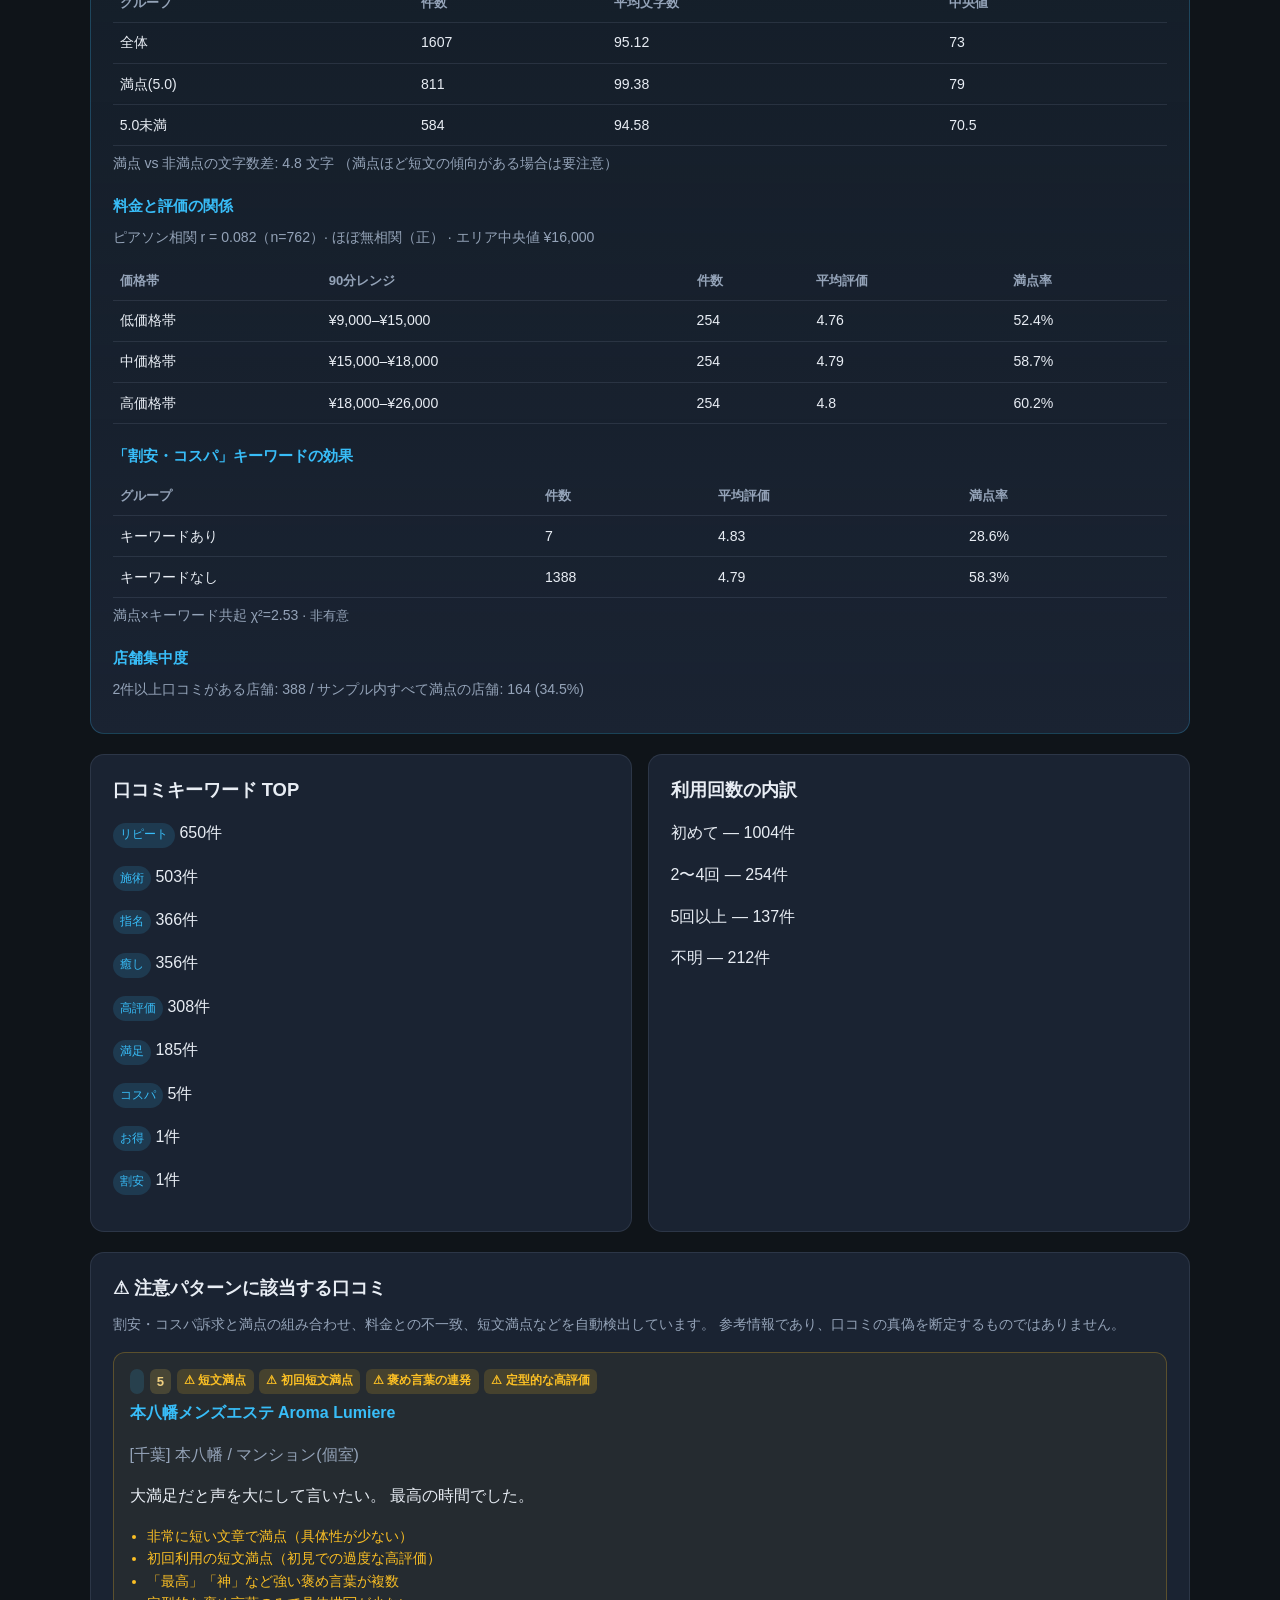
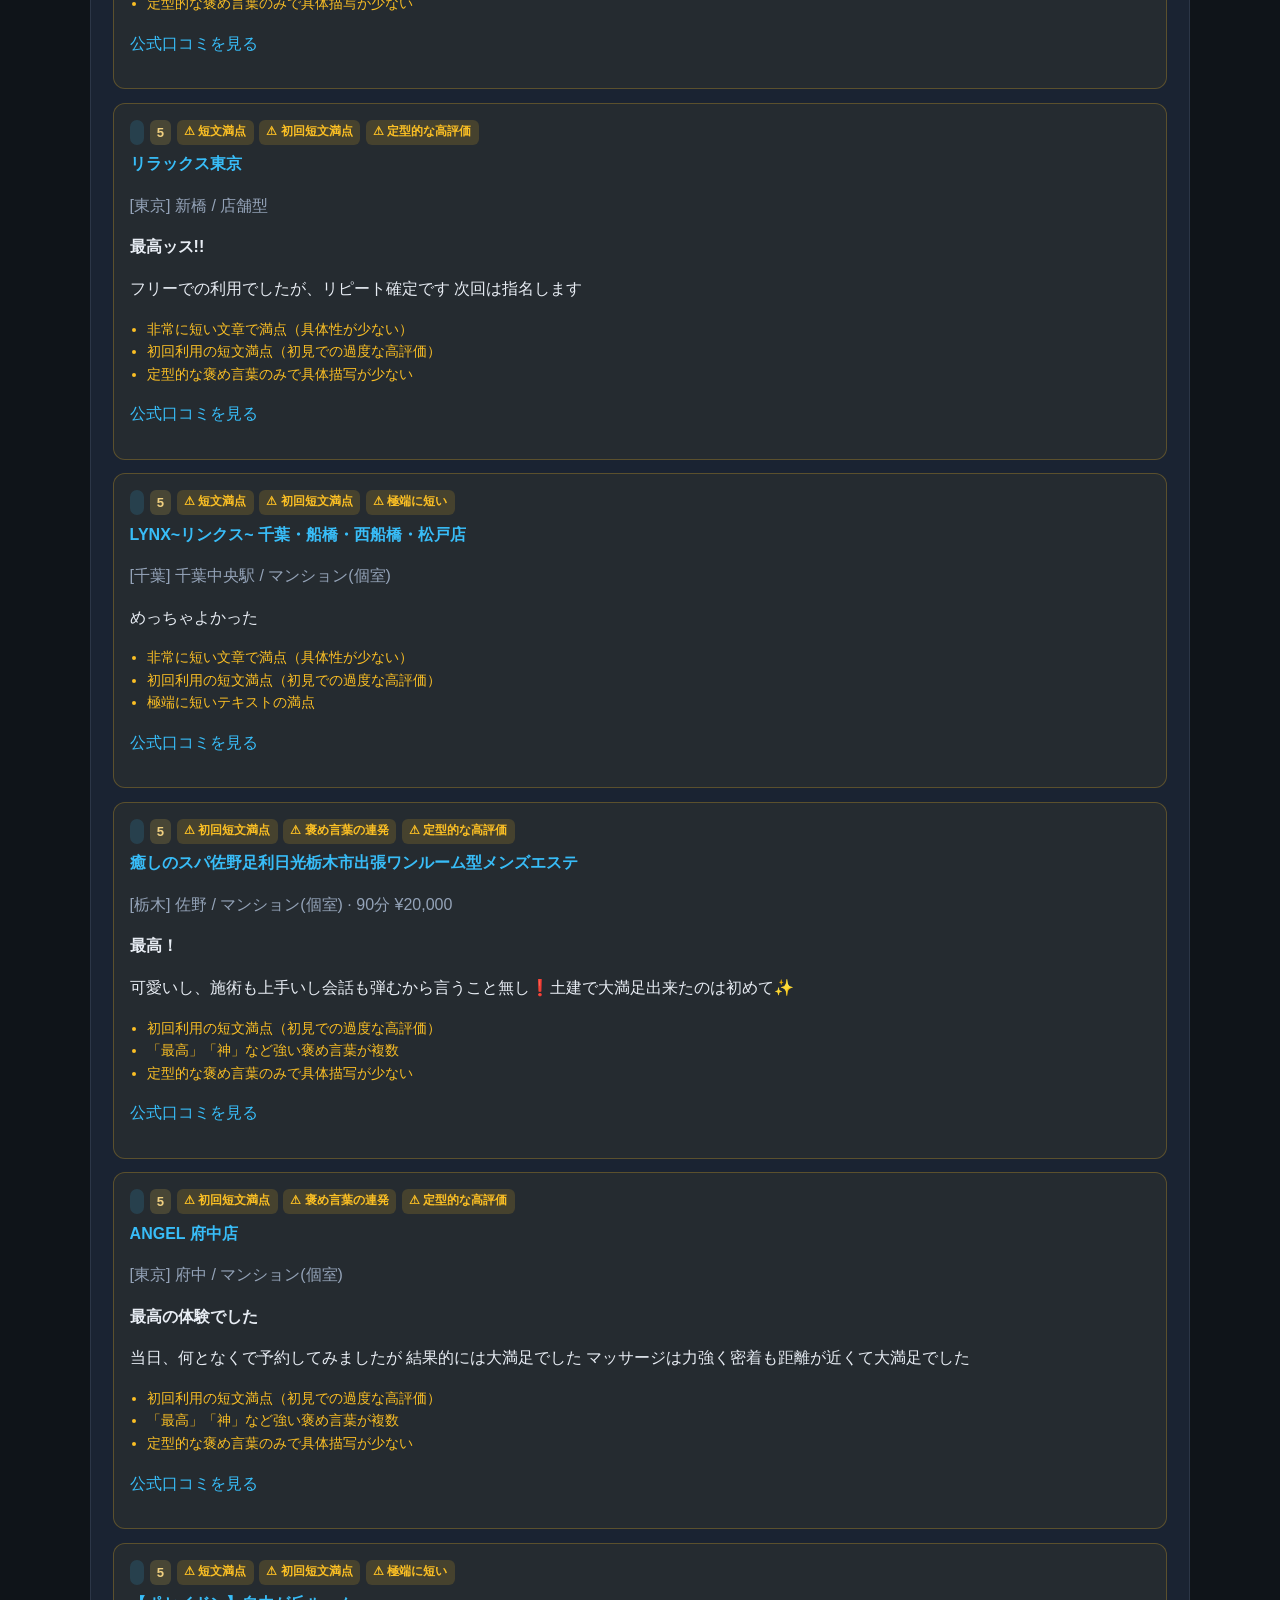
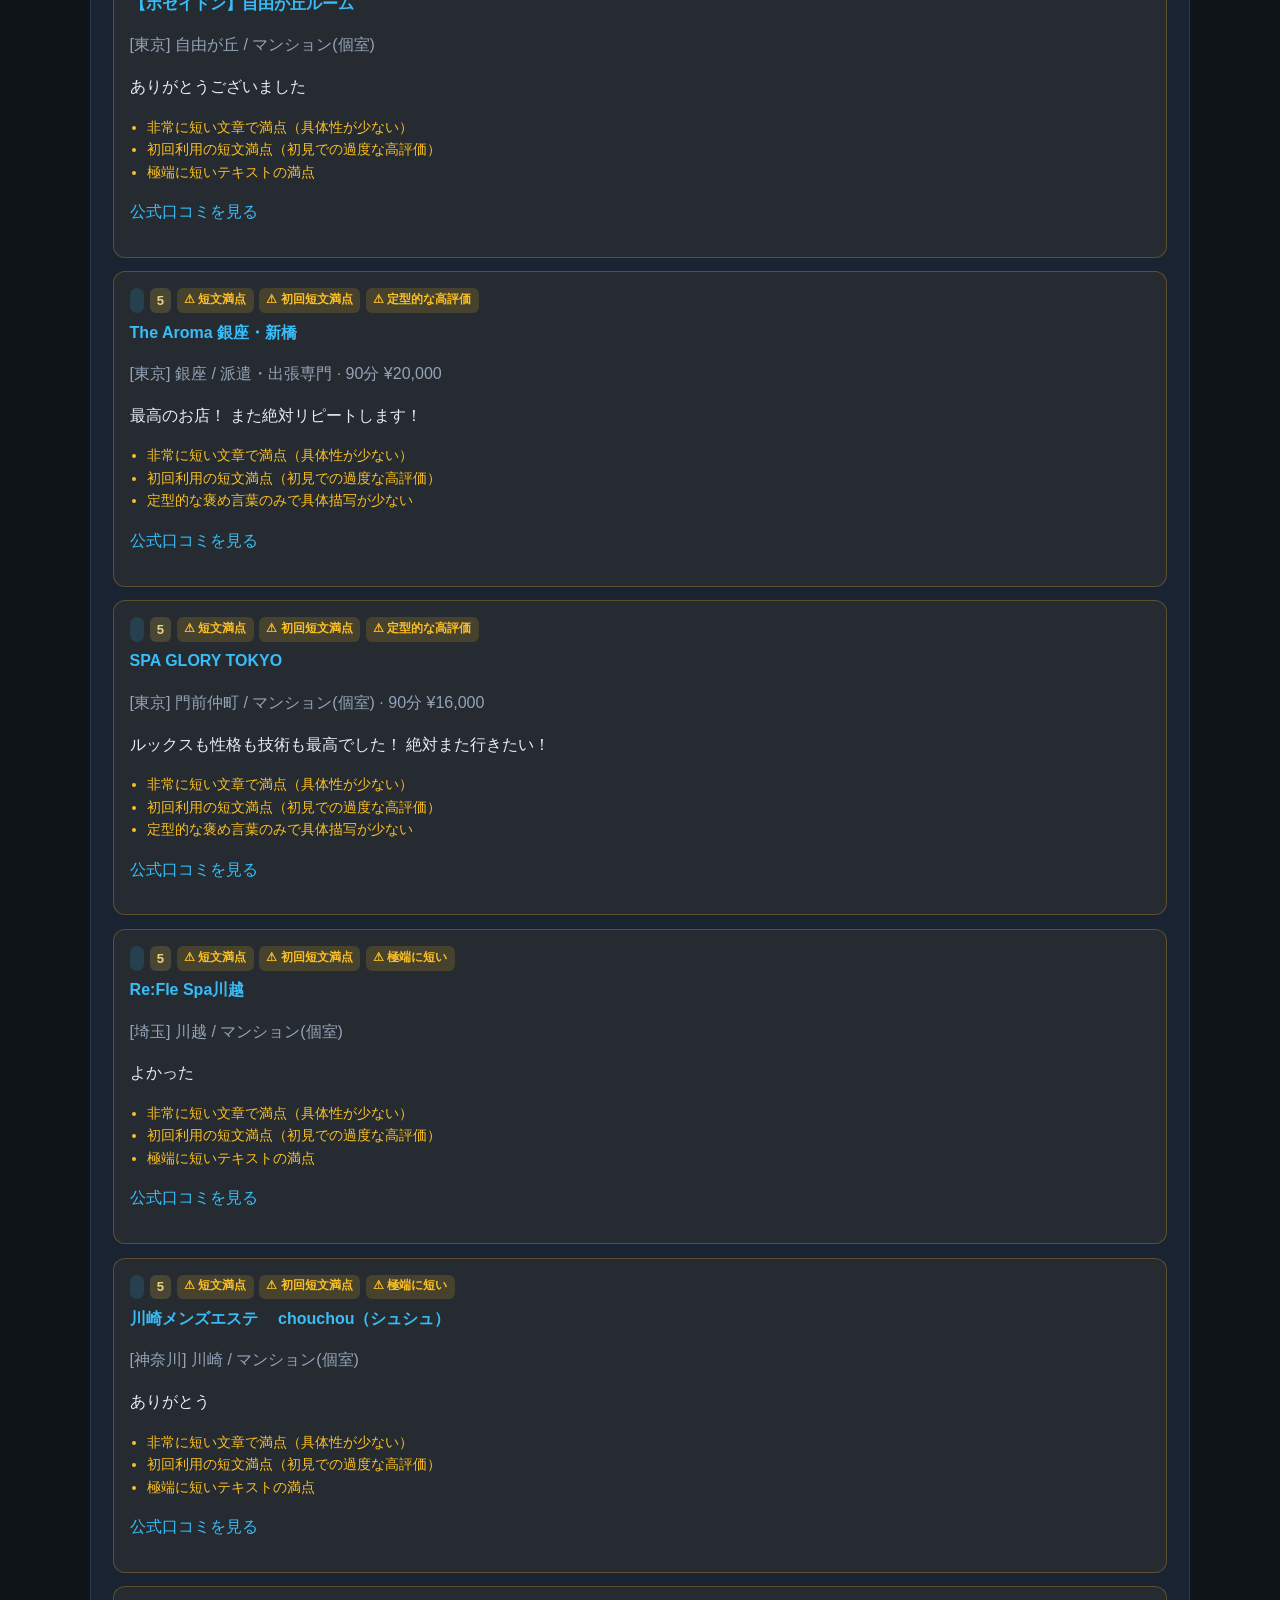
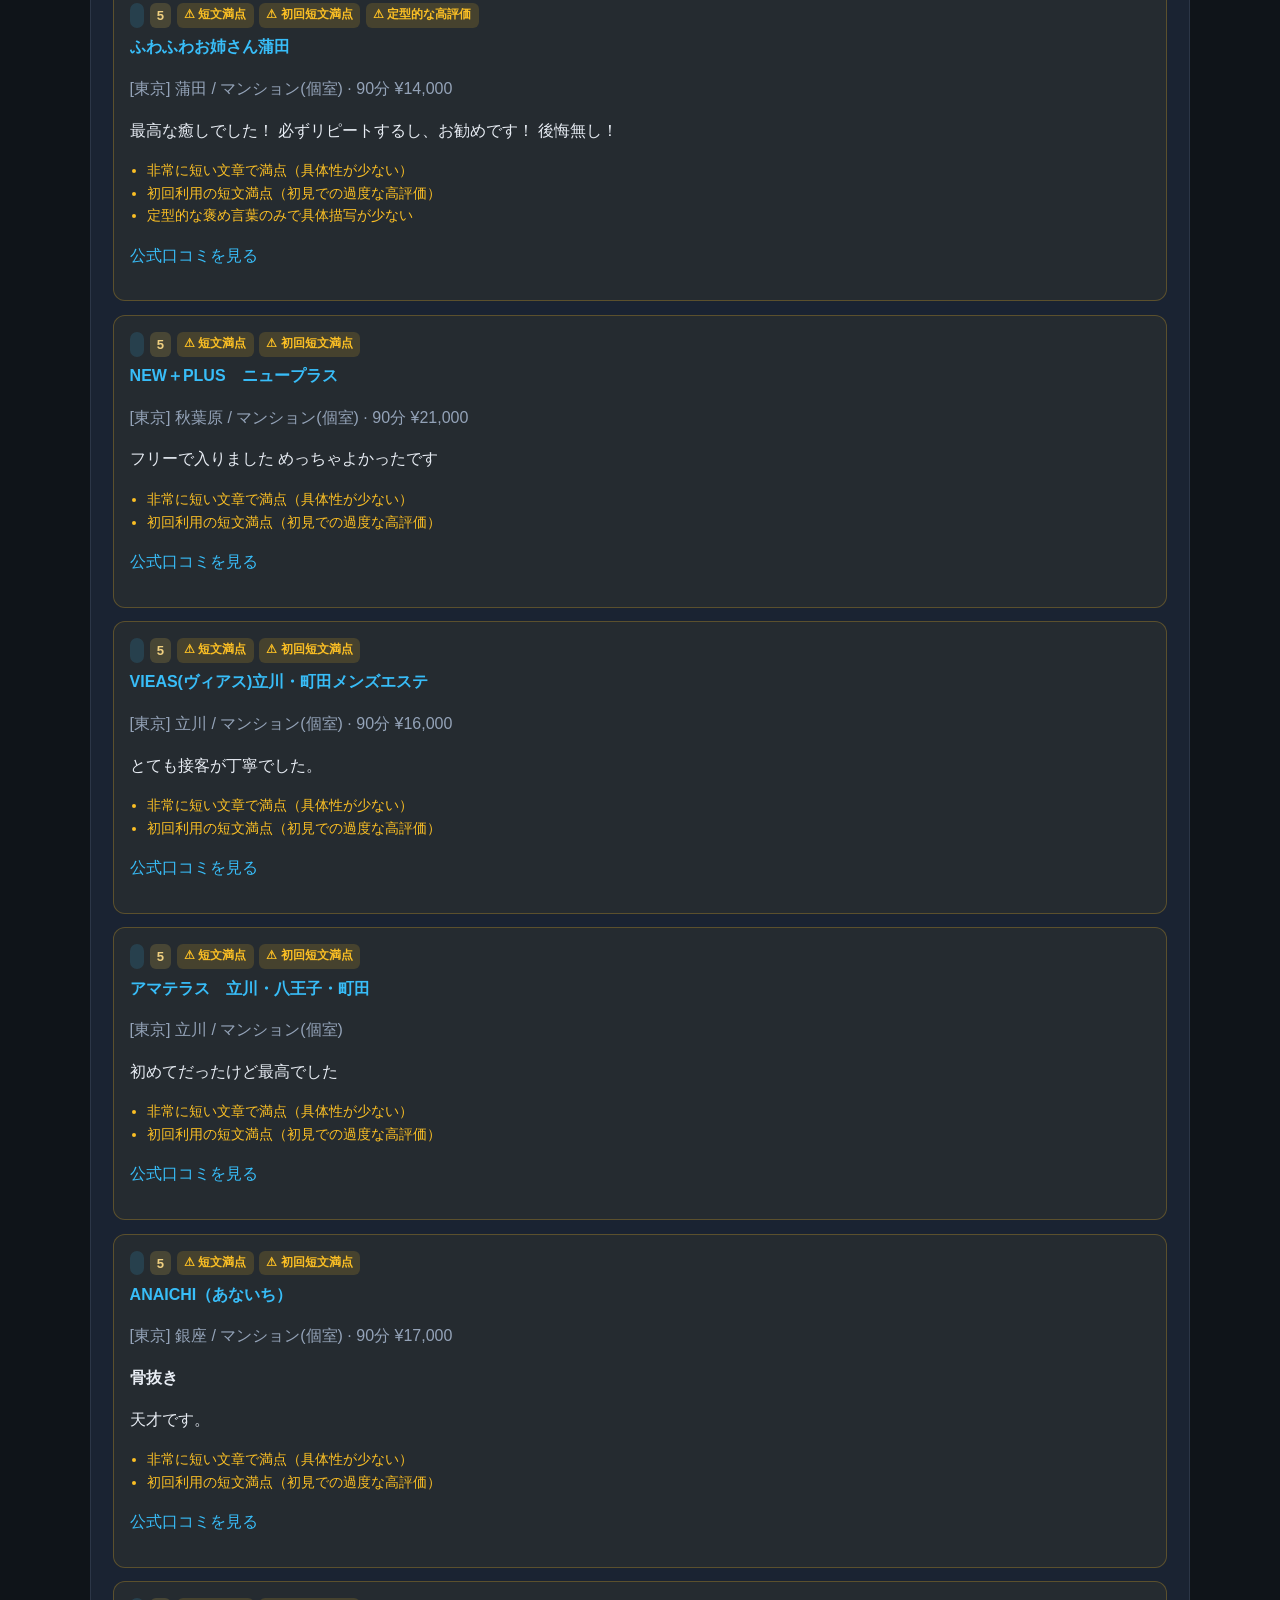
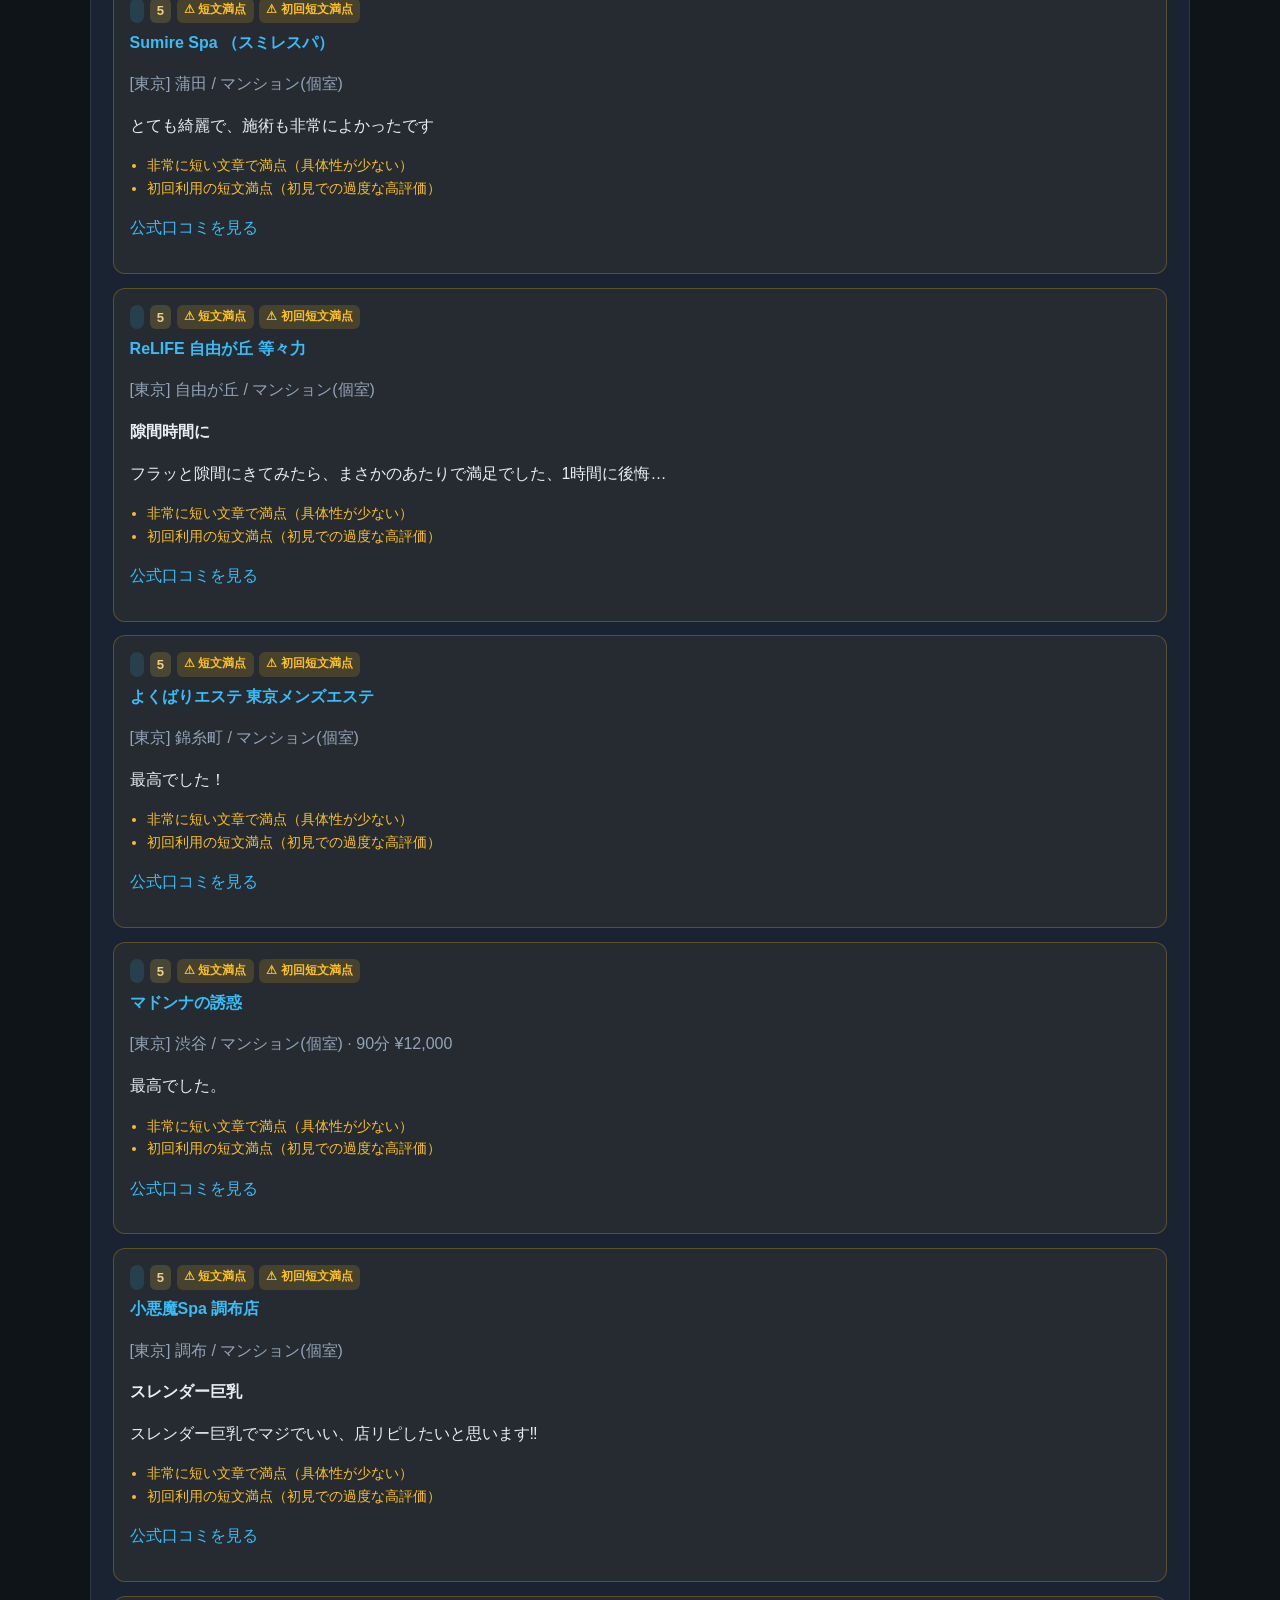
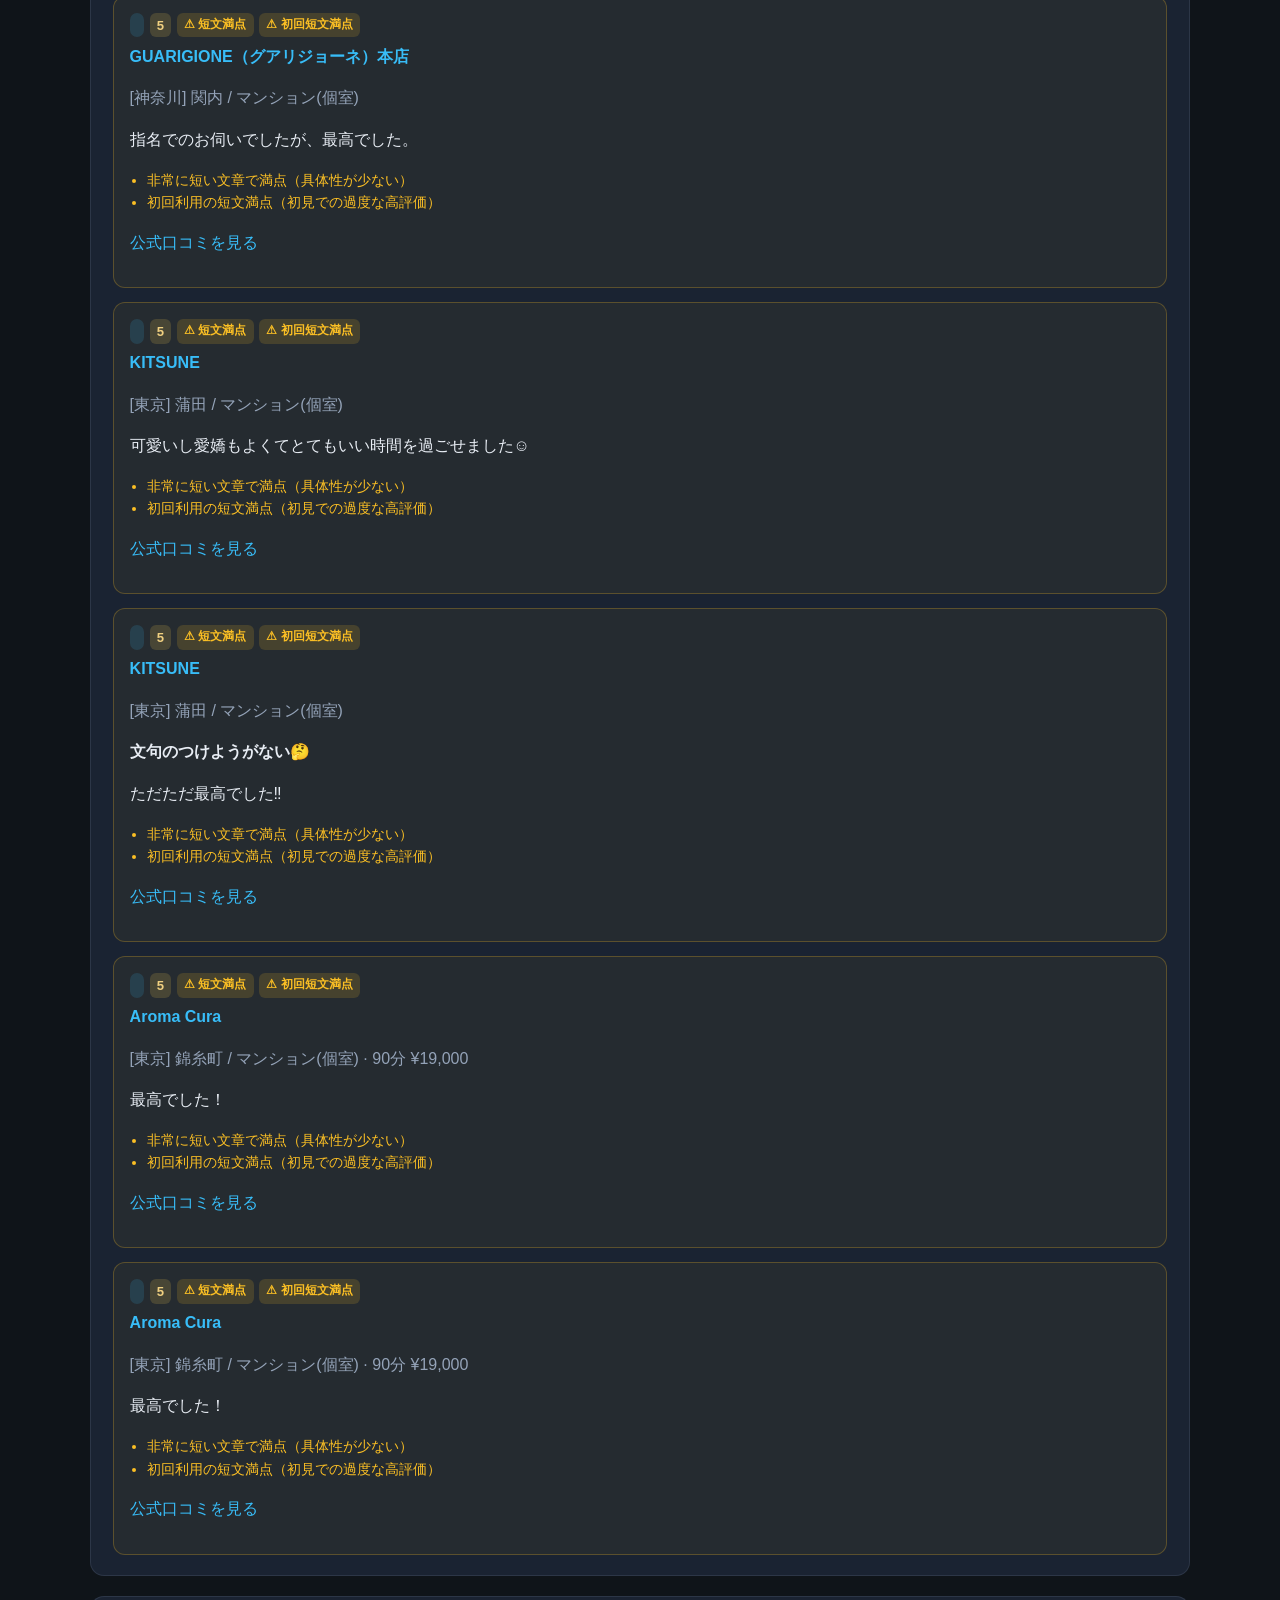
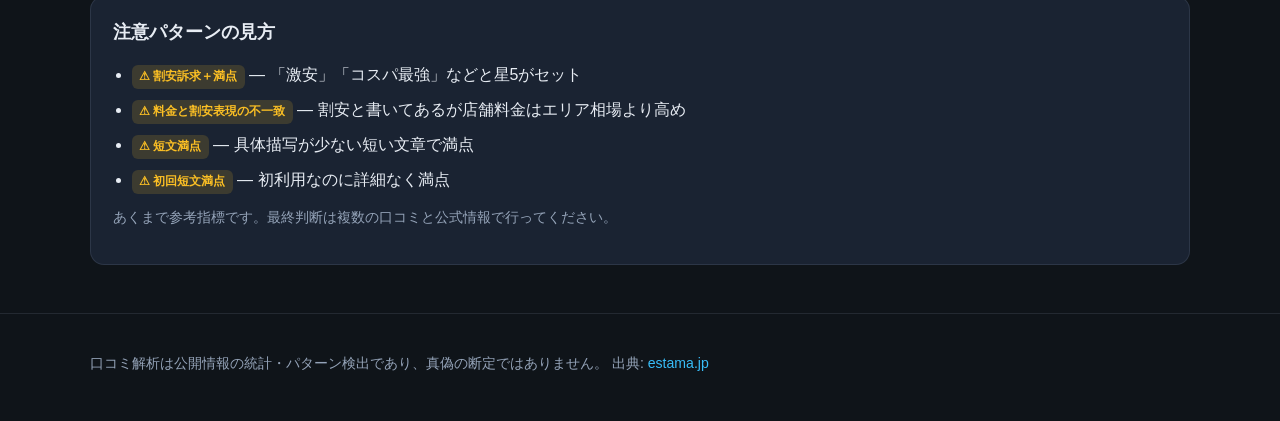
<file: docs/reviews.html>
<!DOCTYPE html>
<html lang="ja">
<head>
  <meta charset="UTF-8">
  <meta name="viewport" content="width=device-width, initial-scale=1.0">
  <title>口コミ解析 | este_analystics</title>
  <meta name="description" content="エステ魂口コミの評価分布と注意パターン解析">
  <link rel="stylesheet" href="css/style.css">
</head>
<body>
  <header class="site-header">
    <div class="container header-inner">
      <a class="logo" href="index.html">este_analystics</a>
      <nav class="nav">
        <a href="index.html">概要</a>
        <a href="area.html?region=kanto">東京</a>
        <a href="area.html?region=chubu">名古屋</a>
        <a href="area.html?region=kansai">大阪</a>
        <a href="compare.html">比較</a>
        <a href="reviews.html?region=kanto" data-nav="kanto">口コミ</a>
        <a href="bbs.html?region=kanto" data-nav-bbs="kanto">掲示板</a>
        <a href="guide.html">初めての方</a>
      </nav>
    </div>
  </header>

  <main class="container" id="reviews-root">
    <p class="loading">読込中…</p>
  </main>

  <footer class="site-footer">
    <div class="container">
      <p>
        口コミ解析は公開情報の統計・パターン検出であり、真偽の断定ではありません。
        出典: <a href="https://estama.jp/" target="_blank" rel="noopener">estama.jp</a>
      </p>
    </div>
  </footer>

  <script src="js/utils.js"></script>
  <script src="js/render.js"></script>
  <script src="js/reviews.js"></script>
</body>
</html>
</file>
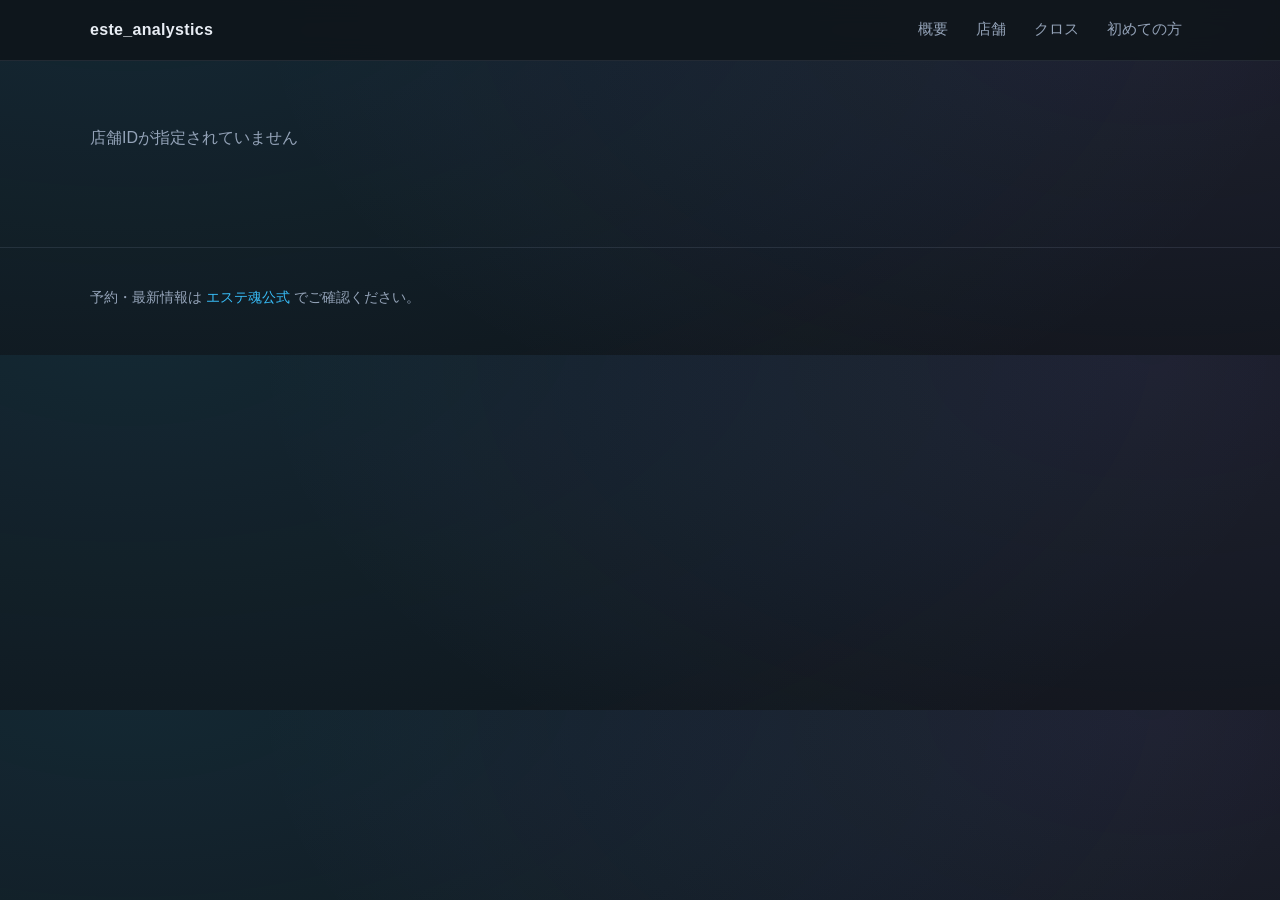
<file: docs/shop.html>
<!DOCTYPE html>
<html lang="ja">
<head>
  <meta charset="UTF-8">
  <meta name="viewport" content="width=device-width, initial-scale=1.0">
  <title>店舗詳細 | este_analystics</title>
  <link rel="stylesheet" href="css/style.css">
</head>
<body>
  <header class="site-header">
    <div class="container header-inner">
      <a class="logo" href="index.html">este_analystics</a>
      <nav class="nav">
        <a href="index.html">概要</a>
        <a href="shops.html?region=kanto">店舗</a>
        <a href="cross.html?region=kanto">クロス</a>
        <a href="guide.html">初めての方</a>
      </nav>
    </div>
  </header>

  <main class="container" id="shop-root">
    <p class="loading">読込中…</p>
  </main>

  <footer class="site-footer">
    <div class="container">
      <p>予約・最新情報は <a href="https://estama.jp/" target="_blank" rel="noopener">エステ魂公式</a> でご確認ください。</p>
    </div>
  </footer>

  <script src="js/utils.js"></script>
  <script src="js/render.js"></script>
  <script src="js/shop.js"></script>
</body>
</html>
</file>
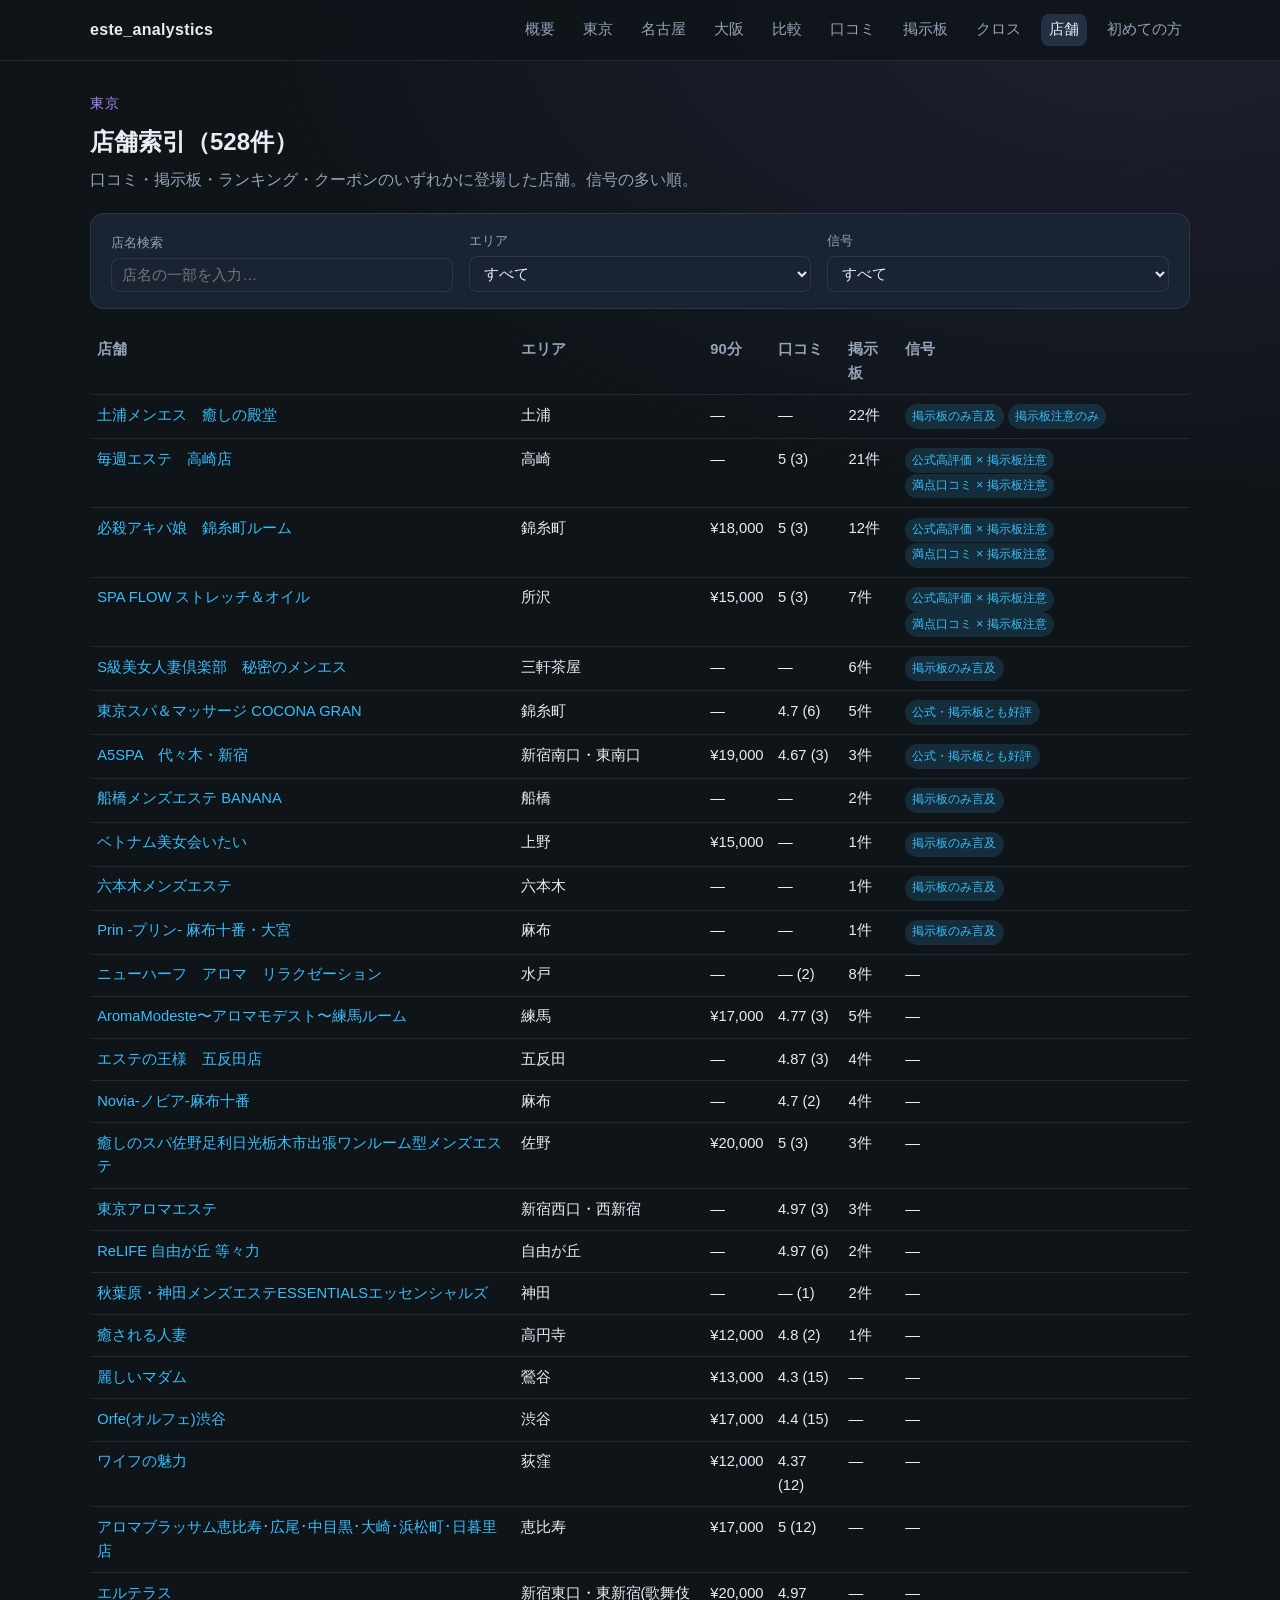
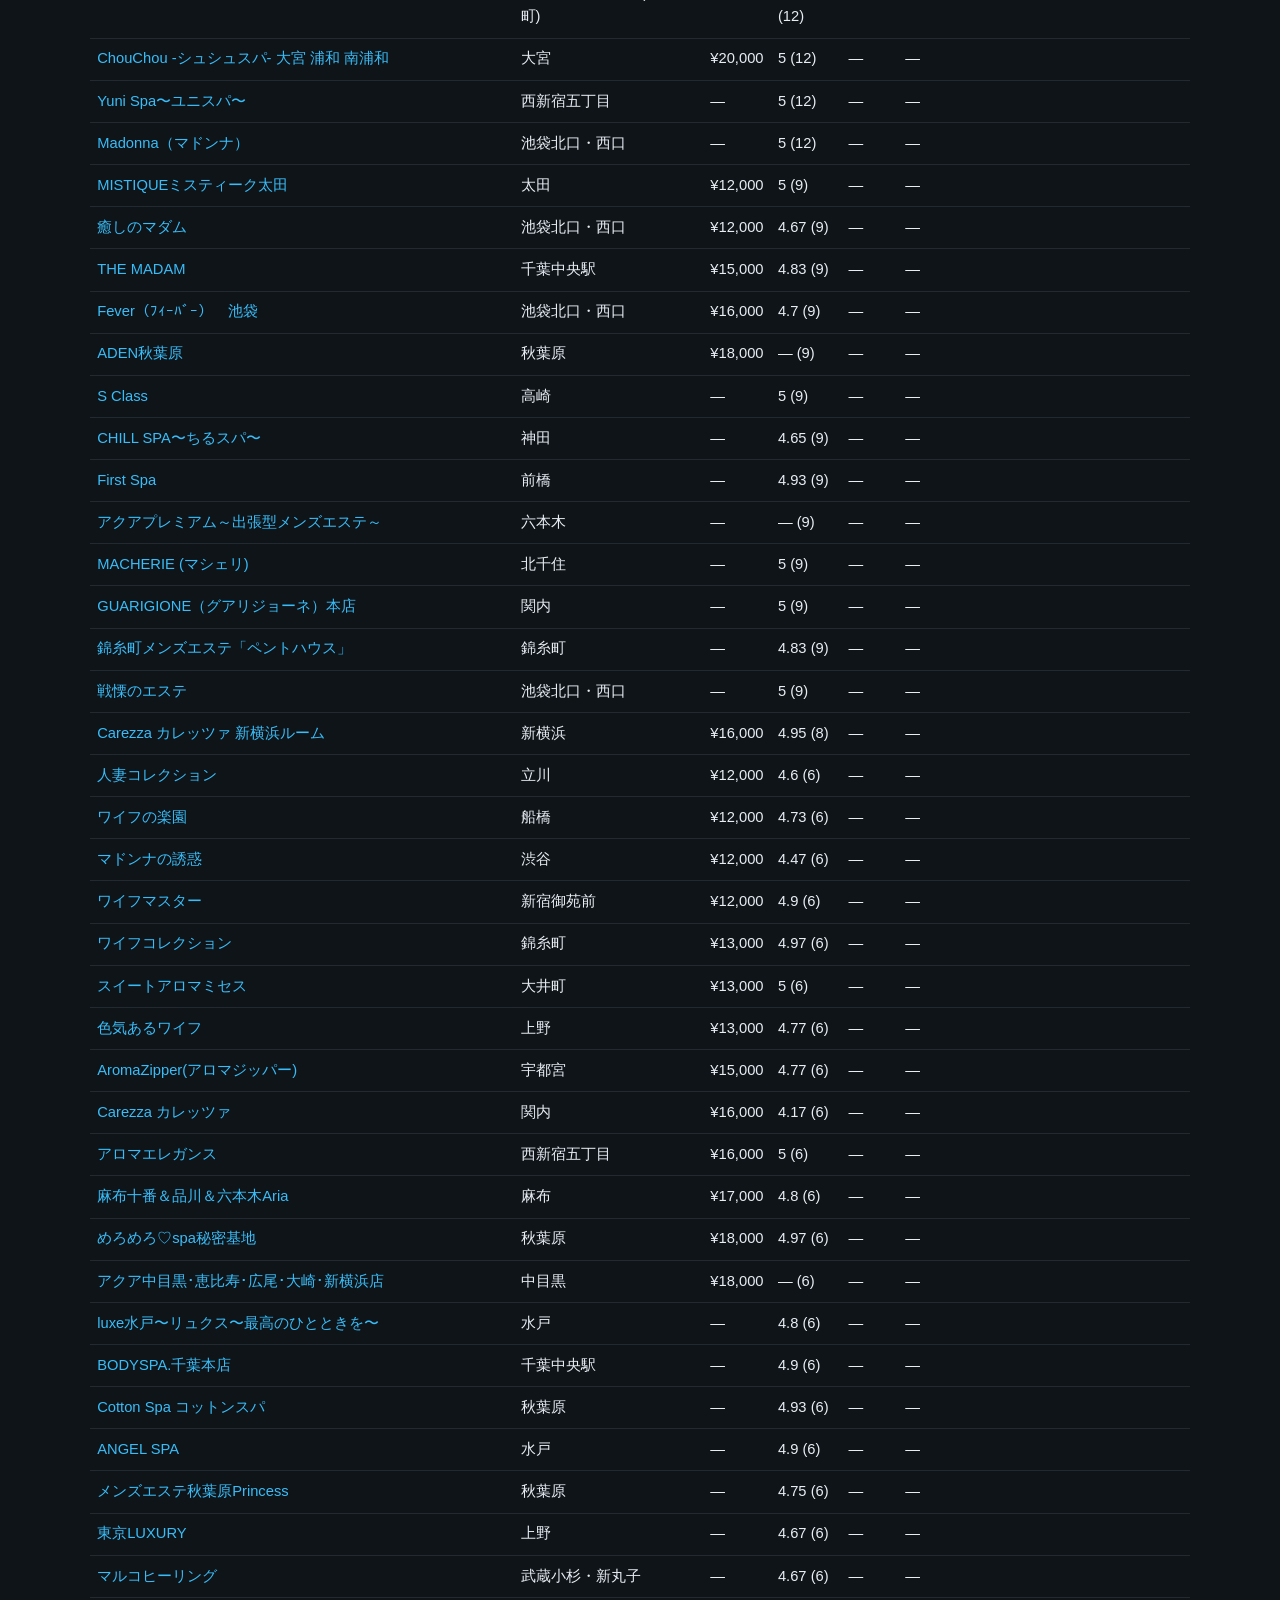
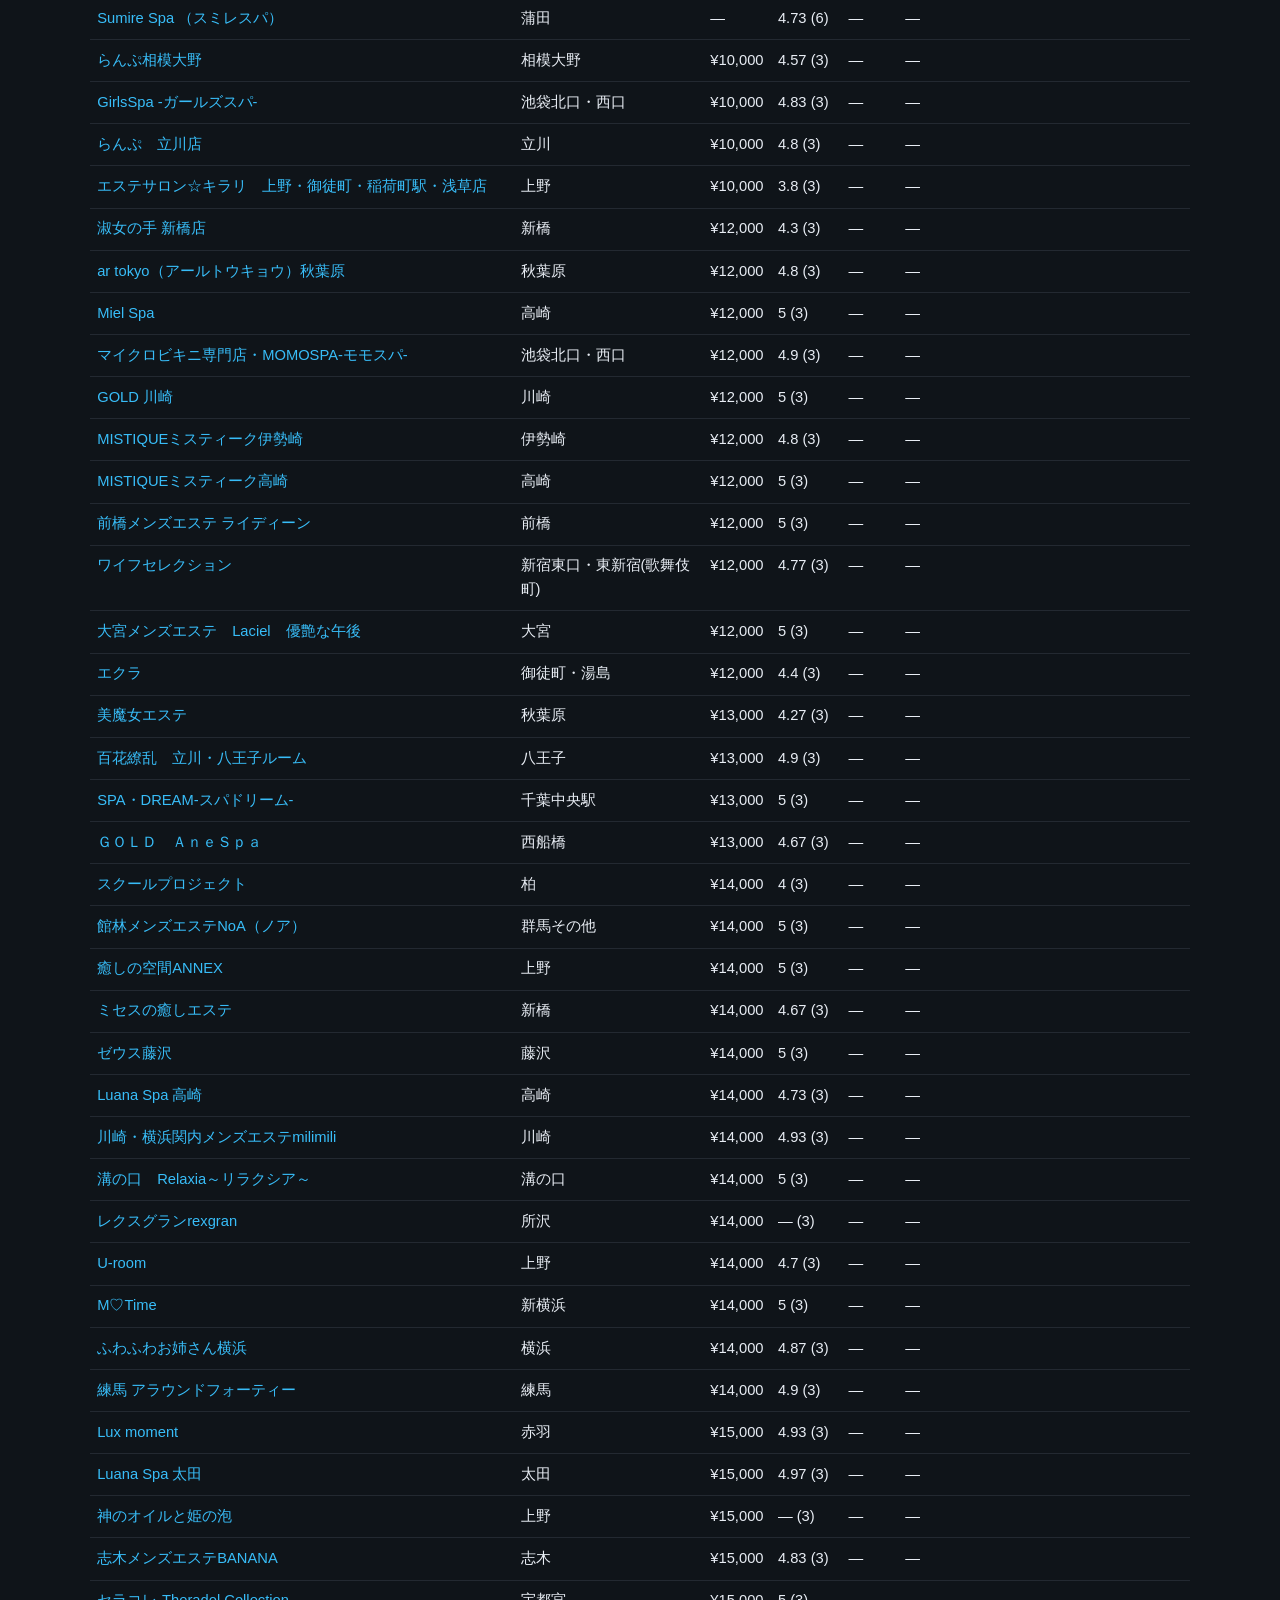
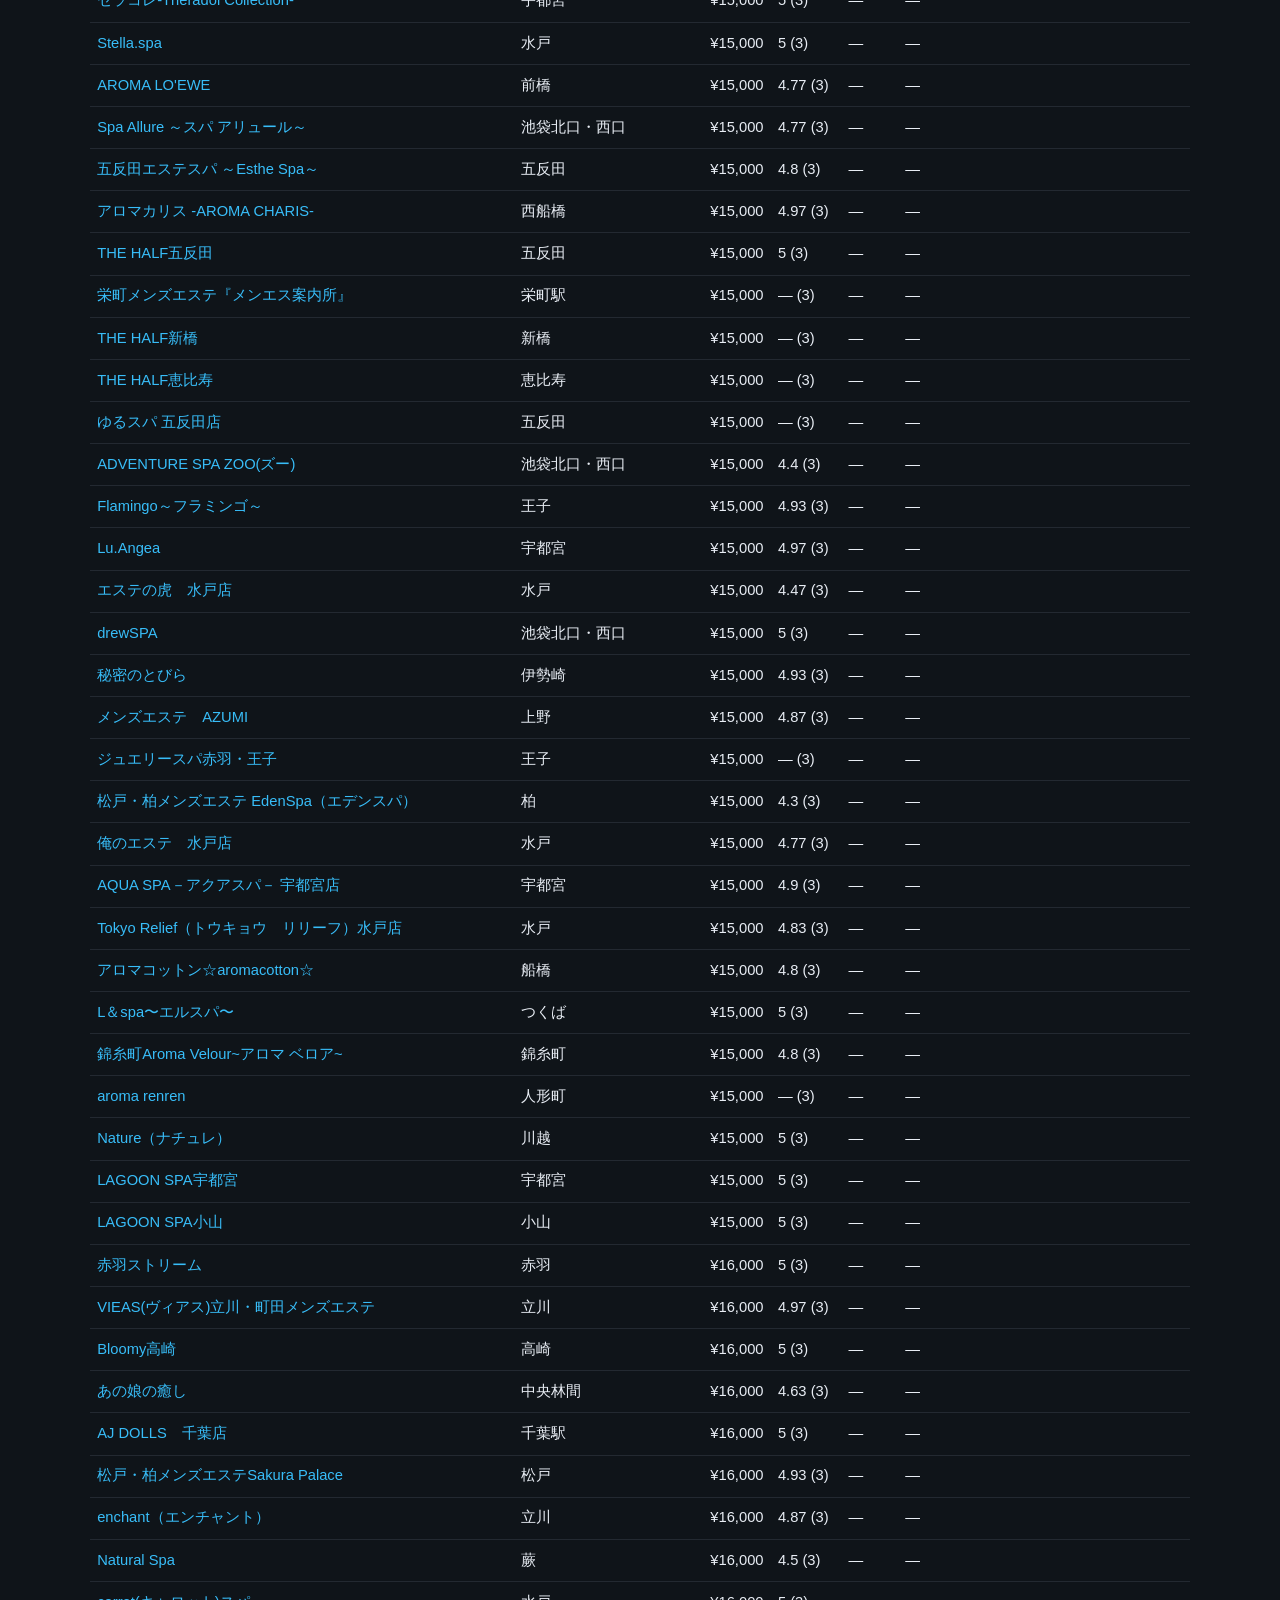
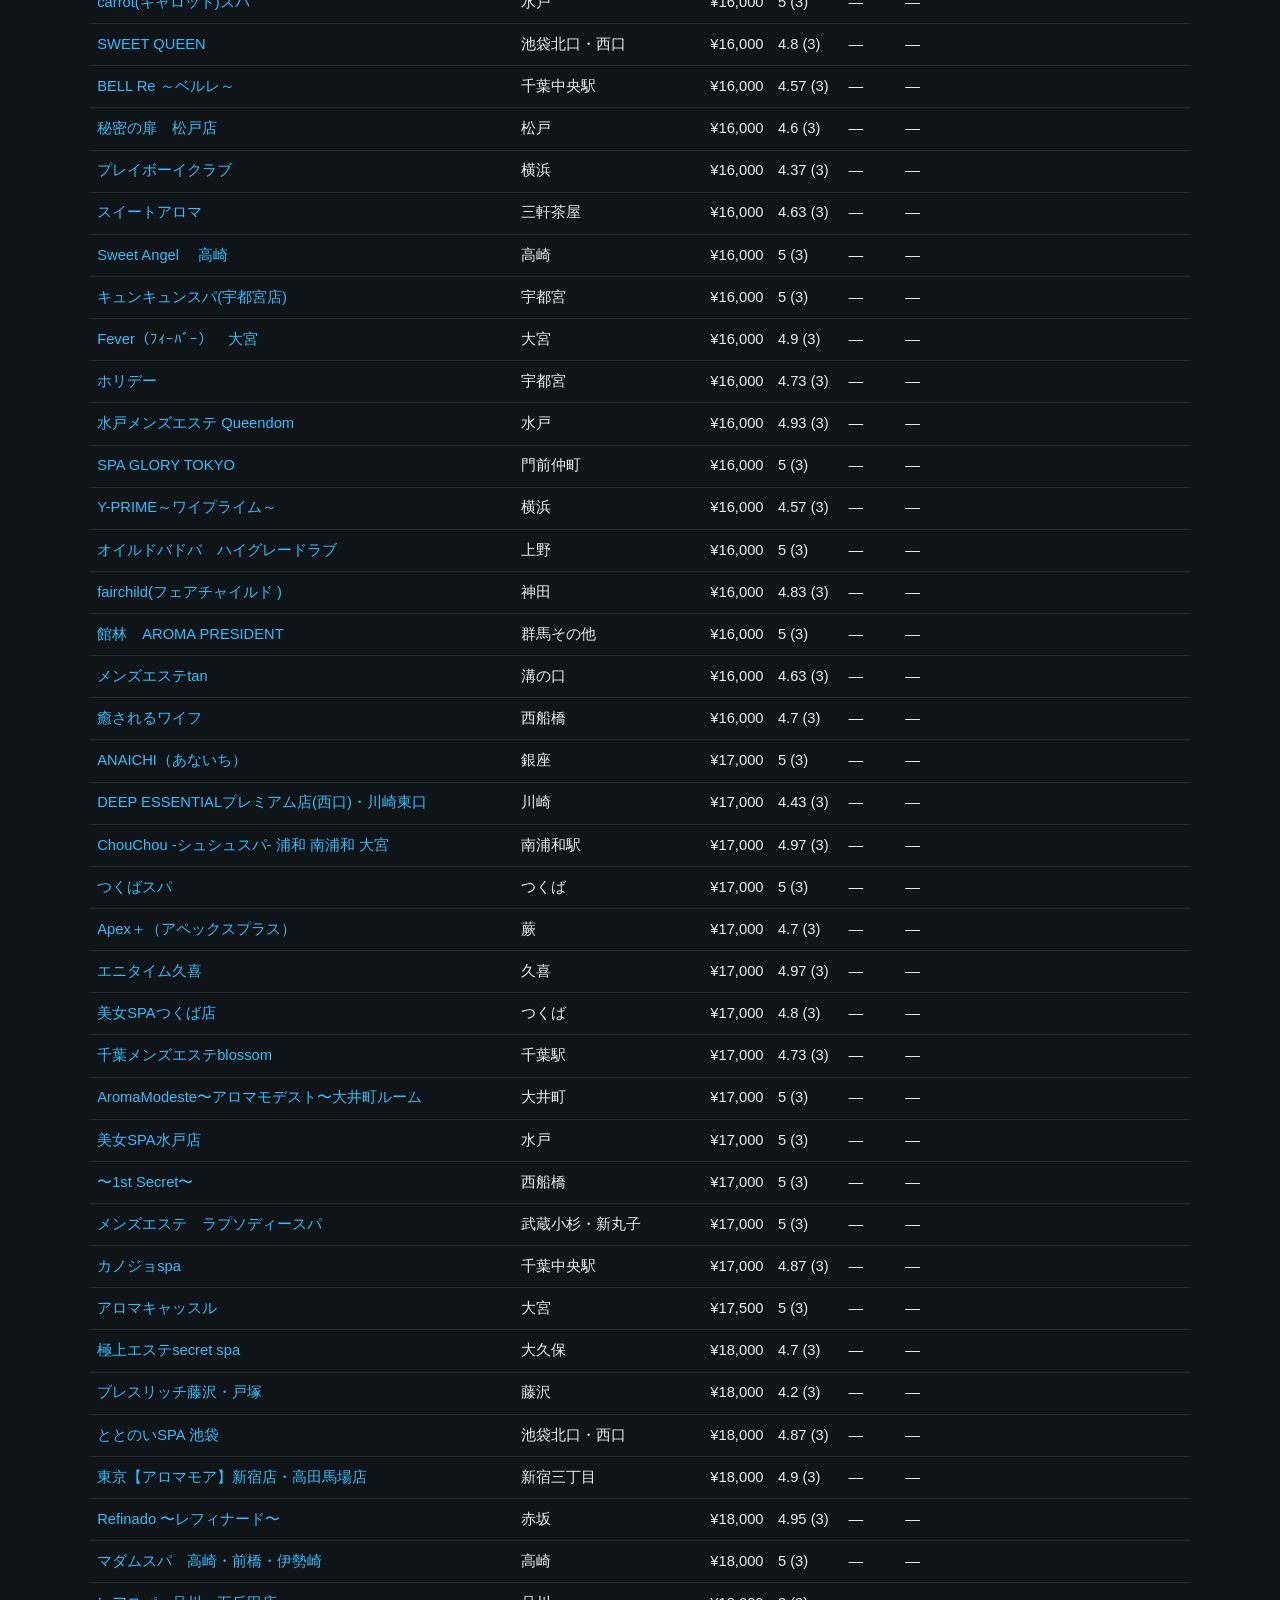
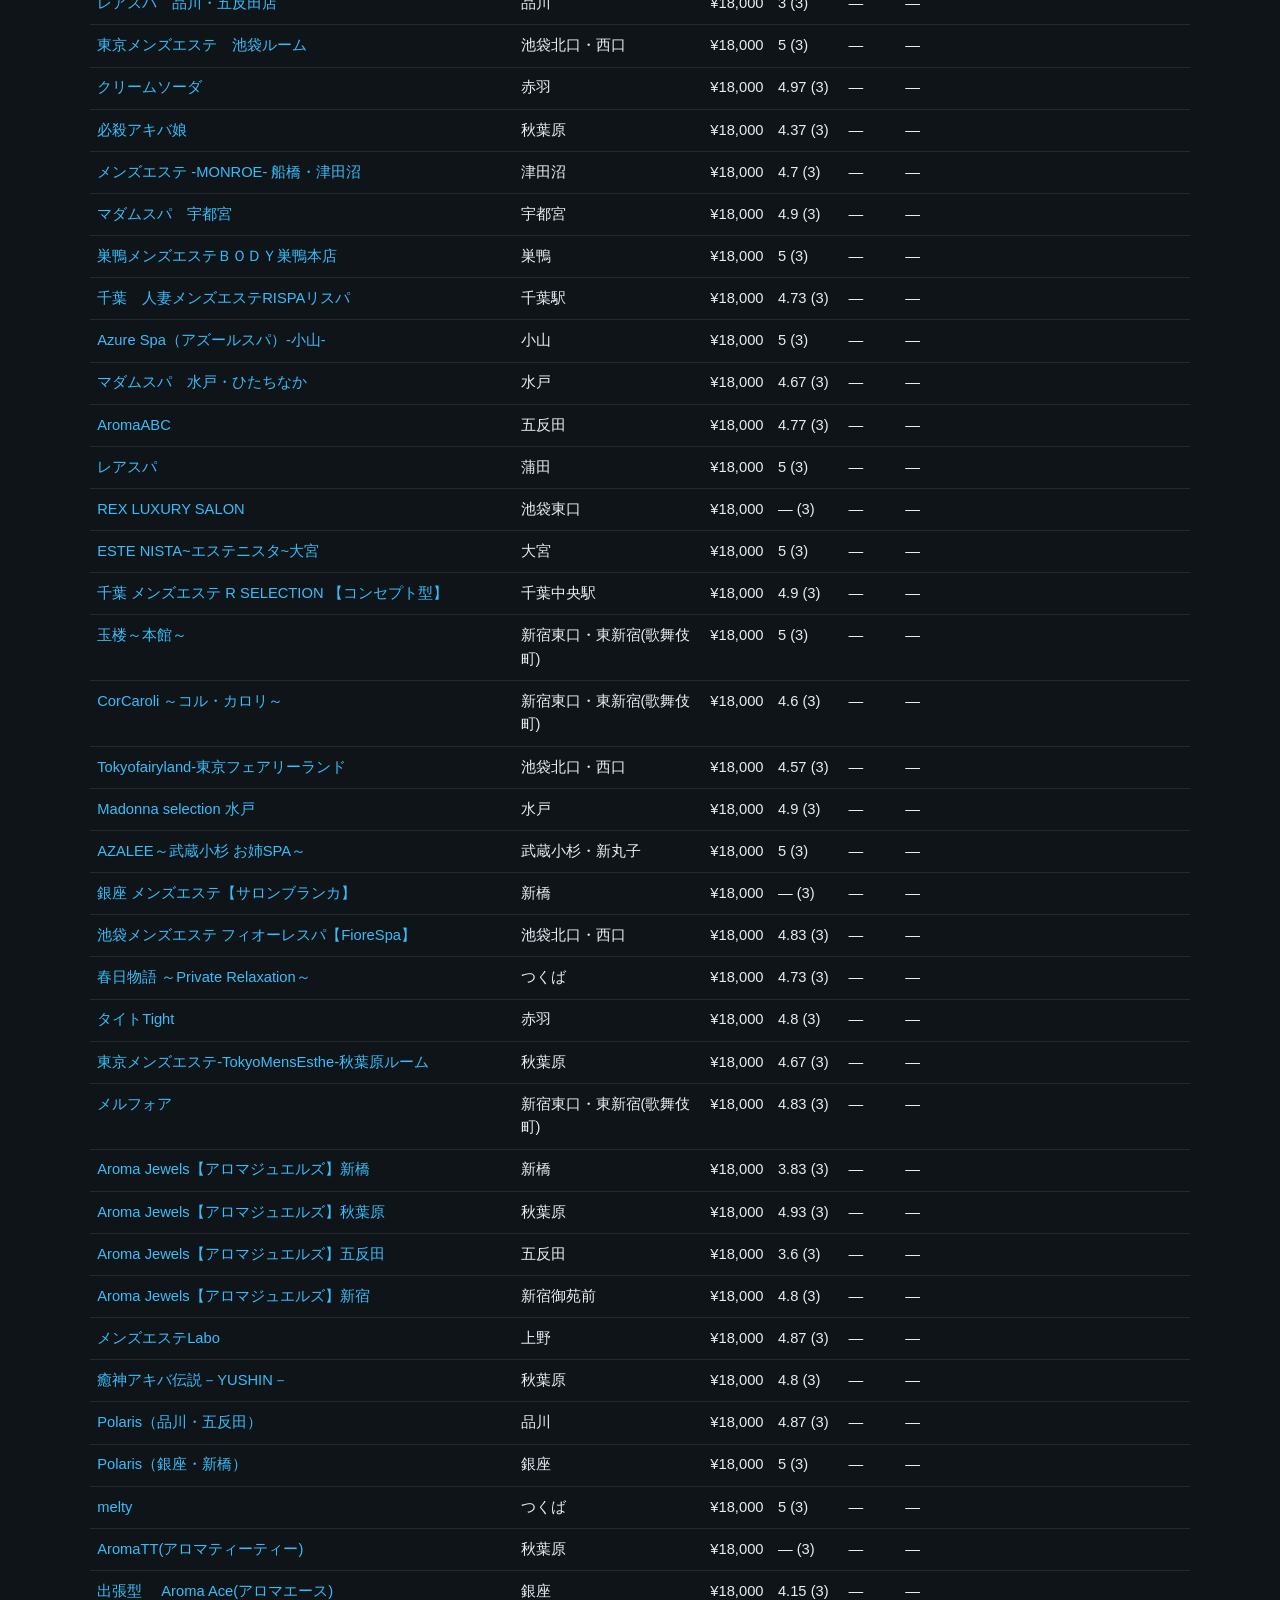
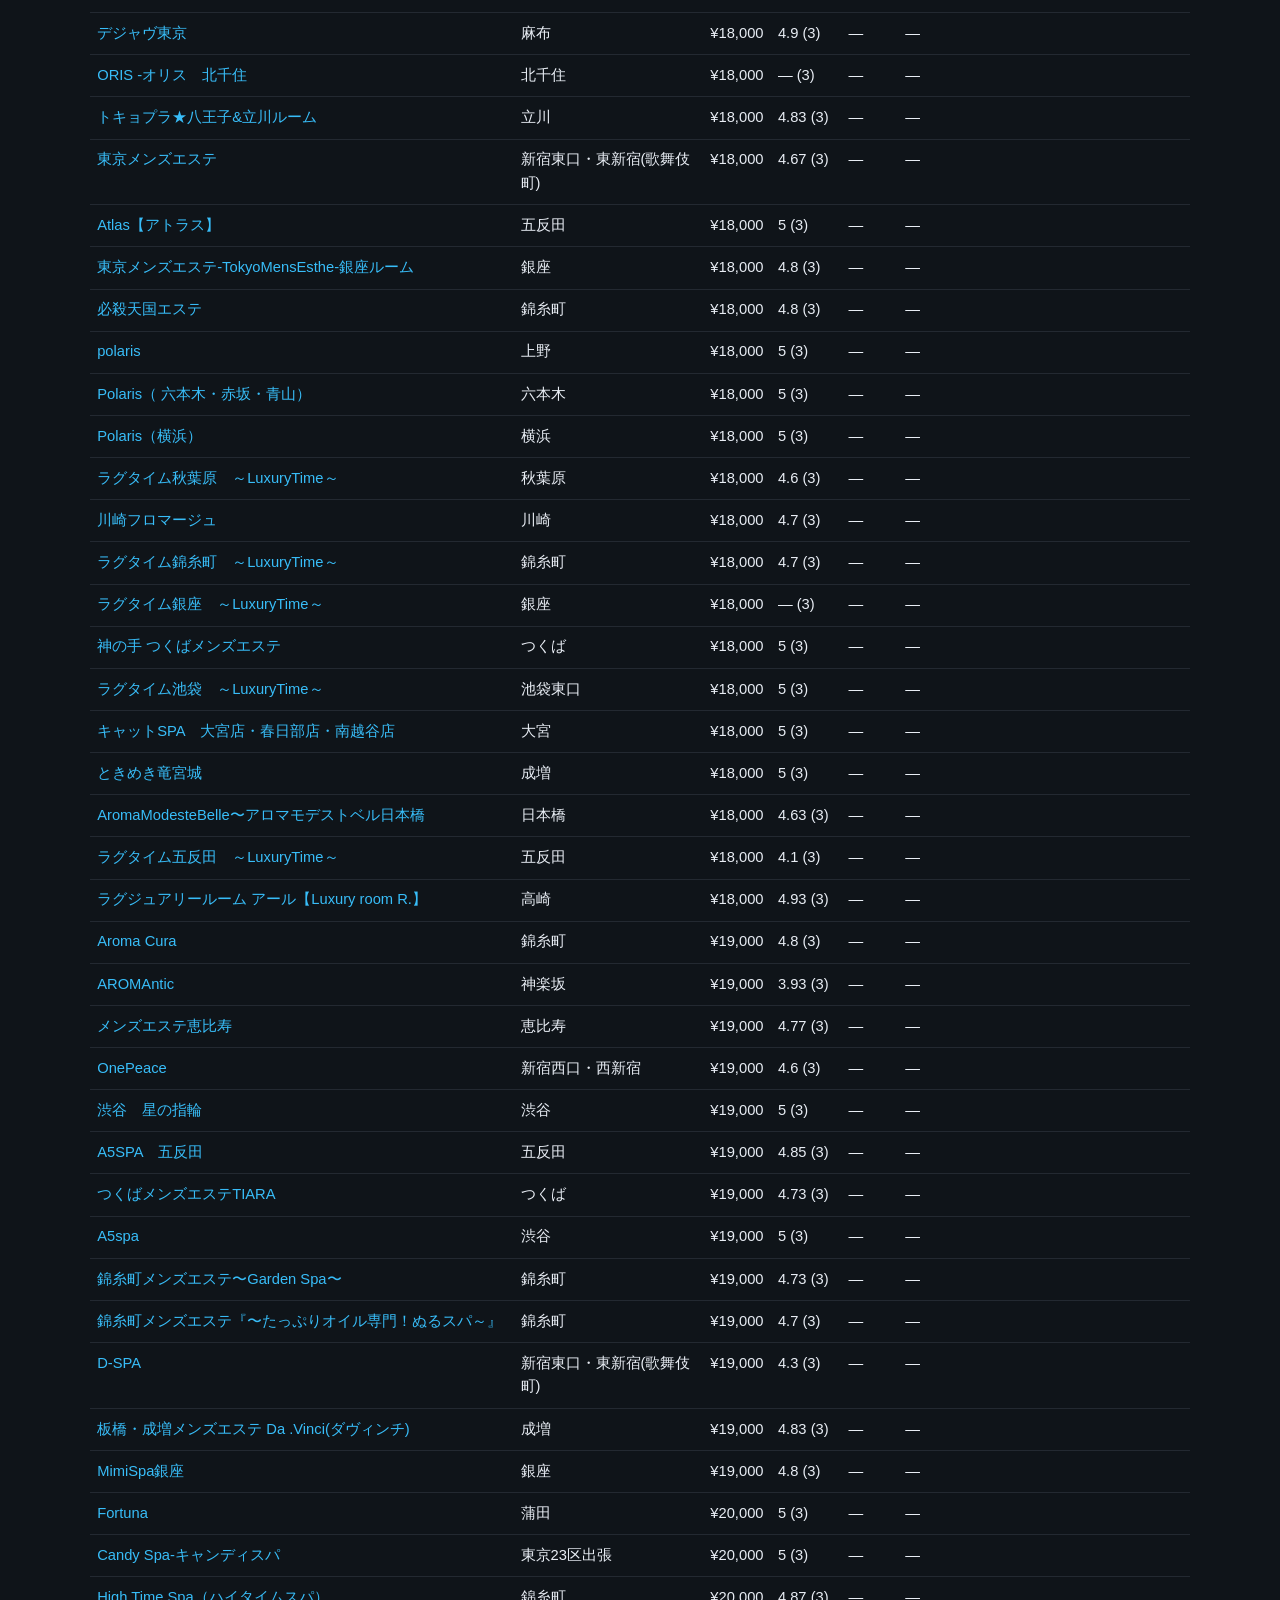
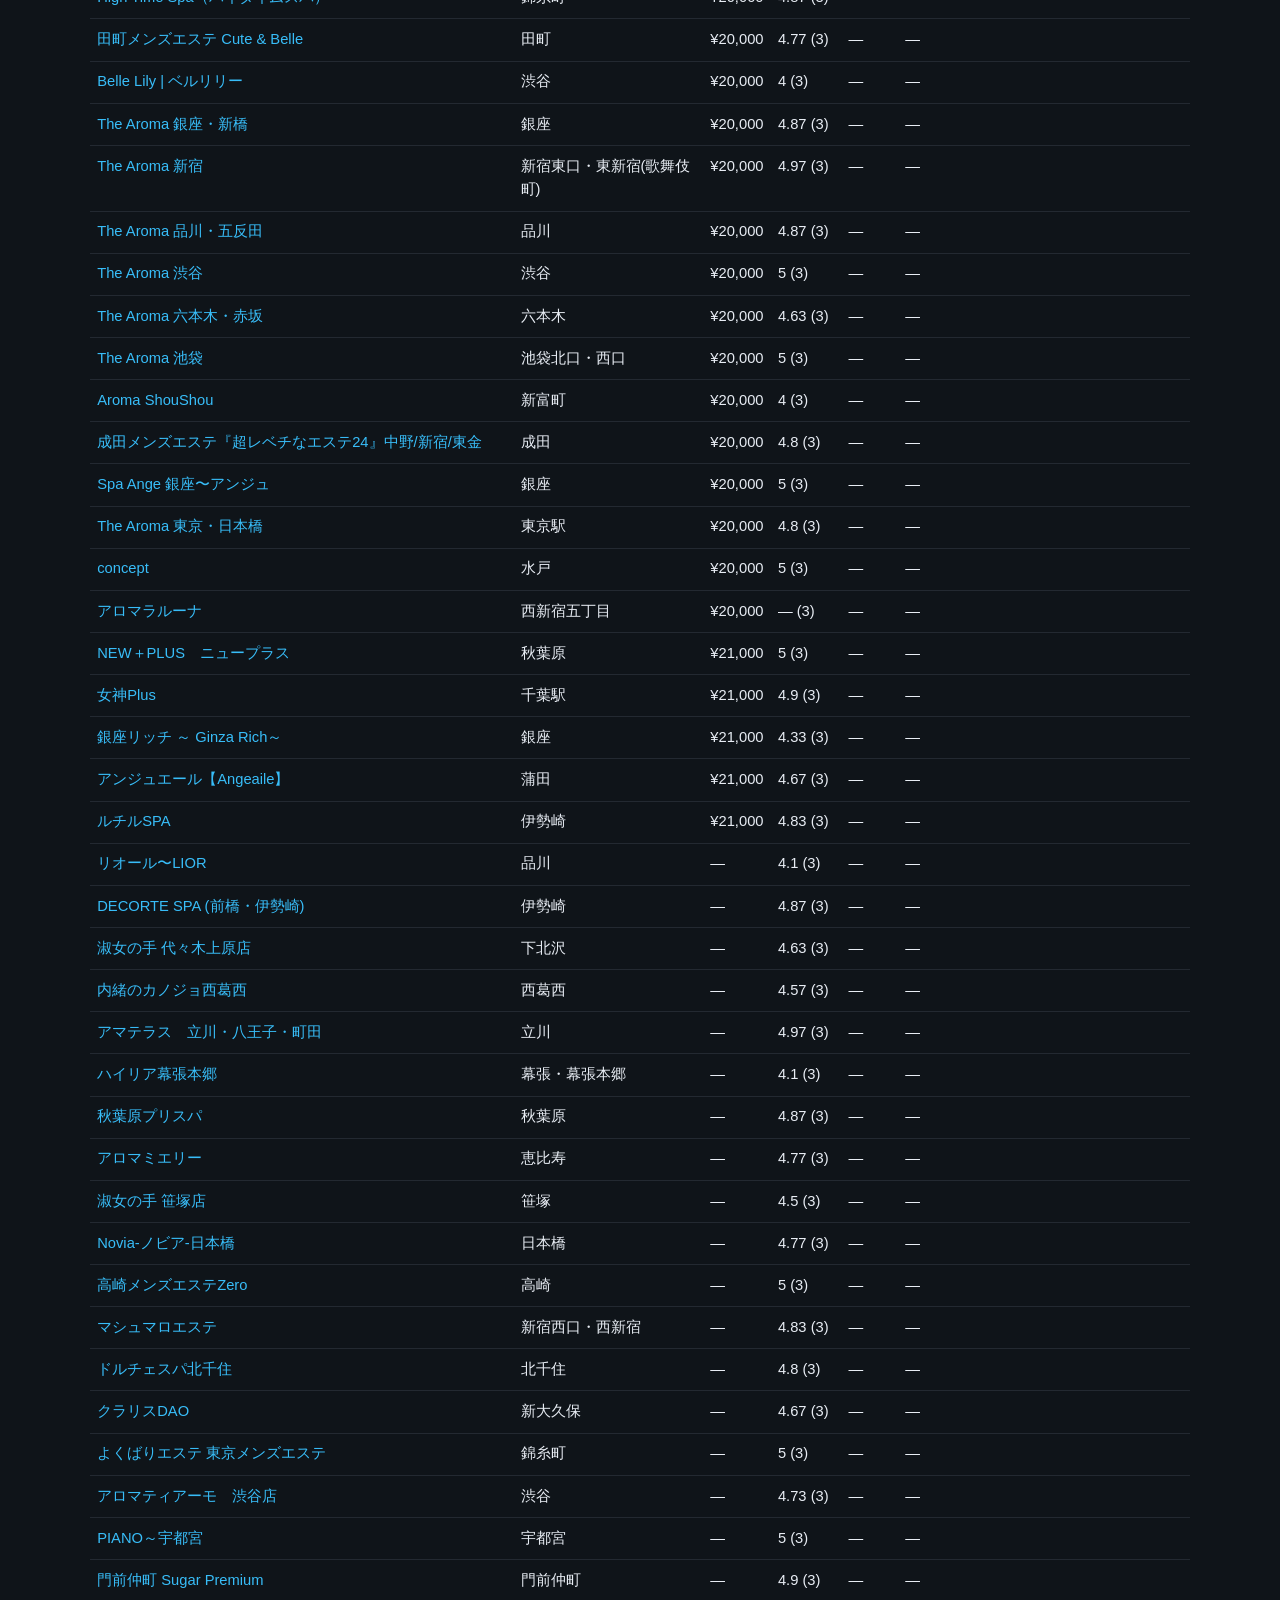
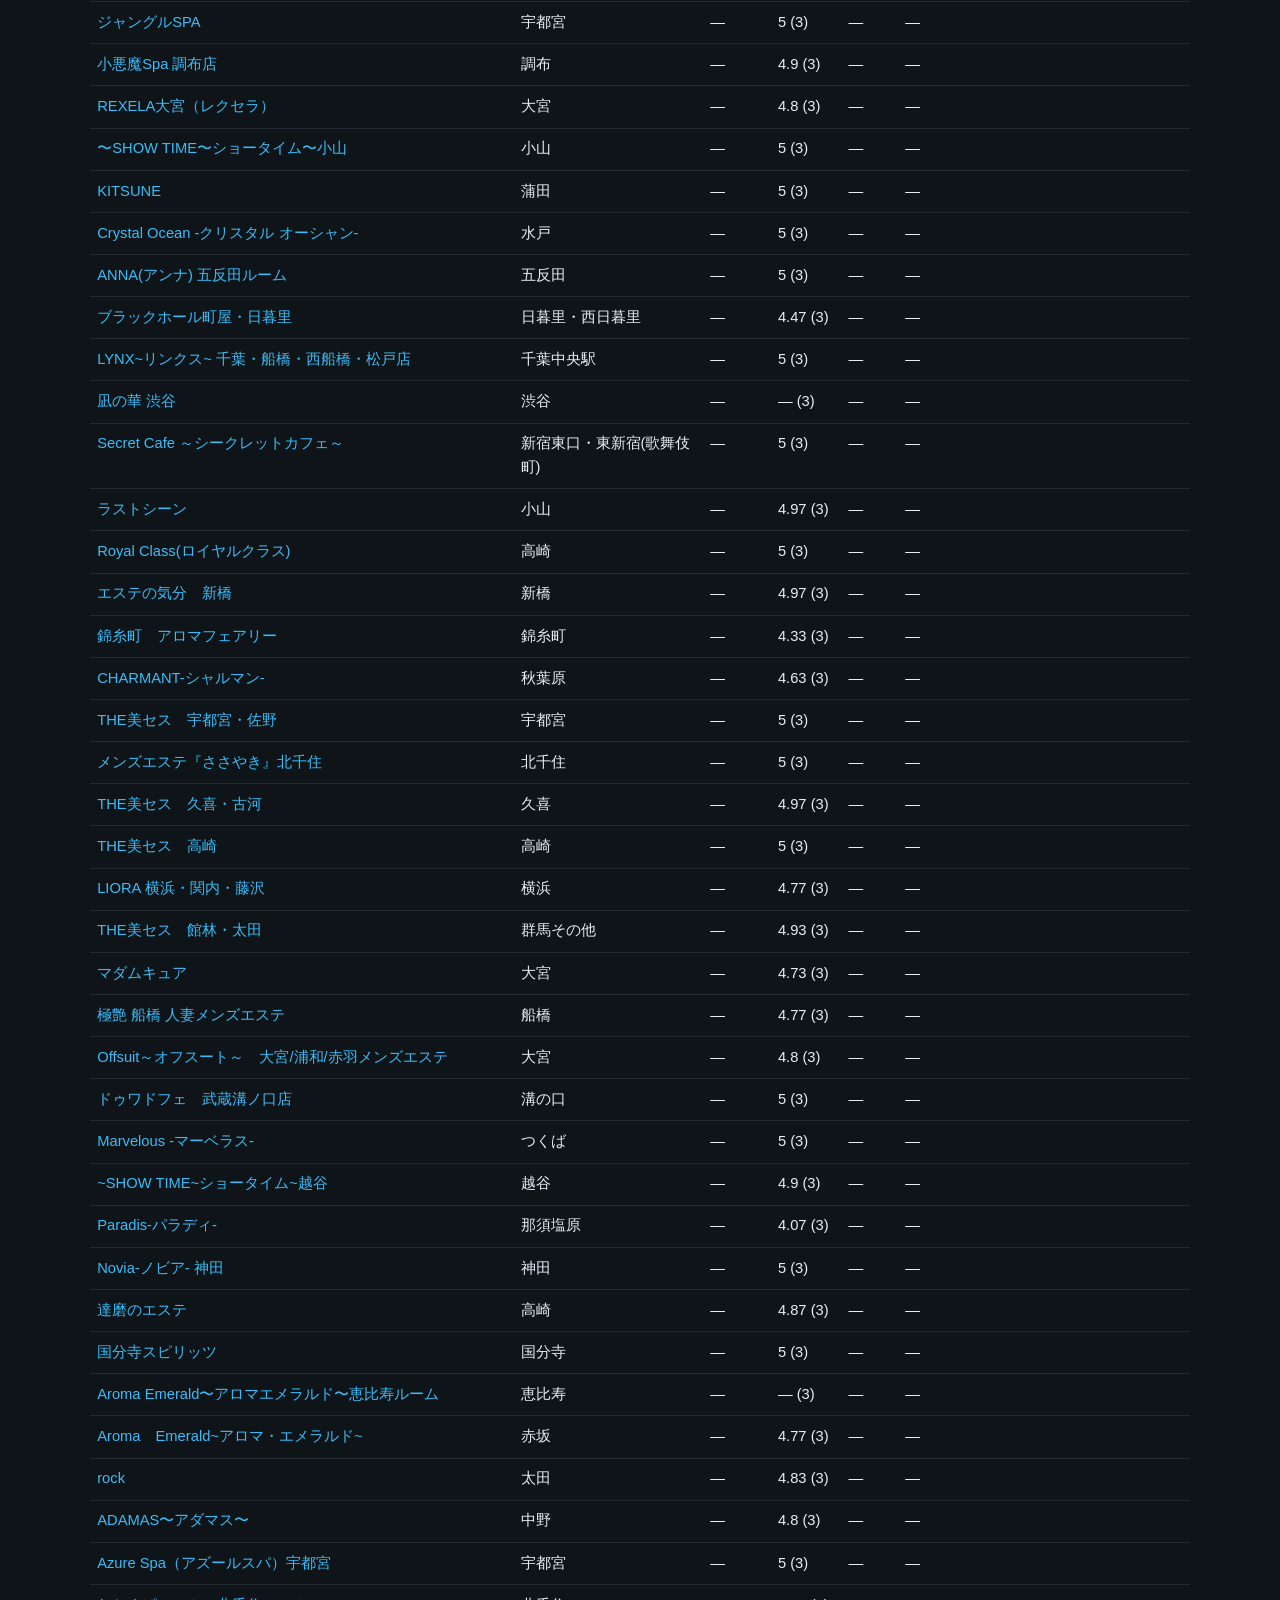
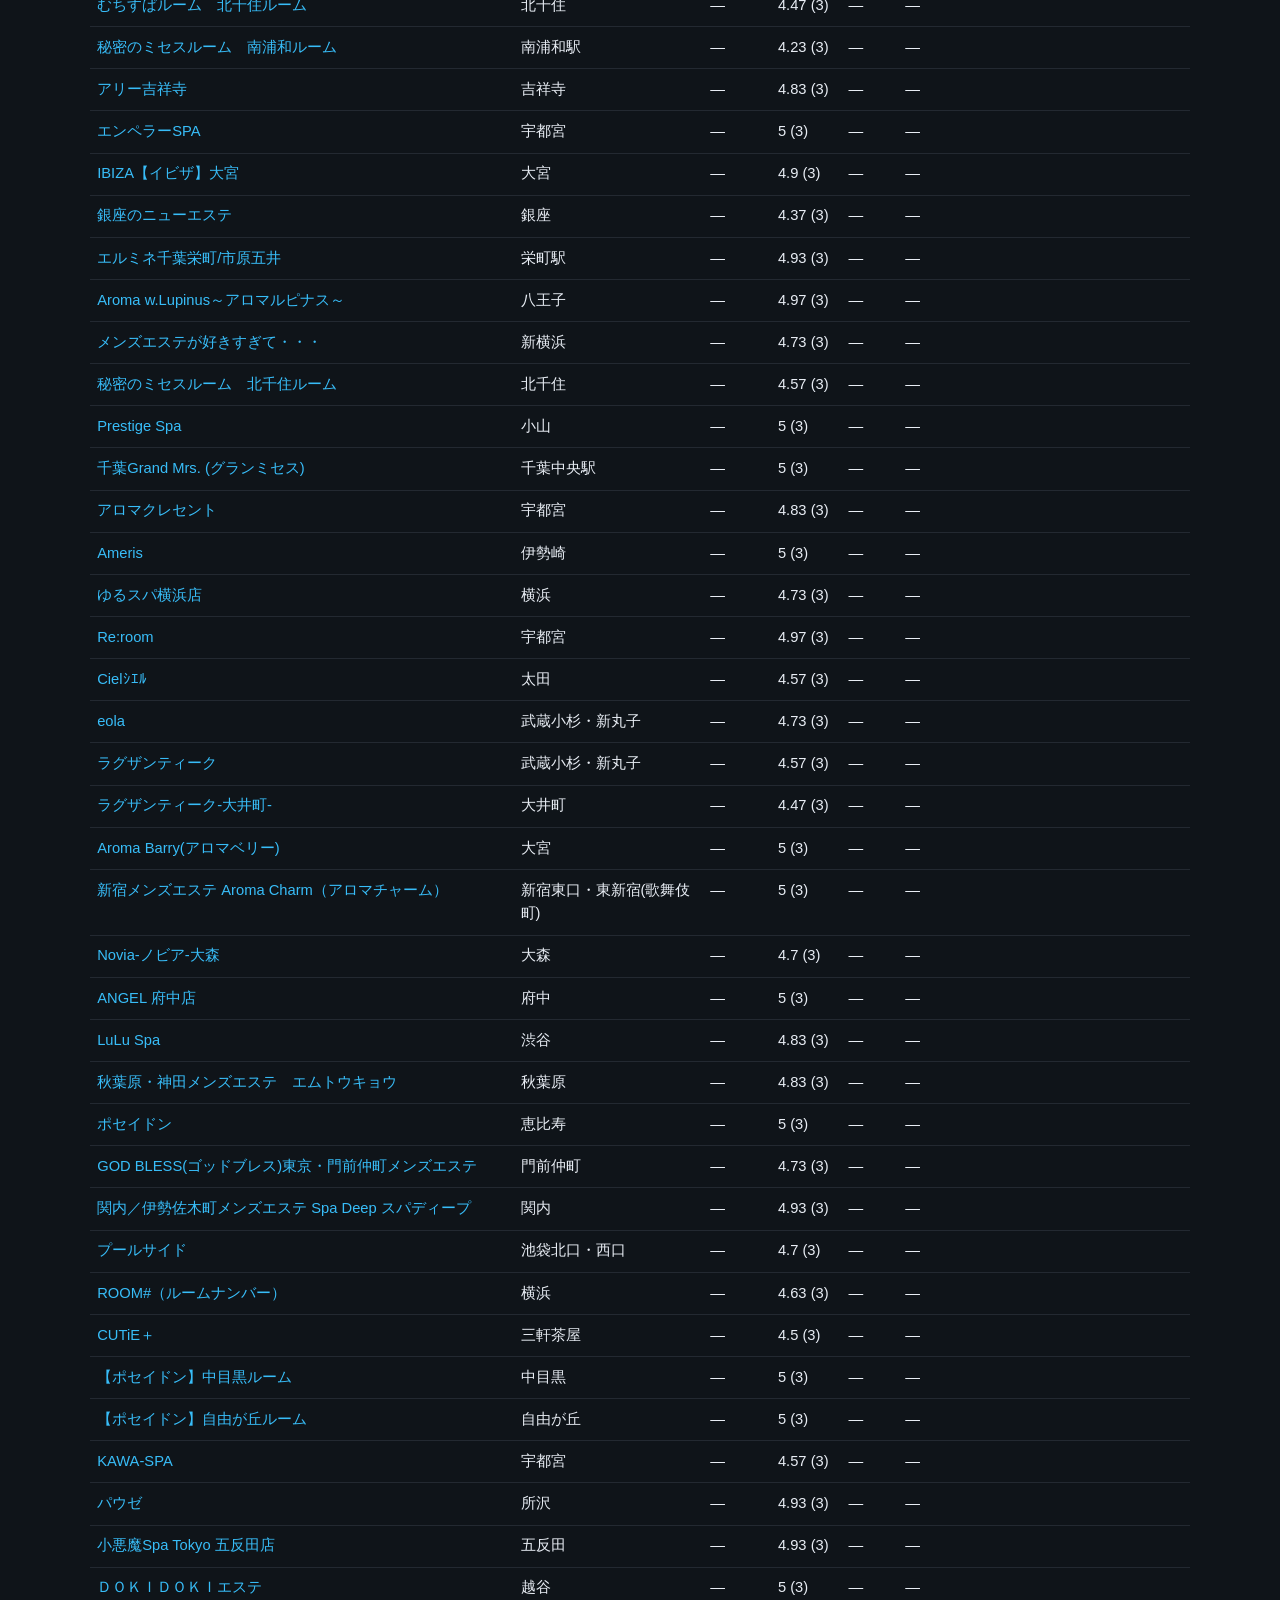
<file: docs/shops.html>
<!DOCTYPE html>
<html lang="ja">
<head>
  <meta charset="UTF-8">
  <meta name="viewport" content="width=device-width, initial-scale=1.0">
  <title>店舗一覧 | este_analystics</title>
  <link rel="stylesheet" href="css/style.css">
</head>
<body>
  <header class="site-header">
    <div class="container header-inner">
      <a class="logo" href="index.html">este_analystics</a>
      <nav class="nav">
        <a href="index.html">概要</a>
        <a href="area.html?region=kanto">東京</a>
        <a href="area.html?region=chubu">名古屋</a>
        <a href="area.html?region=kansai">大阪</a>
        <a href="compare.html">比較</a>
        <a href="reviews.html?region=kanto">口コミ</a>
        <a href="bbs.html?region=kanto">掲示板</a>
        <a href="cross.html?region=kanto">クロス</a>
        <a href="shops.html?region=kanto" data-nav="kanto">店舗</a>
        <a href="guide.html">初めての方</a>
      </nav>
    </div>
  </header>

  <main class="container" id="shops-root">
    <p class="loading">読込中…</p>
  </main>

  <footer class="site-footer">
    <div class="container">
      <p>口コミ・掲示板・ランキング・クーポンのいずれかに登場した店舗のみ掲載。</p>
    </div>
  </footer>

  <script src="js/utils.js"></script>
  <script src="js/render.js"></script>
  <script src="js/shops.js"></script>
</body>
</html>
</file>
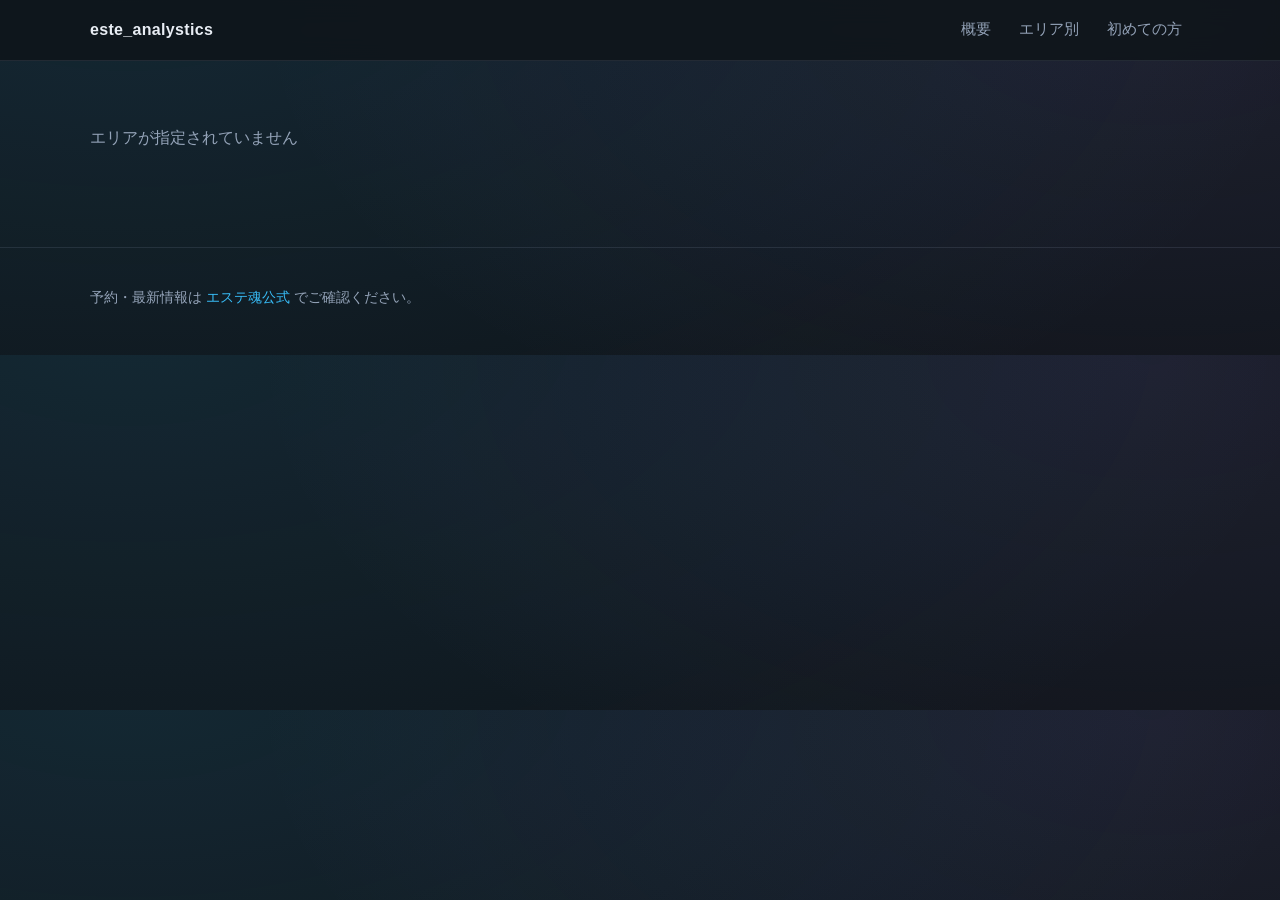
<file: docs/subarea.html>
<!DOCTYPE html>
<html lang="ja">
<head>
  <meta charset="UTF-8">
  <meta name="viewport" content="width=device-width, initial-scale=1.0">
  <title>サブエリア詳細 | este_analystics</title>
  <link rel="stylesheet" href="css/style.css">
</head>
<body>
  <header class="site-header">
    <div class="container header-inner">
      <a class="logo" href="index.html">este_analystics</a>
      <nav class="nav">
        <a href="index.html">概要</a>
        <a href="subareas.html?region=kanto">エリア別</a>
        <a href="guide.html">初めての方</a>
      </nav>
    </div>
  </header>

  <main class="container" id="subarea-root">
    <p class="loading">読込中…</p>
  </main>

  <footer class="site-footer">
    <div class="container">
      <p>予約・最新情報は <a href="https://estama.jp/" target="_blank" rel="noopener">エステ魂公式</a> でご確認ください。</p>
    </div>
  </footer>

  <script src="js/utils.js"></script>
  <script src="js/render.js"></script>
  <script src="js/subarea.js"></script>
</body>
</html>
</file>
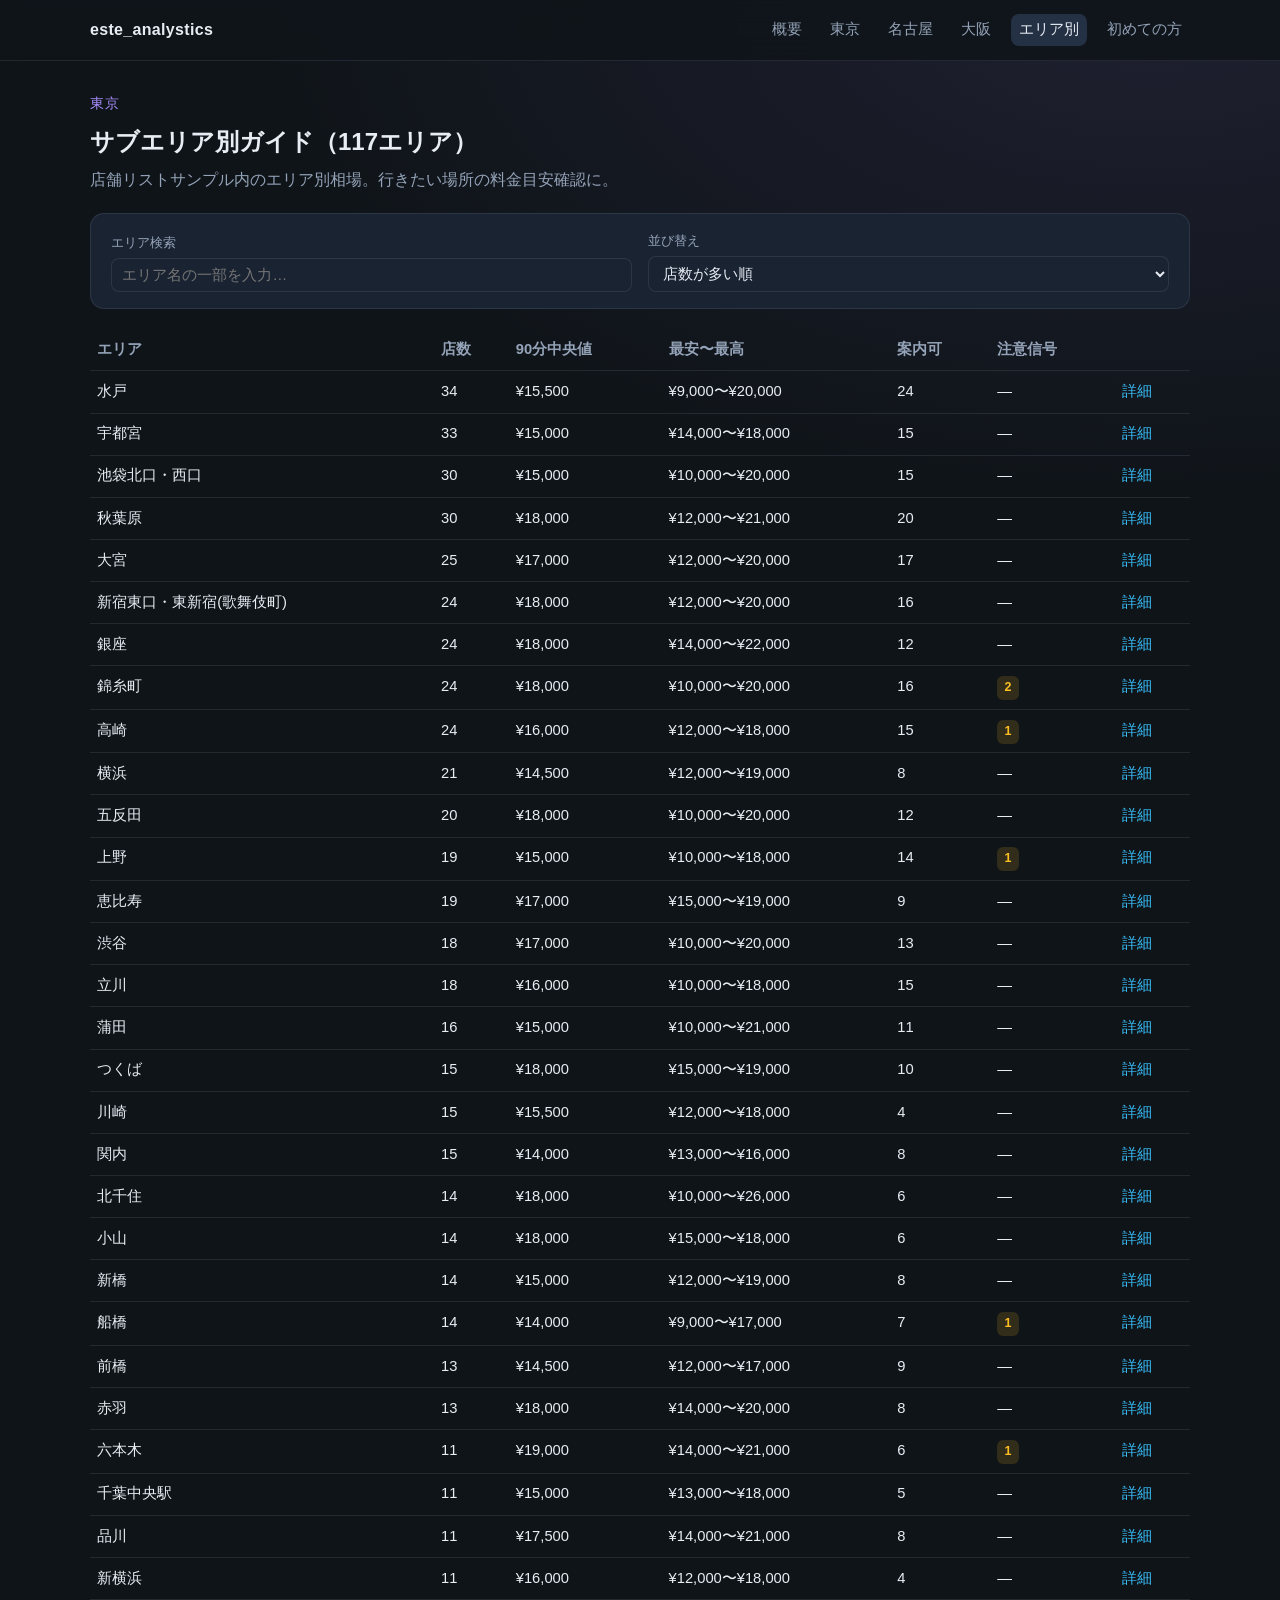
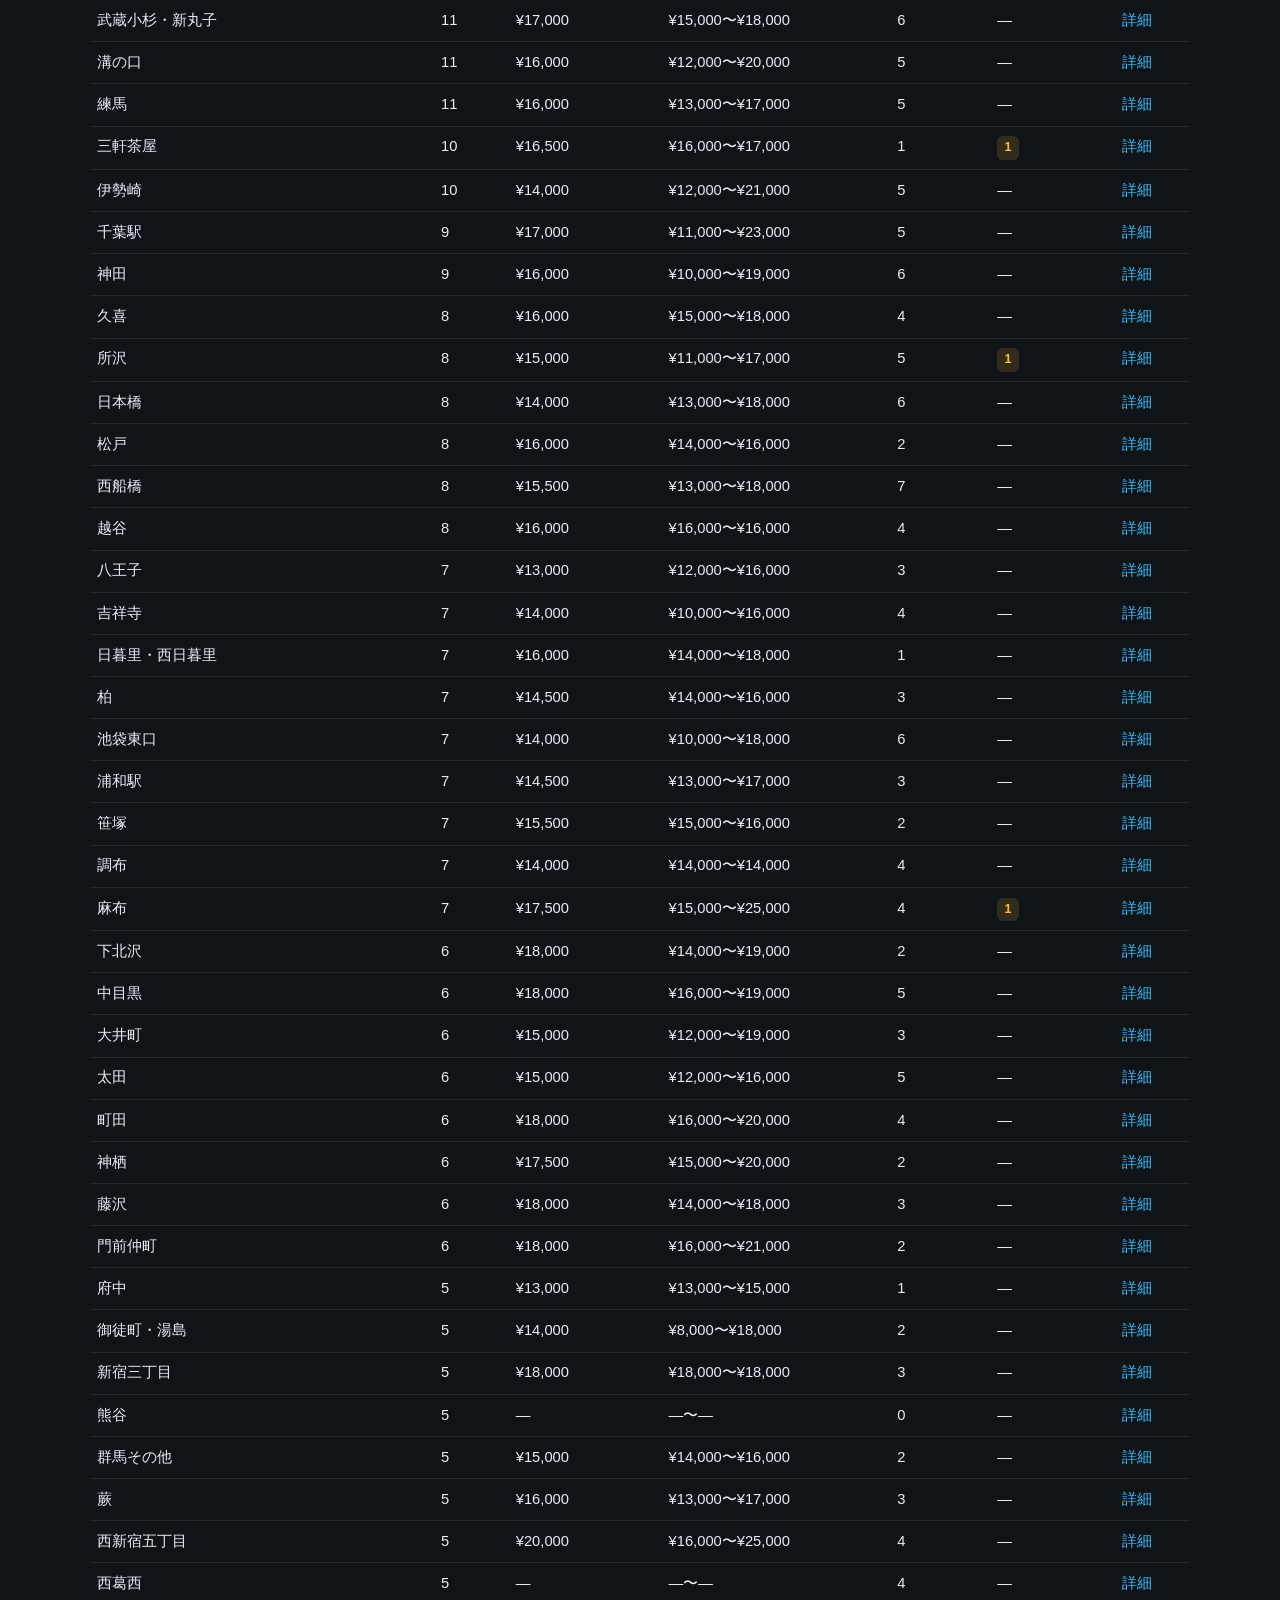
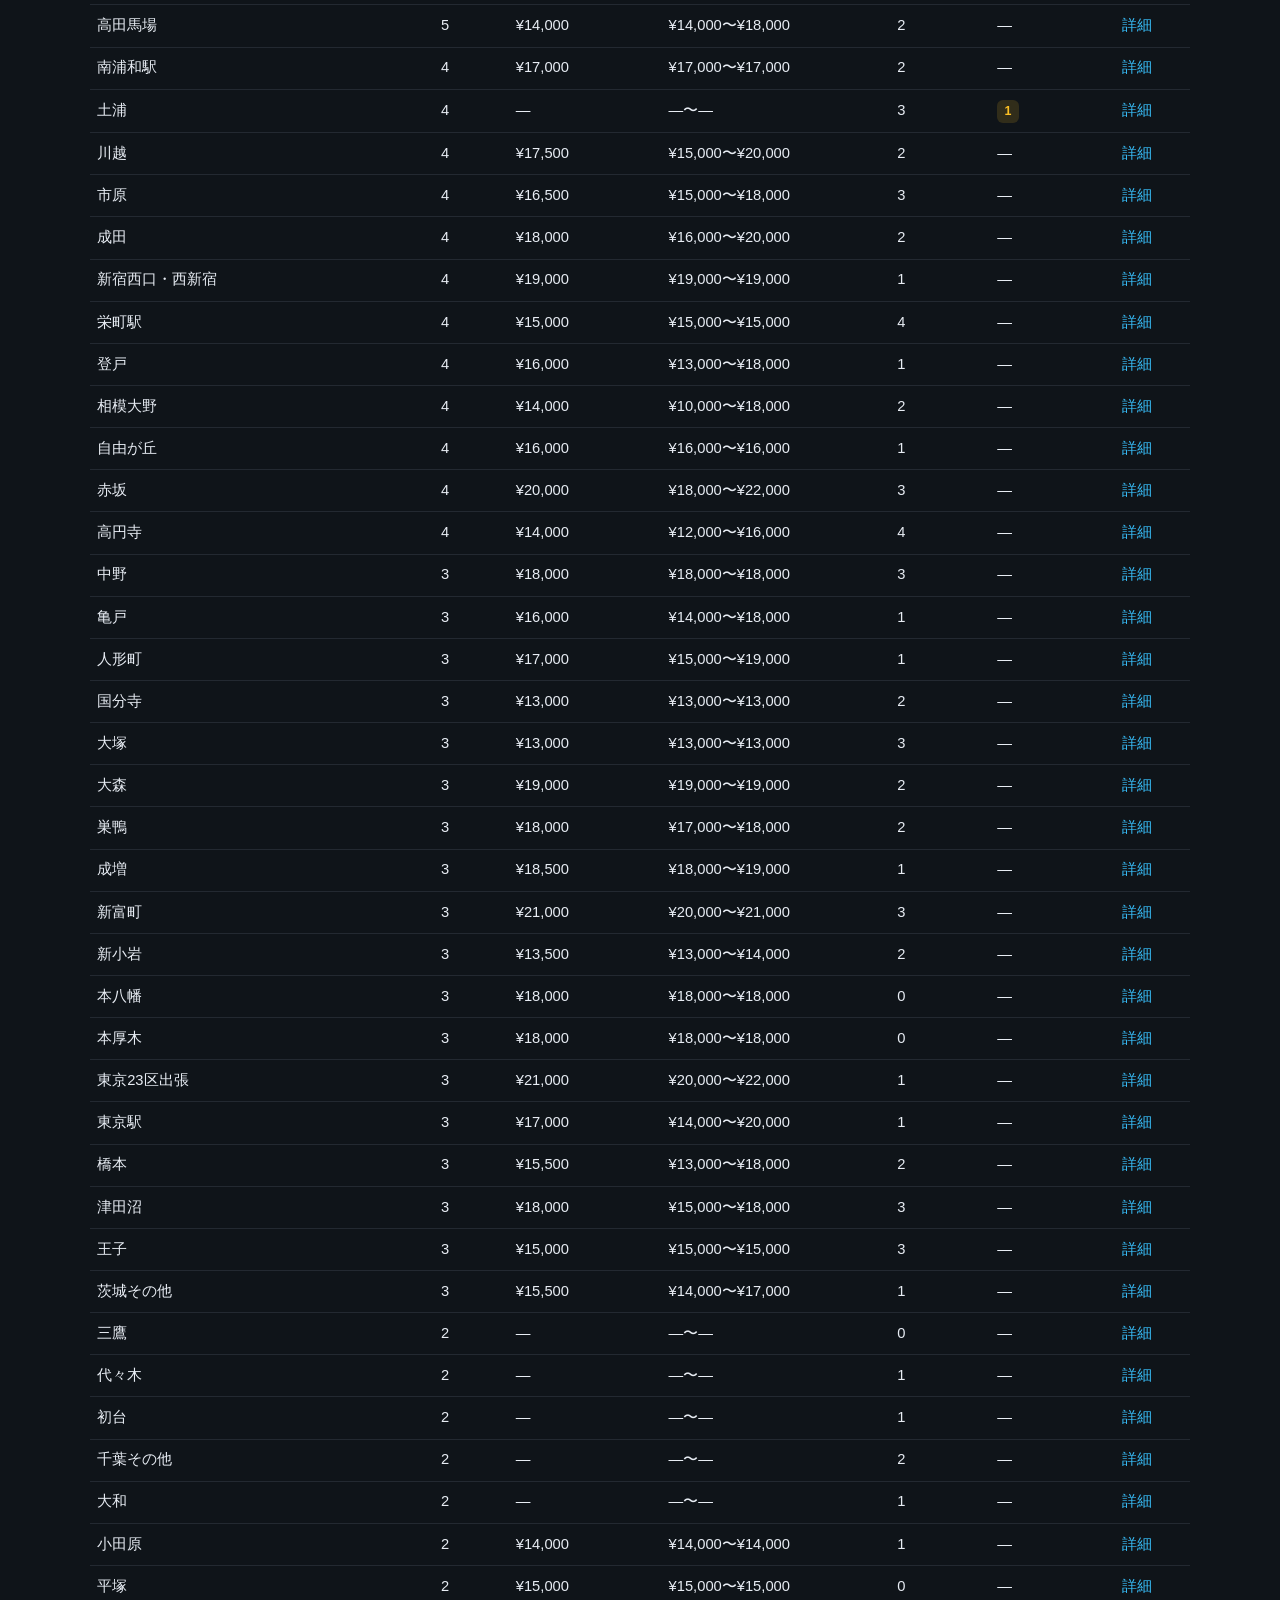
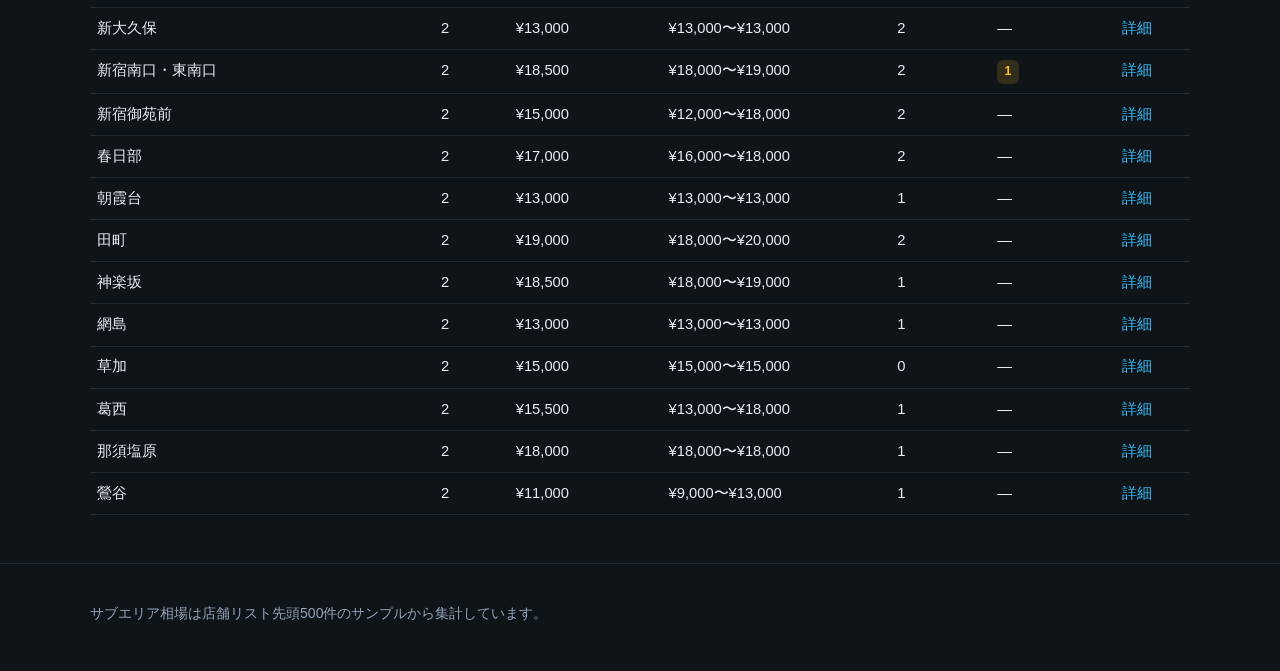
<file: docs/subareas.html>
<!DOCTYPE html>
<html lang="ja">
<head>
  <meta charset="UTF-8">
  <meta name="viewport" content="width=device-width, initial-scale=1.0">
  <title>サブエリア一覧 | este_analystics</title>
  <link rel="stylesheet" href="css/style.css">
</head>
<body>
  <header class="site-header">
    <div class="container header-inner">
      <a class="logo" href="index.html">este_analystics</a>
      <nav class="nav">
        <a href="index.html">概要</a>
        <a href="area.html?region=kanto">東京</a>
        <a href="area.html?region=chubu">名古屋</a>
        <a href="area.html?region=kansai">大阪</a>
        <a href="subareas.html?region=kanto" data-nav="kanto">エリア別</a>
        <a href="guide.html">初めての方</a>
      </nav>
    </div>
  </header>

  <main class="container" id="subareas-root">
    <p class="loading">読込中…</p>
  </main>

  <footer class="site-footer">
    <div class="container">
      <p>サブエリア相場は店舗リスト先頭500件のサンプルから集計しています。</p>
    </div>
  </footer>

  <script src="js/utils.js"></script>
  <script src="js/render.js"></script>
  <script src="js/subareas.js"></script>
</body>
</html>
</file>
<file: docs/css/style.css>
:root {
  --bg: #0f1419;
  --surface: #1a2332;
  --surface2: #243044;
  --text: #e8edf4;
  --muted: #94a3b8;
  --accent: #38bdf8;
  --accent2: #a78bfa;
  --ok: #34d399;
  --warn: #fbbf24;
  --danger: #f87171;
  --border: rgba(148, 163, 184, 0.15);
  --radius: 14px;
  --shadow: 0 10px 40px rgba(0, 0, 0, 0.35);
  font-family: "Segoe UI", "Hiragino Sans", "Yu Gothic UI", sans-serif;
}

* { box-sizing: border-box; }

body {
  margin: 0;
  background: radial-gradient(1200px 600px at 10% -10%, rgba(56, 189, 248, 0.12), transparent),
              radial-gradient(900px 500px at 90% 0%, rgba(167, 139, 250, 0.1), transparent),
              var(--bg);
  color: var(--text);
  line-height: 1.6;
}

a { color: var(--accent); text-decoration: none; }
a:hover { text-decoration: underline; }

.container { width: min(1100px, calc(100% - 2rem)); margin: 0 auto; }

.site-header {
  position: sticky;
  top: 0;
  z-index: 10;
  backdrop-filter: blur(12px);
  background: rgba(15, 20, 25, 0.85);
  border-bottom: 1px solid var(--border);
}

.header-inner {
  display: flex;
  align-items: center;
  justify-content: space-between;
  gap: 1rem;
  padding: 0.9rem 0;
}

.logo {
  font-weight: 700;
  color: var(--text);
  letter-spacing: 0.02em;
}

.nav {
  display: flex;
  flex-wrap: wrap;
  gap: 0.35rem 0.75rem;
}

.nav a {
  color: var(--muted);
  font-size: 0.92rem;
  padding: 0.25rem 0.5rem;
  border-radius: 8px;
}

.nav a.active,
.nav a:hover {
  color: var(--text);
  background: var(--surface2);
  text-decoration: none;
}

.hero { padding: 2.5rem 0 1rem; }
.eyebrow {
  color: var(--accent2);
  font-size: 0.85rem;
  letter-spacing: 0.08em;
  text-transform: uppercase;
  margin: 0 0 0.5rem;
}
.hero h1 {
  font-size: clamp(1.8rem, 4vw, 2.6rem);
  line-height: 1.25;
  margin: 0 0 1rem;
}
.lead { color: var(--muted); max-width: 720px; margin: 0 0 0.75rem; }
.updated { color: var(--muted); font-size: 0.88rem; }

.cards {
  display: grid;
  grid-template-columns: repeat(auto-fit, minmax(260px, 1fr));
  gap: 1rem;
  margin: 1.5rem 0 2rem;
}

.card {
  background: linear-gradient(180deg, var(--surface2), var(--surface));
  border: 1px solid var(--border);
  border-radius: var(--radius);
  padding: 1.25rem;
  box-shadow: var(--shadow);
}

.card h2 { margin: 0 0 0.25rem; font-size: 1.35rem; }
.card .sub { color: var(--muted); font-size: 0.9rem; margin-bottom: 1rem; }
.stat-grid {
  display: grid;
  grid-template-columns: 1fr 1fr;
  gap: 0.75rem;
  margin: 1rem 0;
}
.stat {
  background: rgba(0,0,0,0.18);
  border-radius: 10px;
  padding: 0.65rem 0.75rem;
}
.stat .label { color: var(--muted); font-size: 0.78rem; }
.stat .value { font-size: 1.15rem; font-weight: 700; }

.btn {
  display: inline-block;
  margin-top: 0.5rem;
  padding: 0.55rem 0.9rem;
  border-radius: 10px;
  background: linear-gradient(135deg, var(--accent), #0ea5e9);
  color: #041018;
  font-weight: 600;
  text-decoration: none;
}
.btn:hover { filter: brightness(1.05); text-decoration: none; }

.panel {
  background: var(--surface);
  border: 1px solid var(--border);
  border-radius: var(--radius);
  padding: 1.25rem 1.35rem;
  margin-bottom: 1.25rem;
}
.panel h2 { margin-top: 0; font-size: 1.15rem; }

.chart-bars { display: grid; gap: 0.85rem; }
.bar-row {
  display: grid;
  grid-template-columns: 80px 1fr 90px;
  gap: 0.75rem;
  align-items: center;
}
.bar-label { font-weight: 600; }
.bar-track {
  height: 12px;
  background: rgba(255,255,255,0.06);
  border-radius: 999px;
  overflow: hidden;
}
.bar-fill {
  height: 100%;
  border-radius: 999px;
  background: linear-gradient(90deg, var(--accent), var(--accent2));
}
.bar-value { text-align: right; color: var(--muted); font-size: 0.9rem; }

.tips-grid {
  display: grid;
  grid-template-columns: repeat(auto-fit, minmax(220px, 1fr));
  gap: 1rem;
}
.tip {
  background: rgba(0,0,0,0.15);
  border-radius: 12px;
  padding: 1rem;
}
.tip h3 { margin: 0 0 0.35rem; font-size: 1rem; }
.tip p { margin: 0; color: var(--muted); font-size: 0.92rem; }

.site-footer {
  margin-top: 3rem;
  padding: 1.5rem 0 2rem;
  border-top: 1px solid var(--border);
  color: var(--muted);
  font-size: 0.88rem;
}

.area-header { padding: 2rem 0 0.5rem; }
.area-header h1 { margin: 0 0 0.35rem; }
.meta-row {
  display: flex;
  flex-wrap: wrap;
  gap: 0.5rem 1rem;
  color: var(--muted);
  font-size: 0.9rem;
  margin-bottom: 1rem;
}
.meta-row a { color: var(--accent); }

.grid-2 {
  display: grid;
  grid-template-columns: repeat(auto-fit, minmax(280px, 1fr));
  gap: 1rem;
}

table {
  width: 100%;
  border-collapse: collapse;
  font-size: 0.92rem;
}
th, td {
  padding: 0.55rem 0.45rem;
  border-bottom: 1px solid var(--border);
  text-align: left;
  vertical-align: top;
}
th { color: var(--muted); font-weight: 600; }

.trend-up { color: var(--ok); font-size: 0.82rem; }
.trend-down { color: var(--danger); font-size: 0.82rem; }
.trend-same { color: var(--muted); font-size: 0.82rem; }

.tag {
  display: inline-block;
  padding: 0.15rem 0.45rem;
  border-radius: 999px;
  background: rgba(56, 189, 248, 0.15);
  color: var(--accent);
  font-size: 0.78rem;
}

.coupon-list { display: grid; gap: 0.75rem; }
.coupon-item {
  padding: 0.85rem;
  border-radius: 12px;
  background: rgba(0,0,0,0.18);
  border: 1px solid var(--border);
}
.coupon-item h3 { margin: 0 0 0.35rem; font-size: 0.98rem; }
.coupon-item p { margin: 0.25rem 0; color: var(--muted); font-size: 0.88rem; }

.loading, .error { padding: 3rem 0; color: var(--muted); }

.prose h1 { margin-top: 2rem; }
.prose ul { padding-left: 1.2rem; }
.prose li { margin: 0.35rem 0; }

.section-note {
  color: var(--muted);
  font-size: 0.88rem;
  margin: -0.25rem 0 1rem;
}

.table-scroll { overflow-x: auto; }

.stat-banner {
  display: grid;
  grid-template-columns: repeat(auto-fit, minmax(130px, 1fr));
  gap: 0.75rem;
  margin-bottom: 1.25rem;
}

.stat-banner .stat {
  background: var(--surface);
  border: 1px solid var(--border);
  border-radius: 12px;
  padding: 0.85rem;
  text-align: center;
}

.stat-banner .value { font-size: 1.25rem; }

.bar-fill-alt {
  background: linear-gradient(90deg, var(--accent2), #c084fc);
}

.type-group { margin-bottom: 1rem; }
.type-group h3 {
  font-size: 0.92rem;
  color: var(--muted);
  margin: 0 0 0.5rem;
}

.discount-badge {
  display: inline-block;
  padding: 0.15rem 0.55rem;
  border-radius: 8px;
  background: rgba(52, 211, 153, 0.18);
  color: var(--ok);
  font-weight: 700;
  font-size: 0.85rem;
}

.coupon-head {
  display: flex;
  flex-wrap: wrap;
  gap: 0.4rem;
  margin-bottom: 0.35rem;
}

.tag-muted {
  background: rgba(148, 163, 184, 0.12);
  color: var(--muted);
}

.tabs {
  display: flex;
  flex-wrap: wrap;
  gap: 0.4rem;
  margin-bottom: 1rem;
}

.tab-btn {
  border: 1px solid var(--border);
  background: rgba(0,0,0,0.15);
  color: var(--muted);
  border-radius: 999px;
  padding: 0.35rem 0.75rem;
  cursor: pointer;
  font-size: 0.85rem;
}

.tab-btn.active {
  background: rgba(56, 189, 248, 0.15);
  color: var(--accent);
  border-color: rgba(56, 189, 248, 0.35);
}

.tab-panel { display: none; }
.tab-panel.active { display: block; }

.muted { color: var(--muted); }

small { color: var(--muted); font-size: 0.78rem; }

.warn-badge {
  display: inline-block;
  padding: 0.12rem 0.45rem;
  border-radius: 6px;
  background: rgba(251, 191, 36, 0.15);
  color: var(--warn);
  font-size: 0.78rem;
  font-weight: 600;
}

.rating-badge {
  display: inline-block;
  padding: 0.12rem 0.45rem;
  border-radius: 6px;
  background: rgba(217, 179, 75, 0.2);
  color: #f0d080;
  font-weight: 700;
  font-size: 0.82rem;
}

.flagged-list { display: grid; gap: 0.85rem; }

.flagged-item {
  padding: 1rem;
  border-radius: 12px;
  border: 1px solid rgba(251, 191, 36, 0.25);
  background: rgba(251, 191, 36, 0.05);
}

.flagged-head {
  display: flex;
  flex-wrap: wrap;
  gap: 0.35rem;
  margin-bottom: 0.4rem;
}

.flagged-item h3 { margin: 0 0 0.35rem; font-size: 1rem; }

.reason-list {
  margin: 0.5rem 0;
  padding-left: 1.1rem;
  color: var(--warn);
  font-size: 0.88rem;
}

.trust-notes {
  margin-top: 1rem;
  padding: 0.85rem 1rem;
  border-radius: 10px;
  background: rgba(251, 191, 36, 0.08);
  border: 1px solid rgba(251, 191, 36, 0.2);
  font-size: 0.9rem;
}

.trust-notes p { margin: 0.35rem 0; }

.reason-guide { padding-left: 1.2rem; }
.reason-guide li { margin: 0.5rem 0; }

.review-panel { border-color: rgba(251, 191, 36, 0.2); }

.stats-panel {
  border-color: rgba(56, 189, 248, 0.25);
  background: linear-gradient(180deg, rgba(56, 189, 248, 0.04), var(--surface));
}

.stats-panel h3 {
  font-size: 0.95rem;
  color: var(--accent);
  margin: 1.25rem 0 0.5rem;
}

.stats-panel h3:first-of-type { margin-top: 0.5rem; }

.stats-table th { font-size: 0.82rem; }
.stats-table td { font-size: 0.88rem; }

.stat-detail {
  color: var(--muted);
  font-size: 0.88rem;
  margin: 0.35rem 0 0.75rem;
}

.four-col {
  grid-template-columns: repeat(auto-fit, minmax(120px, 1fr));
}

.sig-yes {
  color: var(--warn);
  font-weight: 600;
  font-size: 0.82rem;
}

.sig-no {
  color: var(--muted);
  font-size: 0.82rem;
}

.shop-filters { padding: 1rem 1.25rem; }

.filter-row {
  display: flex;
  flex-wrap: wrap;
  gap: 1rem;
  align-items: flex-end;
}

.filter-field {
  display: flex;
  flex-direction: column;
  gap: 0.35rem;
  min-width: 160px;
  flex: 1;
}

.filter-field span {
  font-size: 0.82rem;
  color: var(--muted);
}

.filter-field input,
.filter-field select {
  background: var(--surface);
  border: 1px solid var(--border);
  color: var(--text);
  border-radius: 8px;
  padding: 0.5rem 0.65rem;
  font-size: 0.92rem;
}

.history-charts { margin: 1rem 0 1.25rem; }

.grid-3 {
  display: grid;
  grid-template-columns: repeat(auto-fit, minmax(180px, 1fr));
  gap: 1rem;
  margin-bottom: 1rem;
}

.history-chart {
  background: rgba(255, 255, 255, 0.02);
  border: 1px solid var(--border);
  border-radius: 10px;
  padding: 0.85rem 1rem;
}

.history-chart h3 {
  font-size: 0.88rem;
  margin: 0 0 0.65rem;
  color: var(--muted);
}

.sparkline {
  display: flex;
  align-items: flex-end;
  gap: 4px;
  height: 72px;
}

.spark-bar {
  flex: 1;
  min-width: 6px;
  background: linear-gradient(180deg, var(--accent), rgba(56, 189, 248, 0.35));
  border-radius: 3px 3px 0 0;
}

.spark-labels {
  display: flex;
  justify-content: space-between;
  font-size: 0.75rem;
  color: var(--muted);
  margin-top: 0.35rem;
}

.bar-fill--warn {
  background: linear-gradient(90deg, rgba(251, 191, 36, 0.5), var(--warn));
}

.panel-inner {
  margin-top: 0.5rem;
  padding-top: 0.75rem;
  border-top: 1px solid var(--border);
}

.panel-inner h3 {
  font-size: 0.92rem;
  margin: 0 0 0.65rem;
}

.featured-block { margin-bottom: 1.25rem; }

.featured-block h3 {
  font-size: 1rem;
  margin: 0 0 0.5rem;
}

.featured-cards {
  display: flex;
  flex-wrap: wrap;
  gap: 0.65rem;
  margin-bottom: 0.35rem;
}

.featured-card {
  display: flex;
  flex-direction: column;
  gap: 0.2rem;
  padding: 0.65rem 0.85rem;
  background: rgba(255, 255, 255, 0.03);
  border: 1px solid var(--border);
  border-radius: 10px;
  min-width: 120px;
  text-decoration: none;
  color: inherit;
  font-size: 0.88rem;
}

.featured-card:hover {
  border-color: var(--accent);
}

.featured-card strong { font-size: 0.95rem; }

.featured-card span { color: var(--muted); }

.digest-panel h3 {
  font-size: 1rem;
  margin: 0 0 0.35rem;
}

@media (max-width: 640px) {
  .bar-row { grid-template-columns: 60px 1fr 72px; }
  .header-inner { flex-direction: column; align-items: flex-start; }
}
</file>
